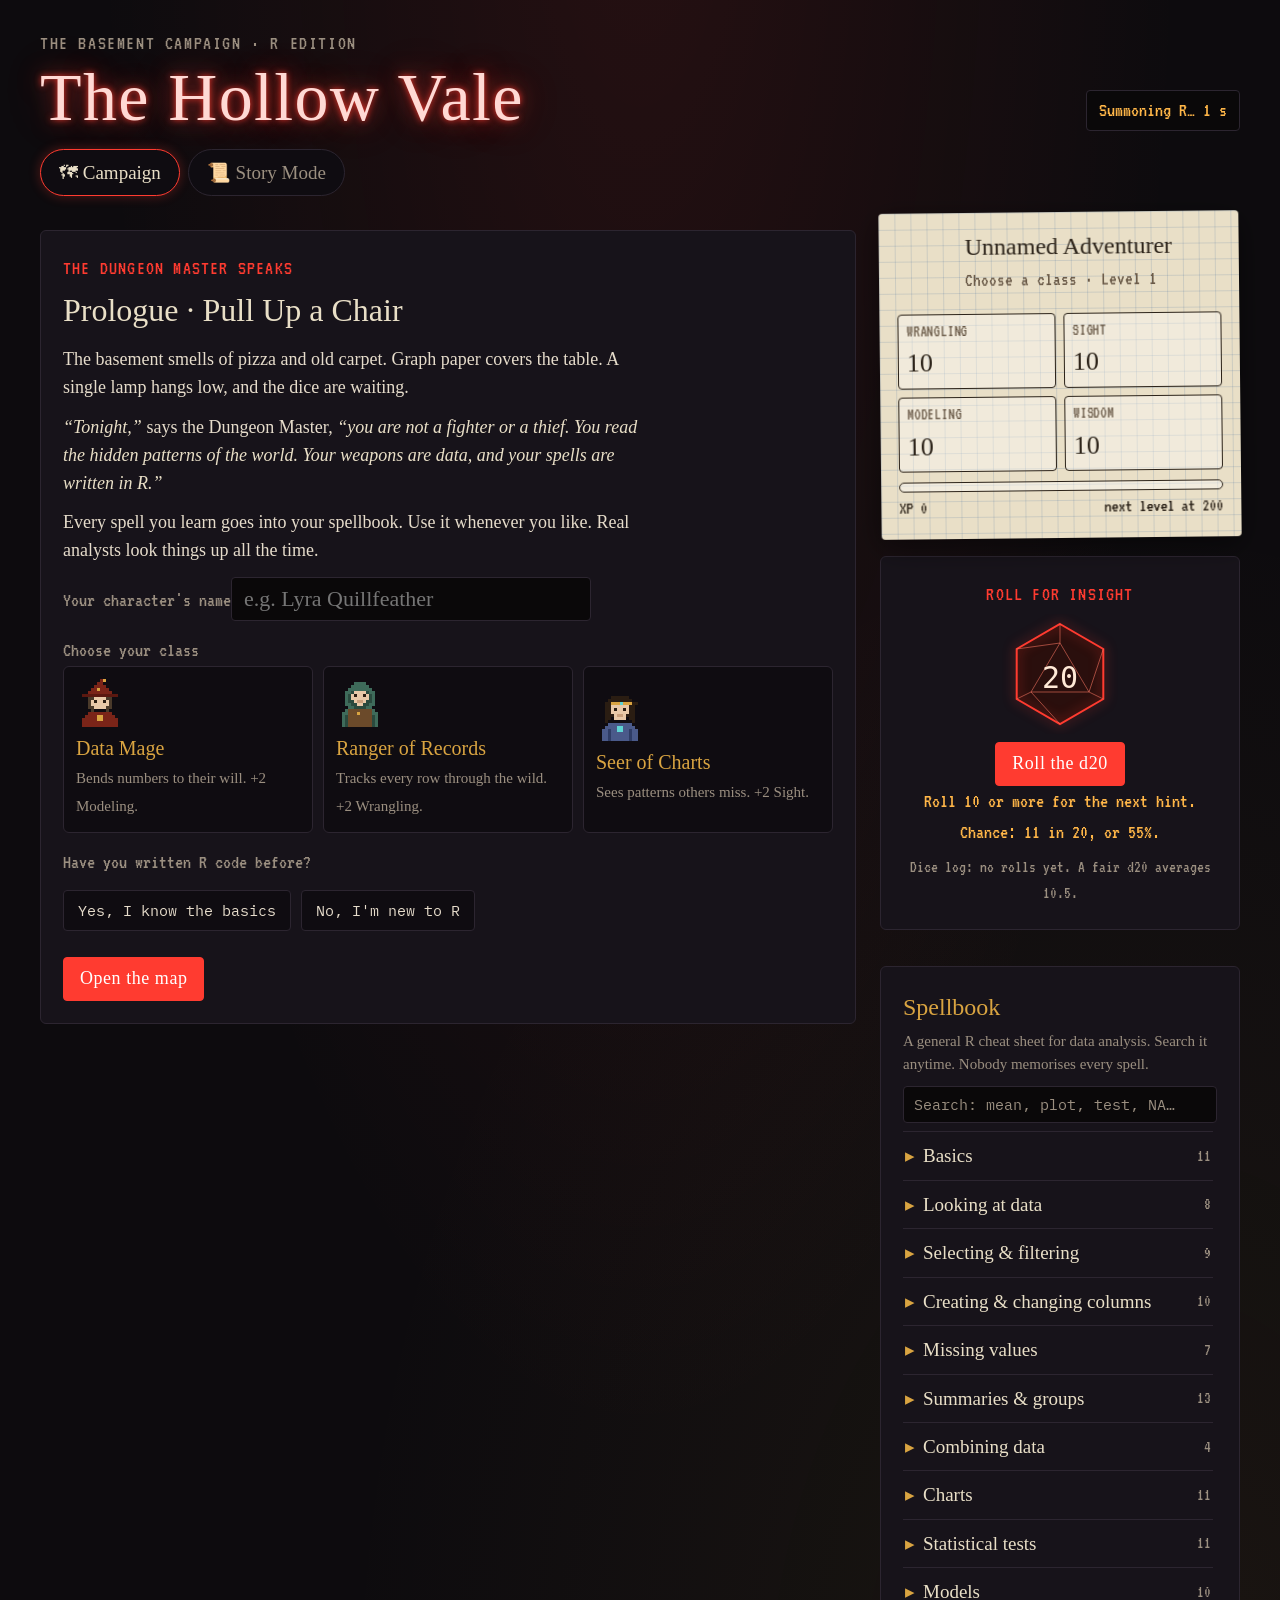
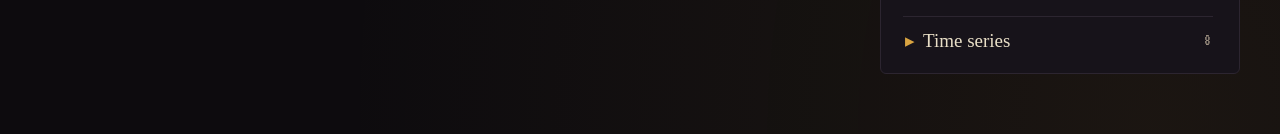
<file: index.html>
<!DOCTYPE html>
<html lang="en">
<head>
<meta charset="utf-8">
<meta name="viewport" content="width=device-width, initial-scale=1">
<title>The Hollow Vale</title>
<meta name="theme-color" content="#0d0b0e">
<meta name="description" content="Learn data analysis in R through a fantasy tabletop campaign.">
<link rel="manifest" href="manifest.webmanifest">
<link rel="icon" type="image/png" sizes="192x192" href="icons/icon-192.png">
<link rel="apple-touch-icon" href="icons/apple-touch-icon.png">
<meta name="apple-mobile-web-app-capable" content="yes">
<meta name="mobile-web-app-capable" content="yes">
<meta name="apple-mobile-web-app-status-bar-style" content="black-translucent">
<meta name="apple-mobile-web-app-title" content="Hollow Vale">
<link rel="preconnect" href="https://fonts.googleapis.com">
<link rel="preconnect" href="https://fonts.gstatic.com" crossorigin>
<link href="https://fonts.googleapis.com/css2?family=IM+Fell+English+SC&family=IM+Fell+English:ital@0;1&family=VT323&family=IBM+Plex+Mono:wght@400;600&display=swap" rel="stylesheet">
<style>
:root {
  /* One visual world: a 1983 basement table. Wood-dark, candle-gold, neon-red title, amber terminal. */
  --bg: #0d0b0e;
  --panel: #17131a;
  --paper: #e9dfc7;
  --ink: #e6dccb;
  --muted: #9b8f80;
  --neon: #ff3b30;
  --gold: #d9a441;
  --amber: #ffb648;
  --line: #2c2530;
  --good: #7fc97f;
  --bad: #ff6b5e;
  --display: "IM Fell English SC", "Iowan Old Style", Georgia, serif;
  --body: "IM Fell English", "Iowan Old Style", Georgia, serif;
  --term: "VT323", "Courier New", monospace;
  --code: "IBM Plex Mono", ui-monospace, Menlo, monospace;
  /* Layout: story column on the left, character sheet + spellbook pinned on the right. */
  color-scheme: dark;
}
* { box-sizing: border-box; }
html, body { margin: 0; background: var(--bg); color: var(--ink); }
body {
  font-family: var(--body);
  font-size: 18px;
  line-height: 1.55;
  background:
    radial-gradient(ellipse at 50% -10%, rgba(255,59,48,.10), transparent 60%),
    radial-gradient(ellipse at 90% 100%, rgba(217,164,65,.07), transparent 50%),
    var(--bg);
  min-height: 100vh;
}
button { font: inherit; cursor: pointer; }
:focus-visible { outline: 2px solid var(--gold); outline-offset: 2px; }

header {
  padding: 28px 20px 18px;
  text-align: left;
  max-width: 1240px; margin: 0 auto;
  display: flex; flex-wrap: wrap; align-items: flex-end; justify-content: space-between; gap: 12px;
}
.eyebrow { font-family: var(--term); color: var(--muted); font-size: 20px; letter-spacing: .08em; }
h1 {
  font-family: var(--display);
  font-weight: 400;
  font-size: clamp(38px, 6vw, 68px);
  line-height: 1;
  margin: 4px 0 0;
  color: #ffd9d4;
  letter-spacing: .02em;
  text-shadow: 0 0 6px rgba(255,59,48,.9), 0 0 22px rgba(255,59,48,.55), 0 0 48px rgba(255,59,48,.3);
  text-wrap: balance;
}
.status {
  font-family: var(--term); font-size: 20px; color: var(--amber);
  border: 1px solid var(--line); padding: 4px 12px; border-radius: 4px; background: #0a0809;
}
.status.ready { color: var(--good); }

main {
  max-width: 1240px; margin: 0 auto; padding: 0 20px 60px;
  display: grid; grid-template-columns: minmax(0, 1fr) 360px; gap: 24px; align-items: start;
}
@media (max-width: 900px) { main { grid-template-columns: 1fr; } }

/* Quest track */
.track { display: flex; gap: 6px; flex-wrap: wrap; margin-bottom: 18px; }
.track span {
  font-family: var(--term); font-size: 18px; padding: 2px 10px; border-radius: 3px;
  border: 1px solid var(--line); color: var(--muted);
}
.track span.done { color: var(--gold); border-color: #5a4520; }
.track span.now { color: #fff; border-color: var(--neon); box-shadow: 0 0 10px rgba(255,59,48,.35); }

.card { background: var(--panel); border: 1px solid var(--line); border-radius: 6px; padding: 22px; }
.card + .card { margin-top: 18px; }

.dm-label { font-family: var(--term); color: var(--neon); font-size: 20px; letter-spacing: .06em; }
.chapter { font-family: var(--display); font-size: 32px; margin: 2px 0 10px; color: var(--paper); font-weight: 400; text-wrap: balance; }
.narration p { margin: 0 0 12px; max-width: 66ch; }
.narration em { color: var(--paper); }
.task {
  border-left: 3px solid var(--gold); padding: 10px 14px; margin: 14px 0 4px;
  background: rgba(217,164,65,.06); max-width: 70ch;
}
.task b { font-family: var(--display); font-weight: 400; color: var(--gold); letter-spacing: .03em; }
code, .inline { font-family: var(--code); font-size: 15px; background: #0a0809; padding: 1px 5px; border-radius: 3px; color: var(--amber); }

/* Enemy */
.enemy { display: flex; gap: 16px; align-items: center; border: 1px dashed #5a2522; border-radius: 6px; padding: 12px 14px; margin: 14px 0; background: rgba(255,59,48,.04); }
.enemy canvas { flex: none; }
.enemy-name { font-family: var(--display); font-size: 22px; color: var(--bad); }
.hp { height: 10px; background: #2a1414; border-radius: 5px; overflow: hidden; margin-top: 6px; width: 220px; max-width: 100%; }
.hp > div { height: 100%; background: linear-gradient(90deg, #a51f17, var(--neon)); transition: width .8s ease; }
.enemy small { font-family: var(--term); color: var(--muted); font-size: 18px; }

/* Predict */
.choices { display: flex; flex-wrap: wrap; gap: 10px; margin: 12px 0; }
.choice {
  background: #0f0c11; color: var(--ink); border: 1px solid var(--line); border-radius: 4px;
  padding: 8px 14px; font-family: var(--code); font-size: 15px;
}
.choice:hover { border-color: var(--gold); }
.choice.picked { border-color: var(--gold); color: var(--gold); }

/* Editor */
.editor-wrap { margin-top: 14px; border: 1px solid var(--line); border-radius: 6px; overflow: hidden; background: #08070a; }
.editor-bar { display: flex; justify-content: space-between; align-items: center; padding: 6px 10px; border-bottom: 1px solid var(--line); font-family: var(--term); font-size: 18px; color: var(--muted); gap: 8px; flex-wrap: wrap; }
textarea#code {
  width: 100%; min-height: 170px; resize: vertical; border: 0; outline: none;
  background: #08070a; color: #f3e9d6; font-family: var(--code); font-size: 15px; line-height: 1.6;
  padding: 12px 14px; tab-size: 4;
}
.actions { display: flex; gap: 10px; flex-wrap: wrap; padding: 10px; border-top: 1px solid var(--line); }
.btn {
  border: 1px solid var(--gold); color: var(--bg); background: var(--gold);
  padding: 7px 16px; border-radius: 4px; font-family: var(--display); font-size: 18px; letter-spacing: .03em;
}
.btn:hover { filter: brightness(1.1); }
.btn:disabled { opacity: .45; cursor: not-allowed; }
.btn.ghost { background: transparent; color: var(--gold); }
.btn.red { background: var(--neon); border-color: var(--neon); color: #fff; }
pre.out {
  margin: 0; padding: 12px 14px; border-top: 1px solid var(--line); background: #050405;
  font-family: var(--term); font-size: 19px; line-height: 1.25; color: var(--amber);
  white-space: pre; overflow-x: auto; max-height: 320px; overflow-y: auto; min-height: 44px;
}
pre.out.err { white-space: pre-wrap; }
@media (max-width: 500px) { pre.out { font-size: 16px; } textarea#code { font-size: 14px; } }
pre.out.err { color: var(--bad); }
.verdict { margin-top: 12px; padding: 12px 14px; border-radius: 6px; font-size: 17px; display: none; }
.verdict.show { display: block; }
.verdict.ok { border: 1px solid #3b5f3b; background: rgba(127,201,127,.08); }
.verdict.no { border: 1px solid #6a2a25; background: rgba(255,107,94,.07); }
.lesson { margin-top: 10px; font-size: 16px; color: var(--muted); }
.lesson b { color: var(--paper); font-weight: 400; font-family: var(--display); }

/* Character creation */
.create { display: grid; gap: 14px; margin-top: 10px; }
.create label { font-family: var(--term); font-size: 20px; color: var(--muted); }
.create input {
  width: 100%; max-width: 360px; background: #0a0809; border: 1px solid var(--line); color: var(--paper);
  font-family: var(--display); font-size: 22px; padding: 8px 12px; border-radius: 4px;
}
.classes { display: grid; grid-template-columns: repeat(auto-fit, minmax(170px, 1fr)); gap: 10px; }
.cls { text-align: left; background: #0f0c11; color: var(--ink); border: 1px solid var(--line); border-radius: 6px; padding: 12px; }
.cls:hover { border-color: #6b5530; }
.cls.picked { border-color: var(--gold); box-shadow: 0 0 0 1px var(--gold) inset; }
.cls strong { display: block; font-family: var(--display); font-weight: 400; font-size: 20px; color: var(--gold); }
.cls span { font-size: 15px; color: var(--muted); }

/* Sidebar */
aside { position: sticky; top: 16px; display: grid; gap: 18px; }
@media (max-width: 900px) { aside { position: static; } }
.sheet {
  background-color: var(--paper); color: #2b2218;
  background-image:
    linear-gradient(rgba(70,110,160,.18) 1px, transparent 1px),
    linear-gradient(90deg, rgba(70,110,160,.18) 1px, transparent 1px);
  background-size: 16px 16px;
  border-radius: 4px; padding: 16px 18px; box-shadow: 0 8px 30px rgba(0,0,0,.5);
  transform: rotate(-.6deg);
}
.sheet h3 { margin: 0; font-family: var(--display); font-weight: 400; font-size: 24px; }
.sheet .sub { font-family: var(--term); font-size: 19px; color: #6a5a48; margin-bottom: 8px; }
.stats { display: grid; grid-template-columns: repeat(2, 1fr); gap: 8px; margin: 10px 0; }
.stat { border: 1.5px solid #2b2218; border-radius: 4px; padding: 4px 8px; background: rgba(255,255,255,.35); }
.stat small { display: block; font-family: var(--term); font-size: 16px; color: #6a5a48; text-transform: uppercase; letter-spacing: .05em; }
.stat b { font-family: var(--display); font-weight: 400; font-size: 26px; font-variant-numeric: tabular-nums; }
.xpbar { height: 10px; border: 1.5px solid #2b2218; border-radius: 5px; overflow: hidden; background: rgba(255,255,255,.4); }
.xpbar > div { height: 100%; background: #8a2a1e; transition: width .6s ease; }
.xptext { font-family: var(--term); font-size: 18px; display: flex; justify-content: space-between; margin-top: 3px; }

.dice { text-align: center; }
.dice canvas { display: block; margin: 4px auto 8px; }
.dice .roll-result { font-family: var(--term); font-size: 20px; color: var(--amber); min-height: 26px; }
.dice .log { font-family: var(--term); font-size: 17px; color: var(--muted); margin-top: 6px; }
.hintbox { text-align: left; margin-top: 10px; font-size: 16px; padding: 10px 12px; border: 1px solid #5a4520; border-radius: 4px; background: rgba(217,164,65,.07); display: none; }
.hintbox.show { display: block; }

.spellbook h3 { margin: 0 0 4px; font-family: var(--display); font-weight: 400; font-size: 24px; color: var(--gold); }
.spellbook .sub { font-size: 15px; color: var(--muted); margin-bottom: 10px; }
.spell { border-top: 1px solid var(--line); padding: 9px 0; }
.spell .sig { font-family: var(--code); font-size: 14px; color: var(--amber); word-break: break-word; }
.spell .what { font-size: 15px; color: var(--ink); }
.spell .ex { font-family: var(--code); font-size: 13px; color: var(--muted); }
.spell.locked { opacity: .38; }
.spell.locked .sig::after { content: "  · not yet learned"; font-family: var(--term); color: var(--muted); font-size: 16px; }
.spell.fresh .sig { text-shadow: 0 0 8px rgba(255,182,72,.6); }
.spellbook .scroll { max-height: 420px; overflow-y: auto; padding-right: 4px; }

.reveal { font-family: var(--term); font-size: 20px; color: var(--paper); margin-top: 8px; }
.levelup {
  position: fixed; left: 50%; top: 22%; transform: translate(-50%, -50%) scale(.9);
  font-family: var(--display); font-size: clamp(30px, 6vw, 56px); color: #ffe7a8; pointer-events: none;
  text-shadow: 0 0 12px rgba(217,164,65,.9), 0 0 40px rgba(217,164,65,.5);
  opacity: 0; transition: opacity .4s, transform .4s; z-index: 10; white-space: nowrap;
}
.levelup.show { opacity: 1; transform: translate(-50%, -50%) scale(1); }
.reset { background: none; border: 0; color: var(--muted); font-family: var(--term); font-size: 18px; text-decoration: underline; padding: 0; }

@media (prefers-reduced-motion: reduce) {
  * { transition: none !important; animation: none !important; }
}

/* ---------- Campaign map ---------- */
.mapcard { padding: 0; overflow: hidden; }
.maphead { padding: 18px 22px 6px; display: flex; flex-wrap: wrap; justify-content: space-between; align-items: baseline; gap: 8px; }
.maphead .chapter { margin: 0; }
.mapwrap {
  margin: 0 14px 14px; border-radius: 6px; overflow: hidden; position: relative;
  background: #d9c9a3;
  box-shadow: inset 0 0 60px rgba(80,50,20,.55), inset 0 0 8px rgba(80,50,20,.6);
}
.mapwrap svg { display: block; width: 100%; height: auto; }
.node { cursor: pointer; }
.node:focus { outline: none; }
.node:focus-visible .ring { stroke: #1f5fbf; stroke-width: 4; }
.node .ring { fill: #f3e6c4; stroke: #3b2a1a; stroke-width: 3; transition: transform .2s; }
.node.open .ring { fill: #ffe2dc; stroke: #b3241b; }
.node.done .ring { fill: #f6e2a6; stroke: #8a6418; }
.node.locked { cursor: default; }
.node.locked .ring { fill: #cbbd9c; stroke: #8b7a5c; stroke-dasharray: 4 3; }
.node .num { font-family: var(--display); font-size: 24px; fill: #3b2a1a; text-anchor: middle; dominant-baseline: central; pointer-events: none; }
.node.locked .num { fill: #8b7a5c; }
.node .lbl { font-family: var(--display); font-size: 21px; fill: #2b1d10; text-anchor: middle; pointer-events: none; paint-order: stroke; stroke: rgba(230,214,176,.9); stroke-width: 5px; }
.node.locked .lbl { fill: #7d6c50; }
.node .sublbl { font-family: var(--term); font-size: 17px; fill: #5c4630; text-anchor: middle; pointer-events: none; paint-order: stroke; stroke: rgba(230,214,176,.9); stroke-width: 4px; }
.node.open .pulse { fill: none; stroke: #e0372c; stroke-width: 2.5; transform-box: fill-box; transform-origin: center; animation: pulse 1.8s ease-out infinite; }
@keyframes pulse { from { transform: scale(1); opacity: .9; } to { transform: scale(1.7); opacity: 0; } }
.maptitle { font-family: var(--display); fill: #3b2a1a; font-size: 34px; letter-spacing: .06em; }
.mapnote { font-family: var(--body); font-style: italic; fill: #5c4630; font-size: 16px; }

.sessions { display: grid; gap: 10px; padding: 0 14px 16px; }
.sess {
  display: flex; gap: 14px; align-items: center; text-align: left; width: 100%;
  background: #0f0c11; color: var(--ink); border: 1px solid var(--line); border-radius: 6px; padding: 12px 14px;
}
.sess:not(:disabled):hover { border-color: var(--gold); }
.sess:disabled { opacity: .5; cursor: default; }
.sess .badge { flex: none; width: 38px; height: 38px; border-radius: 50%; display: grid; place-items: center; font-family: var(--display); font-size: 20px; border: 2px solid var(--line); }
.sess.done .badge { border-color: var(--gold); color: var(--gold); }
.sess.open .badge { border-color: var(--neon); color: #fff; box-shadow: 0 0 10px rgba(255,59,48,.4); }
.sess strong { display: block; font-family: var(--display); font-weight: 400; font-size: 20px; color: var(--paper); }
.sess span { font-size: 15px; color: var(--muted); }
.sess .state { margin-left: auto; font-family: var(--term); font-size: 18px; color: var(--muted); white-space: nowrap; }
.sess.done .state { color: var(--gold); }
.sess.open .state { color: var(--neon); }

.backlink { background: none; border: 1px solid var(--line); color: var(--gold); font-family: var(--term); font-size: 18px; padding: 2px 10px; border-radius: 3px; }
.backlink:hover { border-color: var(--gold); }

/* ---------- Visions (R plots) ---------- */
.visions { display: grid; gap: 10px; padding: 10px; border-top: 1px solid var(--line); background: #050405; }
.visions:empty { display: none; }
.vision { background: var(--paper); padding: 8px; border-radius: 4px; box-shadow: 0 4px 18px rgba(0,0,0,.5); }
.vision canvas { display: block; width: 100%; height: auto; }
.vision small { display: block; font-family: var(--term); font-size: 16px; color: #6a5a48; margin-top: 4px; }
.spellgroup { font-family: var(--term); font-size: 17px; color: var(--muted); letter-spacing: .06em; margin: 12px 0 2px; }
@media (max-width: 700px) {
  .mapwrap { overflow-x: auto; -webkit-overflow-scrolling: touch; }
  .mapwrap svg { width: 760px; max-width: none; }
  .maphint { display: block; }
}
.maphint { display: none; font-family: var(--term); font-size: 17px; color: var(--muted); padding: 0 16px 8px; }
@media (max-width: 900px) { main { grid-template-columns: minmax(0, 1fr); } }
/* ---------- General spellbook ---------- */
.spellsearch { width: 100%; background: #0a0809; border: 1px solid var(--line); color: var(--paper); font-family: var(--code); font-size: 15px; padding: 8px 10px; border-radius: 4px; margin-bottom: 8px; }
.spellsearch::placeholder { color: var(--muted); }
.spellcat { border-top: 1px solid var(--line); }
.spellcat summary { cursor: pointer; padding: 9px 2px; font-family: var(--display); font-size: 19px; color: var(--paper); list-style: none; display: flex; justify-content: space-between; align-items: center; }
.spellcat summary::-webkit-details-marker { display: none; }
.spellcat summary::before { content: "▸"; color: var(--gold); margin-right: 8px; transition: transform .15s; }
.spellcat[open] summary::before { transform: rotate(90deg); }
.spellcat summary span { margin-left: auto; font-family: var(--term); font-size: 17px; color: var(--muted); }
.spellcat .spell { border-top: 1px dashed #2a232e; padding: 8px 0 8px 16px; }
.spellbook .scroll { max-height: 520px; }
.sr-only { position: absolute; width: 1px; height: 1px; overflow: hidden; clip: rect(0 0 0 0); white-space: nowrap; }
.maptip { margin: 0 14px 12px; padding: 10px 14px; border-left: 3px solid var(--neon); background: rgba(255,59,48,.07); font-size: 16px; }
.maptip b { font-family: var(--display); font-weight: 400; color: var(--paper); }
/* ---------- Tiered hints ---------- */
.hints { margin-top: 12px; display: grid; gap: 8px; max-width: 70ch; }
.hints-head { display: flex; align-items: center; gap: 10px; }
.hints-head .dm-label { font-size: 18px; }
.hint-dots { display: inline-flex; gap: 5px; }
.hint-dots i { width: 10px; height: 10px; border-radius: 50%; border: 1.5px solid var(--gold); display: inline-block; }
.hint-dots i.on { background: var(--gold); }
.hint { font-size: 16px; padding: 8px 12px; border: 1px solid #5a4520; border-radius: 4px; background: rgba(217,164,65,.06); }
.hint b { font-family: var(--display); font-weight: 400; color: var(--gold); }
.reveal-box { border-color: #6a2a25; background: rgba(255,59,48,.06); display: grid; gap: 8px; }
.reveal-box b { color: var(--bad); }
.reveal-box pre { margin: 0; font-family: var(--code); font-size: 14px; color: var(--amber); background: #08070a; padding: 10px 12px; border-radius: 4px; overflow-x: auto; white-space: pre; }
.reveal-box .btn { justify-self: start; }
.hint-actions { display: flex; flex-wrap: wrap; gap: 8px; }
.btn.small { font-size: 16px; padding: 5px 12px; }
.btn.warn { color: var(--bad); border-color: #6a2a25; }
.hint-note { font-family: var(--term); font-size: 17px; color: var(--muted); min-height: 0; }
.hint-note:empty { display: none; }
/* ---------- Feedback form ---------- */
.fbcard { margin-top: 18px; border-color: #5a4520; }
.fbintro, .fbdone { margin: 0 0 12px; font-size: 16px; color: var(--muted); max-width: 66ch; }
.fbdone { color: var(--good); }
.fbform { display: grid; gap: 14px; }
.fbform fieldset { border: 0; padding: 0; margin: 0; }
.fbform legend, .fbform label { font-family: var(--term); font-size: 19px; color: var(--paper); margin-bottom: 4px; padding: 0; }
.fbform .choices { margin: 6px 0 0; }
.fbform textarea { width: 100%; background: #0a0809; border: 1px solid var(--line); color: var(--paper); font-family: var(--body); font-size: 16px; padding: 8px 10px; border-radius: 4px; resize: vertical; }
.fbstatus { align-self: center; font-size: 16px; color: var(--muted); }
/* ---------- Interpretation questions ---------- */
.interp { margin-top: 14px; border-color: #5a4520; }
.interp.done { border-color: #3b5f3b; }
.interp .iq { font-size: 18px; margin: 6px 0 12px; max-width: 66ch; color: var(--paper); }
.iopts { display: grid; gap: 8px; }
.iopt { text-align: left; background: #0f0c11; color: var(--ink); border: 1px solid var(--line); border-radius: 6px; padding: 10px 14px; font-size: 16px; display: grid; gap: 6px; }
.iopt:not(:disabled):hover { border-color: var(--gold); }
.iopt:disabled { cursor: default; }
.iopt.right { border-color: #3b5f3b; background: rgba(127,201,127,.08); }
.iopt.wrong { border-color: #6a2a25; background: rgba(255,107,94,.06); }
.iopt small { font-size: 15px; color: var(--muted); }
.iopt.right small { color: var(--good); }
.iresult { margin-top: 10px; font-family: var(--term); font-size: 18px; color: var(--good); }
.iresult.muted { color: var(--muted); }
/* ---------- Pixel art ---------- */
canvas.portrait, canvas.heroart, canvas.clsart, #enemyArt { image-rendering: pixelated; image-rendering: crisp-edges; }
.chead { display: flex; gap: 14px; align-items: center; margin-bottom: 6px; }
.chead .chapter { margin-bottom: 2px; }
.portrait { flex: none; width: 64px; height: 64px; background: #0f0c11; border: 2px solid #5a4520; border-radius: 6px; padding: 2px; box-shadow: 0 0 0 1px #000 inset; }
.npcname { font-family: var(--term); font-size: 18px; color: var(--muted); }
.sheethead { display: flex; gap: 12px; align-items: center; }
.heroart { flex: none; width: 56px; height: 56px; border: 1.5px solid #2b2218; border-radius: 4px; background: rgba(255,255,255,.4); }
.clsart { display: block; width: 48px; height: 48px; margin-bottom: 6px; }
.enemy { position: relative; }
#enemyArt { width: 96px; height: 96px; animation: bob 2.4s ease-in-out infinite; filter: drop-shadow(0 4px 6px rgba(0,0,0,.6)); }
@keyframes bob { 0%, 100% { transform: translateY(0); } 50% { transform: translateY(-4px); } }
.enemy.hit #enemyArt { animation: shake .5s linear; }
@keyframes shake { 0%,100% { transform: translateX(0); } 20% { transform: translateX(-6px); } 40% { transform: translateX(6px); } 60% { transform: translateX(-4px); } 80% { transform: translateX(4px); } }
.enemy.hit { box-shadow: 0 0 0 2px var(--neon) inset; }
.enemy.defeated #enemyArt { animation: none; opacity: .45; transform: translateY(6px) rotate(-8deg); transition: all .8s; }
.enemy.defeated .enemy-name { text-decoration: line-through; color: var(--muted); }
@media (max-width: 500px) { #enemyArt { width: 72px; height: 72px; } .portrait { width: 52px; height: 52px; } }
/* ---------- Map icons & fog ---------- */
.mapwrap .wheel { transform-box: fill-box; transform-origin: center; animation: spin 6s linear infinite; }
@keyframes spin { to { transform: rotate(360deg); } }
.mapwrap .glow { animation: glow 2.2s ease-in-out infinite; }
@keyframes glow { 0%, 100% { opacity: .35; } 50% { opacity: 1; } }
.mapwrap .bob { animation: shipbob 3s ease-in-out infinite; }
@keyframes shipbob { 0%, 100% { transform: translateY(0); } 50% { transform: translateY(-3px); } }
.mapwrap .fog circle { fill: #f1ebdd; opacity: .9; filter: url(#fogblur); }
.mapwrap .fog.clearing { animation: fogclear 2.6s ease-out forwards; transform-box: fill-box; transform-origin: center; }
@keyframes fogclear { 0% { opacity: 1; } 30% { opacity: 1; } 100% { opacity: 0; transform: scale(1.4); } }
/* ---------- Editor with syntax colours ---------- */
.codebox { position: relative; background: #08070a; }
.codebox textarea#code, .codebox pre.hl {
  font-family: var(--code); font-size: 15px; line-height: 1.6; padding: 12px 14px; margin: 0; border: 0; tab-size: 4;
  white-space: pre-wrap; overflow-wrap: anywhere; word-break: normal; letter-spacing: 0;
}
.codebox pre.hl { position: absolute; inset: 0; overflow: hidden; pointer-events: none; color: #f3e9d6; }
.codebox textarea#code { position: relative; background: transparent; color: transparent; caret-color: #ffe2a0; z-index: 1; }
.codebox textarea#code::selection { background: rgba(217,164,65,.35); color: transparent; }
@media (max-width: 500px) { .codebox textarea#code, .codebox pre.hl { font-size: 14px; } }
.t-c { color: #8a7d6e; font-style: italic; }
.t-s { color: #9fc77f; }
.t-n { color: #ff9f6b; }
.t-k { color: #ff6b5e; }
.t-f { color: #ffcf7a; }
.t-o { color: #e09dd0; }
.t-blank { color: #fff; background: rgba(255,59,48,.35); border-radius: 2px; box-shadow: 0 0 0 1px rgba(255,59,48,.7); }

/* ---------- CRT output ---------- */
pre.out {
  background-color: #050405;
  background-image: repeating-linear-gradient(to bottom, rgba(255,182,72,.045) 0 1px, transparent 1px 3px);
  text-shadow: 0 0 6px rgba(255,182,72,.45);
  box-shadow: inset 0 0 30px rgba(0,0,0,.8);
}
pre.out.err { text-shadow: 0 0 6px rgba(255,107,94,.4); }

/* ---------- Dice ---------- */
#d20.rolling { animation: dieroll .7s cubic-bezier(.3,.7,.4,1); }
@keyframes dieroll { 0% { transform: rotate(0) scale(1); } 40% { transform: rotate(320deg) scale(1.15) translateY(-10px); } 100% { transform: rotate(720deg) scale(1); } }
#d20.landed { animation: dieland .35s ease-out; }
@keyframes dieland { 0% { transform: scale(1.12); } 60% { transform: scale(.94); } 100% { transform: scale(1); } }
#d20.crit { filter: drop-shadow(0 0 14px rgba(255,211,77,.9)); }
.enemy > div { flex: 1; min-width: 0; }
.enemy .hp { width: 100%; max-width: 260px; }
/* ---------- Symbol bar ---------- */
.symbar { display: flex; gap: 6px; overflow-x: auto; padding: 8px 10px; border-bottom: 1px solid var(--line); background: #0d0b0e; -webkit-overflow-scrolling: touch; scrollbar-width: thin; }
.sym { flex: none; min-width: 40px; height: 36px; padding: 0 10px; font-family: var(--code); font-size: 15px; color: var(--amber); background: #17131a; border: 1px solid var(--line); border-radius: 5px; }
.sym:hover { border-color: var(--gold); }
.sym:active { background: #2a2230; }
/* ---------- Error line ---------- */
.codebox pre.hl .ln.err { background: rgba(255,59,48,.18); box-shadow: -14px 0 0 0 rgba(255,59,48,.18), 14px 0 0 0 rgba(255,59,48,.18), inset 3px 0 0 var(--neon); }
/* ---------- Continue card ---------- */
.contcard { display: flex; align-items: center; gap: 14px; width: calc(100% - 28px); margin: 0 14px 12px; padding: 12px 16px; text-align: left; background: linear-gradient(90deg, rgba(255,59,48,.14), rgba(255,59,48,.03)); border: 1px solid #6a2a25; border-radius: 8px; color: var(--ink); }
.contcard:hover { border-color: var(--neon); }
.contcard small { display: block; font-family: var(--term); font-size: 17px; color: var(--neon); letter-spacing: .04em; }
.contcard strong { display: block; font-family: var(--display); font-weight: 400; font-size: 22px; color: var(--paper); }
.contcard .contgo { margin-left: auto; font-size: 26px; color: var(--neon); }
/* ---------- Data viewer ---------- */
.viewer { position: fixed; inset: 0; background: rgba(5,4,6,.78); display: none; align-items: center; justify-content: center; z-index: 20; padding: 16px; }
.viewer.open { display: flex; }
.vpanel { background: var(--panel); border: 1px solid #5a4520; border-radius: 8px; width: min(1000px, 100%); max-height: 100%; display: flex; flex-direction: column; padding: 16px; gap: 10px; box-shadow: 0 20px 60px rgba(0,0,0,.6); }
.vhead { display: flex; justify-content: space-between; align-items: center; }
.vclose { background: none; border: 1px solid var(--line); color: var(--paper); font-size: 24px; width: 40px; height: 40px; border-radius: 6px; line-height: 1; }
.vtabs { display: flex; gap: 6px; flex-wrap: wrap; }
.vtab { font-family: var(--code); font-size: 14px; padding: 5px 12px; background: #0f0c11; color: var(--muted); border: 1px solid var(--line); border-radius: 4px; }
.vtab.on { color: var(--gold); border-color: var(--gold); }
.vmeta { font-family: var(--term); font-size: 18px; color: var(--muted); }
.vtable { overflow: auto; border: 1px solid var(--line); border-radius: 4px; background: var(--paper); flex: 1; min-height: 200px; max-height: 65vh; }
.vtable table { border-collapse: collapse; font-family: var(--code); font-size: 13px; color: #2b2218; white-space: nowrap; }
.vtable th { position: sticky; top: 0; background: #d9c9a3; text-align: left; padding: 6px 10px; border-bottom: 2px solid #8a6418; border-right: 1px solid rgba(70,110,160,.25); }
.vtable th span { display: block; font-weight: 600; }
.vtable th small { display: block; font-family: var(--term); font-size: 15px; color: #7a5a3a; font-weight: 400; }
.vtable td { padding: 4px 10px; border-bottom: 1px solid rgba(70,110,160,.18); border-right: 1px solid rgba(70,110,160,.12); }
.vtable td.num { text-align: right; font-variant-numeric: tabular-nums; }
.vtable td.na { color: #b3241b; font-weight: 600; background: rgba(179,36,27,.08); }
.vtable .rn { color: #8a7d6e; text-align: right; background: #e6d9bb; position: sticky; left: 0; }
.vtable th.rn { z-index: 1; }
.vtable tbody tr:hover td { background: rgba(217,164,65,.18); }
.vnote { font-size: 14px; color: var(--muted); }
/* ---------- Install button (app build only) ---------- */
.installbtn { position: fixed; right: 16px; bottom: 16px; z-index: 15; font-family: var(--display); font-size: 18px; padding: 10px 16px; border-radius: 999px; border: 1px solid var(--gold); background: #17131a; color: var(--gold); box-shadow: 0 6px 24px rgba(0,0,0,.6); }
.installbtn:hover { background: var(--gold); color: var(--bg); }
.installbtn[hidden] { display: none; }
/* ---------- Modes & Story Mode ---------- */
.modes { max-width: 1240px; margin: 0 auto 16px; padding: 0 20px; display: flex; gap: 8px; }
.modes[hidden] { display: none; }
.modes button { font-family: var(--display); font-size: 19px; padding: 8px 18px; border-radius: 999px; border: 1px solid var(--line); background: #0f0c11; color: var(--muted); }
.modes button.on { color: var(--paper); border-color: var(--neon); box-shadow: 0 0 12px rgba(255,59,48,.3); }
.storycode { width: 100%; background: #0a0809; border: 1px solid var(--line); color: var(--amber); font-family: var(--code); font-size: 13px; padding: 8px 10px; border-radius: 4px; resize: vertical; word-break: break-all; }
.filebtn { display: inline-flex; align-items: center; }
.storyrow { display: grid; gap: 4px; }
.storyactions { display: flex; gap: 14px; padding: 0 4px 6px 66px; }
.sharebox { margin-top: 14px; padding-top: 14px; border-top: 1px solid var(--line); display: grid; gap: 8px; }
.sharebox[hidden] { display: none; }
.editor .edgrid { display: grid; gap: 6px 0; }
.editor label { font-family: var(--term); font-size: 19px; color: var(--paper); margin-top: 10px; display: block; }
.editor label small { display: block; font-family: var(--body); font-size: 14px; color: var(--muted); }
.editor input:not([type=checkbox]), .editor textarea { width: 100%; background: #0a0809; border: 1px solid var(--line); color: var(--paper); font-family: var(--body); font-size: 16px; padding: 8px 10px; border-radius: 4px; resize: vertical; }
.editor textarea.codefield { font-family: var(--code); font-size: 14px; color: #f3e9d6; }
.editor .chk { display: flex; gap: 8px; align-items: center; }
.edhead { display: flex; justify-content: space-between; align-items: center; flex-wrap: wrap; gap: 8px; }
.edtools { display: flex; gap: 12px; flex-wrap: wrap; }
.edtools .reset:disabled { opacity: .35; text-decoration: none; cursor: default; }
.edmore { margin-top: 12px; border-top: 1px dashed var(--line); padding-top: 8px; }
.edmore summary { cursor: pointer; font-family: var(--term); font-size: 18px; color: var(--gold); }
.npcpick { display: flex; gap: 8px; flex-wrap: wrap; }
.npcopt { background: #0f0c11; border: 1px solid var(--line); border-radius: 6px; padding: 6px; display: grid; justify-items: center; gap: 2px; color: var(--muted); font-size: 12px; }
.npcopt canvas { width: 48px; height: 48px; image-rendering: pixelated; }
.npcopt.picked { border-color: var(--gold); color: var(--gold); }
</style>
</head>
<body>
<header>
  <div>
    <div class="eyebrow">THE BASEMENT CAMPAIGN · R EDITION</div>
    <h1>The Hollow Vale</h1>
  </div>
  <div id="status" class="status">Summoning R… (first load can take 20–60 s)</div>
</header>

<nav class="modes" id="modes" hidden aria-label="Game mode">
  <button data-mode="map">🗺 Campaign</button>
  <button data-mode="stories">📜 Story Mode</button>
</nav>
<main>
  <section>
    <div class="track" id="track"></div>
    <div id="stage"></div>
  </section>

  <aside>
    <div class="sheet" id="sheet"></div>

    <div class="card dice">
      <div class="dm-label">ROLL FOR INSIGHT</div>
      <canvas id="d20" width="120" height="120" aria-hidden="true"></canvas>
      <button class="btn red" id="rollBtn">Roll the d20</button>
      <div class="roll-result" id="rollResult">Roll 10 or more for the next hint.</div>
      <div class="log" id="diceLog"></div>
    </div>

    <div class="card spellbook">
      <h3>Spellbook</h3>
      <div class="sub">A general R cheat sheet for data analysis. Search it anytime. Nobody memorises every spell.</div>
      <label for="spellSearch" class="sr-only">Search the spellbook</label>
      <input id="spellSearch" class="spellsearch" type="search" placeholder="Search: mean, plot, test, NA…" autocomplete="off" autocapitalize="off">
      <div class="scroll" id="spells"></div>
    </div>
  </aside>
</main>
<div class="levelup" id="levelup">Level Up!</div>

<script>
const R_SETUP = String.raw`## ---------- Shared helpers (run once at boot) ----------
options(width = 70)
G <- new.env(parent = globalenv())

.friendly <- function(msg) {
  tip <- "Something went wrong. Read the message above."
  if (grepl("not found", msg) && grepl("object", msg)) tip <- "The DM doesn't know that name. Check spelling, or run the earlier step first."
  else if (grepl("could not find function", msg)) tip <- "That spell doesn't exist. Check the spellbook for the exact name."
  else if (grepl("undefined columns|subscript out of bounds", msg)) tip <- "That column doesn't exist. Column names are case-sensitive."
  else if (grepl("unexpected|parse", msg)) tip <- "The incantation is malformed. R points at where it got confused, but the mistake is often on the line just above. Check brackets, quotes and commas."
  else if (grepl("non-numeric|invalid 'type'", msg)) tip <- "A spell got the wrong kind of ingredient."
  paste0("Error: ", msg, "\n-> ", tip)
}

.theme <- function() {
  par(bg = "#efe6cf", fg = "#3b2a1a", col = "#3b2a1a", col.axis = "#5c4630", col.lab = "#3b2a1a",
      col.main = "#7a2418", col.sub = "#5c4630", family = "serif", font.main = 1, cex.main = 1.35,
      cex.lab = 1.1, cex.axis = 0.95, las = 1, bty = "l", tcl = -0.3, mgp = c(2.6, 0.6, 0),
      mar = c(4.2, 4.4, 3.2, 1.2))
  palette(c("#7a2418", "#d9a441", "#3e6b5a", "#4a5a8a", "#8a5a2a", "#6b4a7a", "#3b2a1a", "#a8743a"))
  invisible(NULL)
}
.run <- function(src) {
  out <- character(0); ok <- TRUE
  if (dev.cur() > 1) try(.theme(), silent = TRUE)
  exprs <- tryCatch(parse(text = src, keep.source = TRUE), error = function(e) e)
  if (inherits(exprs, "error")) {
    m <- conditionMessage(exprs)
    ln <- suppressWarnings(as.integer(sub("^<text>:(\\d+):.*", "\\1", strsplit(m, "\n")[[1]][1])))
    return(paste0("0\x01", .friendly(m), if (!is.na(ln)) paste0("\x02", ln) else ""))
  }
  refs <- attr(exprs, "srcref")
  for (k in seq_along(exprs)) {
    e <- exprs[[k]]
    res <- tryCatch({
      o <- capture.output(withCallingHandlers({
        v <- withVisible(eval(e, G))
        if (v$visible) print(v$value)
      }, warning = function(w) { cat("Warning:", conditionMessage(w), "\n"); invokeRestart("muffleWarning") }))
      list(ok = TRUE, o = o)
    }, error = function(err) list(ok = FALSE, o = .friendly(conditionMessage(err))))
    out <- c(out, res$o)
    if (!res$ok) {
      ok <- FALSE
      ln <- if (!is.null(refs) && length(refs) >= k) refs[[k]][1] else NA
      if (!is.na(ln)) return(paste0("0\x01", paste(out, collapse = "\n"), "\x02", ln))
      break
    }
  }
  paste0(if (ok) "1" else "0", "\x01", paste(out, collapse = "\n"))
}

.frames <- function() {
  n <- ls(G)
  n <- n[vapply(n, function(x) is.data.frame(get(x, envir = G)), logical(1))]
  paste(n, collapse = ",")
}
.peek <- function(name, max_rows = 500) {
  d <- get(name, envir = G)
  types <- vapply(d, function(col) if (is.factor(col)) "factor" else if (is.numeric(col)) "num" else if (is.logical(col)) "lgl" else "chr", character(1))
  h <- utils::head(d, max_rows)
  cells <- vapply(h, function(col) { v <- if (is.numeric(col)) format(col, digits = 4, trim = TRUE) else as.character(col); v[is.na(col)] <- "NA"; v }, character(nrow(h)))
  if (is.null(dim(cells))) cells <- matrix(cells, nrow = nrow(h))
  rows <- apply(cells, 1, function(r) paste(gsub("[\t\n]", " ", r), collapse = "\t"))
  paste(c(nrow(d), paste(names(d), collapse = "\t"), paste(types, collapse = "\t"), rows), collapse = "\n")
}

.say <- function(ok, msg) paste0(if (ok) "1" else "0", "\x01", msg)
.has <- function(name) exists(name, envir = G, inherits = FALSE)
.fields <- c("Ashgrove" = 0.4, "Briar Hollow" = 3.1, "Cinderfen" = 0.8, "Dunmere" = 5.2,
             "Elderbrook" = 2.3, "Foxmeadow" = 6.1, "Gallows End" = 1.5, "Hearthstone" = 4.4)

## ---------- Session 1: The Blighted Harvest ----------
.setup_s1 <- function() {
  G <<- new.env(parent = globalenv())
  set.seed(1983)
  n <- 6 * length(.fields)
  df <- data.frame(year = rep(1978:1983, each = length(.fields)),
                   field = rep(names(.fields), 6), stringsAsFactors = FALSE)
  df$rainfall_mm <- round(rnorm(n, 700, 90), 1)
  df$soil_ph <- round(rnorm(n, 6.5, 0.35), 2)
  df$mill_distance_km <- unname(.fields[df$field])
  df$yield_bushels <- round(38 + 7.5 * df$mill_distance_km + 0.012 * (df$rainfall_mm - 700) + rnorm(n, 0, 4), 1)
  .MISS <<- sort(sample(n, 6))
  df$rainfall_mm[.MISS] <- NA
  .ORIG <<- df
  assign("df", df, envir = G)
  invisible(TRUE)
}

.s1c1 <- function() {
  if (!.has("n_records")) return(.say(FALSE, "I don't see a variable called n_records yet."))
  n <- G$n_records
  if (!is.numeric(n) || length(n) != 1 || n != nrow(.ORIG))
    return(.say(FALSE, paste0("n_records is ", paste(format(n), collapse = " "), ". The ledger has more entries than that. Count every row of df.")))
  .say(TRUE, sprintf("The ledger holds %d entries: 8 fields over 6 years (1978-1983).", nrow(.ORIG)))
}
.s1c2 <- function() {
  if (!.has("clean")) return(.say(FALSE, "Store your repaired ledger in a variable called clean."))
  cl <- G$clean
  if (!is.data.frame(cl)) return(.say(FALSE, "clean should be a data frame."))
  if (nrow(cl) < nrow(.ORIG)) return(.say(FALSE, sprintf("The goblin laughs. You dropped rows and now clean has only %d of %d entries. Fill the gaps instead of throwing records away.", nrow(cl), nrow(.ORIG))))
  if (any(is.na(cl$rainfall_mm))) return(.say(FALSE, sprintf("%d gaps remain in rainfall_mm.", sum(is.na(cl$rainfall_mm)))))
  med <- median(.ORIG$rainfall_mm, na.rm = TRUE)
  if (!isTRUE(all.equal(cl$rainfall_mm[.MISS], rep(med, length(.MISS)))))
    return(.say(FALSE, sprintf("The gaps are filled, but not with the median (%.1f). Use median() with na.rm = TRUE.", med)))
  .say(TRUE, sprintf("All 6 gaps filled with the median rainfall, %.1f mm. The goblin is vanquished.", med))
}
.s1c3 <- function() {
  if (!.has("worst_field")) return(.say(FALSE, "Store the name of the weakest field in worst_field."))
  w <- G$worst_field
  avg <- tapply(G$clean$yield_bushels, G$clean$field, mean)
  exp <- names(which.min(avg))
  if (is.numeric(w)) return(.say(FALSE, "worst_field is a number, not a name. Wrap which.min() in names()."))
  if (length(w) != 1) return(.say(FALSE, "worst_field should be a single name, not a whole table."))
  if (!identical(unname(as.character(w)), exp)) return(.say(FALSE, paste0("'", w, "' is not the weakest field. Look again at the averages.")))
  .say(TRUE, sprintf("%s averages only %.1f bushels. The best field, %s, averages %.1f.", exp, min(avg), names(which.max(avg)), max(avg)))
}
.s1c4 <- function() {
  if (!.has("corrs")) return(.say(FALSE, "Store the correlations in a variable called corrs."))
  s <- G$corrs
  nums <- G$clean[sapply(G$clean, is.numeric)]
  exp <- cor(nums)[, "yield_bushels"]
  if (!is.numeric(s) || is.null(names(s))) return(.say(FALSE, "corrs should be one named column of the correlation matrix. Pick [, \"yield_bushels\"]."))
  if (!setequal(names(s), names(exp)) || !isTRUE(all.equal(unname(s[names(exp)]), unname(exp))))
    return(.say(FALSE, "Those numbers don't match the correlations of yield_bushels with the other columns."))
  .say(TRUE, "The Oracle's stone glows. Each number shows how strongly a column moves with the harvest.")
}
.s1c5 <- function() {
  if (!.has("culprit")) return(.say(FALSE, "Name the culprit column in a variable called culprit."))
  cc <- G$culprit
  nums <- G$clean[sapply(G$clean, is.numeric)]
  corr <- cor(nums)[, "yield_bushels"]
  corr <- corr[!names(corr) %in% c("yield_bushels", "year")]
  exp <- names(which.max(abs(corr)))
  if (identical(cc, "rainfall_mm")) return(.say(FALSE, "Rainfall is a red herring. Its correlation is weak. Look for the strongest link, positive or negative."))
  if (!identical(unname(as.character(cc)), exp)) return(.say(FALSE, paste0("'", paste(cc, collapse = " "), "' is not the strongest link. Compare the absolute values.")))
  .say(TRUE, sprintf("%s has a correlation of %.2f with the harvest. The fields closest to the Old Mill fail the most.", exp, corr[[exp]]))
}

## ---------- Session 2: Trial at the Old Mill ----------
.setup_s2 <- function() {
  G <<- new.env(parent = globalenv())
  set.seed(1972)
  years <- 1972:1983
  ledger <- data.frame(year = rep(years, each = length(.fields)),
                       field = rep(names(.fields), length(years)), stringsAsFactors = FALSE)
  n <- nrow(ledger)
  ledger$mill_distance_km <- unname(.fields[ledger$field])
  ledger$rainfall_mm <- round(rnorm(n, 700, 90), 1)
  after <- ledger$year >= 1978
  shadow <- 45 * exp(-ledger$mill_distance_km / 1.2)
  base <- 78 + 1 * ledger$mill_distance_km - ifelse(after, shadow, 0)
  ledger$yield_bushels <- round(base + 0.012 * (ledger$rainfall_mm - 700) + rnorm(n, 0, 4), 1)
  .LEDGER <<- ledger
  dist <- round(runif(24, 0.3, 1.5), 1)
  grp <- sample(rep(c("diverted", "control"), 12))
  trial <- data.frame(plot = sprintf("P%02d", 1:24), mill_distance_km = dist, group = grp, stringsAsFactors = FALSE)
  trial$yield_bushels <- round(78 + dist - ifelse(grp == "diverted", 0.2, 1) * 45 * exp(-dist / 1.2) + rnorm(24, 0, 6), 1)
  .TRIAL <<- trial
  assign("ledger", ledger, envir = G)
  assign("trial", trial, envir = G)
  invisible(TRUE)
}

.s2c1 <- function(nimg) {
  src <- if (exists(".src")) .src else ""
  if (nimg < 1) return(.say(FALSE, "No vision appeared. Use plot() to draw the ledger."))
  if (!grepl("mill_distance_km", src) || !grepl("yield_bushels", src))
    return(.say(FALSE, "You drew something, but the Seer asked for yield_bushels against mill_distance_km."))
  .say(TRUE, "The vision shows a rising cloud. Further from the mill, bigger harvests. But look closer. Some near fields once did well.")
}
.s2c2 <- function() {
  L <- G$ledger
  if (is.null(L$period)) return(.say(FALSE, "Add a column called period to ledger."))
  if (is.null(L$zone)) return(.say(FALSE, "Add a column called zone to ledger."))
  ep <- ifelse(.LEDGER$year < 1978, "before", "after")
  ez <- ifelse(.LEDGER$mill_distance_km < 2, "near", "far")
  if (!identical(as.character(L$period), ep)) return(.say(FALSE, "period is not right. Years before 1978 are \"before\", the rest are \"after\"."))
  if (!identical(as.character(L$zone), ez)) return(.say(FALSE, "zone is not right. Fields under 2 km from the mill are \"near\", the rest are \"far\"."))
  .say(TRUE, sprintf("Every entry is tagged. %d near and %d far entries, split around 1978, the year the mill woke.", sum(ez == "near"), sum(ez == "far")))
}
.s2c3 <- function() {
  if (!.has("means")) return(.say(FALSE, "Store the table of averages in a variable called means."))
  m <- G$means
  L <- G$ledger
  exp <- tapply(L$yield_bushels, list(L$zone, L$period), mean)
  if (!is.matrix(m) || !all(dim(m) == c(2, 2))) return(.say(FALSE, "means should be a 2 x 2 table: zone by period. Pass both columns to tapply() inside list()."))
  if (!isTRUE(all.equal(m[rownames(exp), colnames(exp)], exp, check.attributes = FALSE)))
    return(.say(FALSE, "Those averages don't match. Use list(ledger$zone, ledger$period) as the groups."))
  dn <- exp["near", "after"] - exp["near", "before"]
  df <- exp["far", "after"] - exp["far", "before"]
  .say(TRUE, sprintf("Near fields changed by %+.1f bushels after 1978. Far fields changed by %+.1f. The gap between those, %.1f, is the mill's shadow.", dn, df, dn - df))
}
.s2c4 <- function() {
  if (!.has("p_value")) return(.say(FALSE, "Store the p-value in a variable called p_value."))
  p <- G$p_value
  exp <- t.test(yield_bushels ~ group, data = .TRIAL)$p.value
  if (!is.numeric(p) || length(p) != 1) return(.say(FALSE, "p_value should be one number. Take it from result$p.value."))
  if (!isTRUE(all.equal(p, exp))) return(.say(FALSE, "That number isn't the p-value of the t-test on trial. Compare yield_bushels by group."))
  .say(TRUE, sprintf("p = %s. If the stream made no difference, a gap this large would almost never happen by luck.", format.pval(exp, digits = 2)))
}
.s2c5 <- function() {
  if (!.has("effect")) return(.say(FALSE, "Store the difference in a variable called effect."))
  if (!.has("verdict")) return(.say(FALSE, "Store your ruling in a variable called verdict."))
  e <- G$effect; v <- G$verdict
  exp <- mean(.TRIAL$yield_bushels[.TRIAL$group == "diverted"]) - mean(.TRIAL$yield_bushels[.TRIAL$group == "control"])
  if (!is.numeric(e) || !isTRUE(all.equal(e, exp))) {
    if (is.numeric(e) && isTRUE(all.equal(e, -exp))) return(.say(FALSE, "Right size, wrong sign. Subtract control from diverted."))
    return(.say(FALSE, "effect should be the mean of diverted plots minus the mean of control plots."))
  }
  if (identical(v, "luck")) return(.say(FALSE, "The Rotwarden grins. But your p-value is far below 0.05. Luck is not a good explanation here."))
  if (!identical(v, "mill")) return(.say(FALSE, "verdict should be \"mill\" or \"luck\"."))
  .say(TRUE, sprintf("Diverted plots grew %.1f more bushels on average. The trial was random, so the mill is the cause.", exp))
}

.check <- function(session, step, nimg = 0) {
  f <- get0(sprintf(".%sc%d", session, step))
  if (is.null(f)) return(.say(FALSE, "No check for this step."))
  tryCatch(if ("nimg" %in% names(formals(f))) f(nimg) else f(),
           error = function(e) .say(FALSE, paste("The check itself stumbled:", conditionMessage(e))))
}

## ---------- Session 0: The Apprentice's Tower (optional R intro) ----------
.setup_s0 <- function() {
  G <<- new.env(parent = globalenv())
  roster <- data.frame(
    name = c("Ada", "Bram", "Cleo", "Dov", "Esme", "Finn"),
    house = c("Owl", "Raven", "Owl", "Stag", "Raven", "Stag"),
    age = c(17, 19, 18, 22, 20, 18),
    score = c(71, 64, 88, 59, 93, 77),
    stringsAsFactors = FALSE)
  .ROSTER <<- roster
  assign("roster", roster, envir = G)
  invisible(TRUE)
}
.num1 <- function(name, target, label) {
  if (!.has(name)) return(.say(FALSE, sprintf("I don't see a variable called %s yet.", name)))
  v <- G[[name]]
  if (!is.numeric(v) || length(v) != 1) return(.say(FALSE, sprintf("%s should be one number.", name)))
  if (!isTRUE(all.equal(v, target))) return(.say(FALSE, sprintf("%s is %s. %s", name, format(v), label)))
  NULL
}
.s0c1 <- function() {
  r <- .num1("root", 12, "The square root of 144 is a smaller number. Put 144 inside sqrt().")
  if (!is.null(r)) return(r)
  .say(TRUE, "root is 12. R answers instantly. Every line you type is a question, and R replies.")
}
.s0c2 <- function() {
  r <- .num1("left", 26, "You start with 50 gold and buy 3 potions at 8 gold each.")
  if (!is.null(r)) return(r)
  .say(TRUE, "26 gold left. You named your numbers, so the calculation reads like a sentence.")
}
.s0c3 <- function() {
  r <- .num1("avg_hit", 5.4, "Use mean() on hits.")
  if (!is.null(r)) return(r)
  r <- .num1("n_hits", 5, "Use length() on hits to count the strikes.")
  if (!is.null(r)) return(r)
  .say(TRUE, "Five strikes with an average of 5.4. One name, many values. That is a vector.")
}
.s0c4 <- function() {
  r <- .num1("top_score", max(.ROSTER$score), "Take the largest value of the score column.")
  if (!is.null(r)) return(r)
  .say(TRUE, sprintf("The top score is %d, by %s. A data frame is a table, and $ opens one of its columns.", max(.ROSTER$score), .ROSTER$name[which.max(.ROSTER$score)]))
}
.s0c5 <- function() {
  r <- .num1("total", 16, "total should be the sum of potion.")
  if (!is.null(r)) return(r)
  r <- .num1("average", 16 / 3, "average should be the mean of potion.")
  if (!is.null(r)) return(r)
  .say(TRUE, "The scroll is mended. You read each error, found the line, and fixed it. That is most of programming.")
}

## ---------- Session 3: The Vanishing Customers (Merchant's Port) ----------
.setup_s3 <- function() {
  G <<- new.env(parent = globalenv())
  set.seed(1984)
  n <- 400
  guild <- data.frame(customer_id = sprintf("C%03d", 1:n), stringsAsFactors = FALSE)
  guild$district <- sample(c("Docks", "Market", "Hill"), n, replace = TRUE, prob = c(0.4, 0.35, 0.25))
  guild$tenure_months <- round(rgamma(n, shape = 2, scale = 10))
  guild$visits <- rpois(n, 6)
  guild$avg_spend <- round(rlnorm(n, log(40), 0.4), 1)
  guild$complaints <- rpois(n, 0.7)
  guild$loyalty <- sample(c("yes", "no"), n, replace = TRUE, prob = c(0.45, 0.55))
  lp <- 0.9 - 0.04 * guild$tenure_months - 0.28 * guild$visits + 0.75 * guild$complaints -
        1.0 * (guild$loyalty == "yes") + 0.3 * (guild$district == "Docks")
  guild$left <- rbinom(n, 1, plogis(lp))
  .GUILD <<- guild
  assign("guild", guild, envir = G)
  invisible(TRUE)
}
.s3model <- function() glm(left ~ visits + complaints + loyalty + tenure_months, family = binomial, data = .GUILD)

.s3c1 <- function() {
  r <- .num1("churn_rate", mean(.GUILD$left), "The mean of a 0/1 column is the share of 1s. Use mean() on guild$left.")
  if (!is.null(r)) return(r)
  if (!.has("rate_by_seal")) return(.say(FALSE, "Store the churn rate per loyalty group in rate_by_seal."))
  exp <- tapply(.GUILD$left, .GUILD$loyalty, mean)
  v <- G$rate_by_seal
  if (is.null(names(v)) || !setequal(names(v), names(exp)) || !isTRUE(all.equal(as.numeric(v[names(exp)]), as.numeric(exp))))
    return(.say(FALSE, "rate_by_seal should hold the mean of left for each loyalty group. Group by guild$loyalty."))
  .say(TRUE, sprintf("%.0f%% of customers left last season. Without a loyalty seal: %.0f%%. With one: %.0f%%.", 100 * mean(.GUILD$left), 100 * exp[["no"]], 100 * exp[["yes"]]))
}
.s3c2 <- function(nimg) {
  if (nimg < 1) return(.say(FALSE, "No vision appeared. Draw a boxplot of visits by left."))
  if (!.has("mean_visits")) return(.say(FALSE, "Store the average visits for stayers and leavers in mean_visits."))
  exp <- tapply(.GUILD$visits, .GUILD$left, mean)
  v <- G$mean_visits
  if (length(v) != 2 || !isTRUE(all.equal(as.numeric(v), as.numeric(exp))))
    return(.say(FALSE, "mean_visits should be the mean of visits for each value of left."))
  .say(TRUE, sprintf("Stayers visited %.1f times on average. Leavers only %.1f. People drift away before they leave.", exp[["0"]], exp[["1"]]))
}
.s3c3 <- function() {
  if (!.has("model")) return(.say(FALSE, "Store your model in a variable called model."))
  m <- G$model
  if (!inherits(m, "glm")) return(.say(FALSE, "model should come from glm()."))
  if (m$family$family != "binomial") return(.say(FALSE, "For a yes/no outcome, use family = binomial."))
  need <- c("visits", "complaints", "loyalty", "tenure_months")
  have <- attr(terms(m), "term.labels")
  miss <- setdiff(need, have)
  if (length(miss)) return(.say(FALSE, paste0("The model is missing: ", paste(miss, collapse = ", "), ".")))
  if (as.character(formula(m))[2] != "left") return(.say(FALSE, "The outcome on the left of ~ should be left."))
  .say(TRUE, "The Augur's model is ready. Each coefficient shows how a trait shifts the log-odds of leaving.")
}
.s3c4 <- function() {
  if (!.has("odds")) return(.say(FALSE, "Store the odds ratios in a variable called odds."))
  m <- .s3model()
  exp_odds <- exp(coef(m))
  o <- G$odds
  if (is.null(names(o)) || !all(names(exp_odds) %in% names(o)) || !isTRUE(all.equal(as.numeric(o[names(exp_odds)]), as.numeric(exp_odds), tolerance = 1e-6)))
    return(.say(FALSE, "odds should be exp() of the model's coefficients."))
  if (!.has("worst")) return(.say(FALSE, "Store the name of the trait that raises the odds most in worst."))
  w <- G$worst
  top <- names(which.max(exp_odds[-1]))
  if (!identical(unname(as.character(w)), top)) return(.say(FALSE, paste0("'", paste(w, collapse = " "), "' is not the trait with the largest odds ratio. Ignore the intercept.")))
  .say(TRUE, sprintf("Each extra complaint multiplies the odds of leaving by %.2f. A loyalty seal multiplies them by %.2f.", exp_odds[["complaints"]], exp_odds[["loyaltyyes"]]))
}
.s3c5 <- function() {
  L <- G$guild
  if (is.null(L$risk)) return(.say(FALSE, "Add a column called risk to guild with the predicted probabilities."))
  exp_risk <- predict(.s3model(), type = "response")
  if (!isTRUE(all.equal(as.numeric(L$risk), as.numeric(exp_risk), tolerance = 1e-6)))
    return(.say(FALSE, "risk should be probabilities between 0 and 1. Use type = \"response\" in predict()."))
  if (!.has("save_list")) return(.say(FALSE, "Store the 20 customers with the highest risk in save_list."))
  top20 <- .GUILD$customer_id[order(exp_risk, decreasing = TRUE)][1:20]
  s <- G$save_list
  if (length(s) != 20) return(.say(FALSE, sprintf("save_list has %d names. The guild can only visit 20.", length(s))))
  if (!setequal(as.character(s), top20)) return(.say(FALSE, "Those are not the 20 riskiest customers. Sort by risk, from high to low."))
  .say(TRUE, sprintf("Twenty names on the scroll. Their average risk of leaving is %.0f%%. The guild's average is %.0f%%.", 100 * mean(sort(exp_risk, decreasing = TRUE)[1:20]), 100 * mean(exp_risk)))
}

## ---------- Session 4: The Tower of Seasons (time series) ----------
.setup_s4 <- function() {
  G <<- new.env(parent = globalenv())
  set.seed(1977)
  n <- 72
  t <- 1:n
  m <- ((t - 1) %% 12) + 1
  season <- c(38, 30, 18, 4, -10, -22, -28, -24, -10, 6, 22, 36)
  almanac <- data.frame(t = t, year = 1977 + (t - 1) %/% 12,
                        month = factor(month.abb[m], levels = month.abb))
  almanac$oil_barrels <- round(200 + 1.6 * t + season[m] + rnorm(n, 0, 8))
  .ALM <<- almanac
  assign("almanac", almanac, envir = G)
  invisible(TRUE)
}
.s4fit <- function() lm(oil_barrels ~ t + month, data = .ALM)
.s4c1 <- function(nimg) {
  src <- if (exists(".src")) .src else ""
  if (nimg < 1) return(.say(FALSE, "No vision appeared. Use plot() to draw the almanac."))
  if (!grepl("oil_barrels", src)) return(.say(FALSE, "Plot oil_barrels over time."))
  if (!grepl("type\\s*=\\s*[\"']l[\"']", src)) return(.say(FALSE, "Dots hide the rhythm. Use type = \"l\" to draw a line."))
  .say(TRUE, "A rising line with a wave every year. Two patterns at once: a trend and a season.")
}
.s4c2 <- function() {
  if (!.has("by_month")) return(.say(FALSE, "Store the average per month in by_month."))
  exp <- tapply(.ALM$oil_barrels, .ALM$month, mean)
  v <- G$by_month
  if (length(v) != 12 || !isTRUE(all.equal(as.numeric(v), as.numeric(exp)))) return(.say(FALSE, "by_month should hold the mean of oil_barrels for each month."))
  if (!.has("peak_month")) return(.say(FALSE, "Store the name of the busiest month in peak_month."))
  pk <- names(which.max(exp))
  if (!identical(unname(as.character(G$peak_month)), pk)) return(.say(FALSE, "That is not the month with the highest average. Use names(which.max(...))."))
  .say(TRUE, sprintf("%s is the peak, with %.0f barrels on average. %s is the quietest, with %.0f.", pk, max(exp), names(which.min(exp)), min(exp)))
}
.s4c3 <- function(nimg) {
  A <- G$almanac
  if (is.null(A$ma12)) return(.say(FALSE, "Add a column ma12 to almanac with the 12-month moving average."))
  exp <- as.numeric(stats::filter(.ALM$oil_barrels, rep(1 / 12, 12), sides = 2))
  if (!isTRUE(all.equal(as.numeric(A$ma12), exp))) return(.say(FALSE, "ma12 is not a 12-month moving average. Average 12 neighbours, each with weight 1/12."))
  if (nimg < 1) return(.say(FALSE, "The average is right. Now draw it: plot the oil, then add the average with lines()."))
  .say(TRUE, "The season melts away and the trend remains. Twelve months always contain every season exactly once.")
}
.s4c4 <- function() {
  if (!.has("fit")) return(.say(FALSE, "Store your model in fit."))
  f <- G$fit
  if (!inherits(f, "lm")) return(.say(FALSE, "fit should come from lm()."))
  have <- attr(terms(f), "term.labels")
  if (!all(c("t", "month") %in% have)) return(.say(FALSE, "The model needs both t (the trend) and month (the season)."))
  if (!.has("growth")) return(.say(FALSE, "Store the coefficient of t in growth."))
  g <- as.numeric(G$growth)
  exp <- coef(.s4fit())[["t"]]
  if (length(g) != 1 || !isTRUE(all.equal(g, exp))) return(.say(FALSE, "growth should be the coefficient of t: coef(fit)[\"t\"]."))
  .say(TRUE, sprintf("The tower burns %.2f more barrels each month than the month before, on top of the seasons. That's about %.0f more per year.", exp, 12 * exp))
}
.s4c5 <- function() {
  if (!.has("forecast")) return(.say(FALSE, "Store the 12 predictions in forecast."))
  fut <- data.frame(t = 73:84, month = factor(month.abb, levels = month.abb))
  exp <- predict(.s4fit(), newdata = fut)
  fc <- G$forecast
  if (length(fc) != 12 || !isTRUE(all.equal(as.numeric(fc), as.numeric(exp)))) return(.say(FALSE, "forecast should be predict(fit, newdata = future) for months 73 to 84."))
  if (!.has("order_total")) return(.say(FALSE, "Store the total of the forecast in order_total."))
  if (!isTRUE(all.equal(as.numeric(G$order_total), sum(exp)))) return(.say(FALSE, "order_total should be the sum of the 12 forecasts."))
  .say(TRUE, sprintf("Order %.0f barrels for 1983. The busiest month will be %s, with about %.0f.", sum(exp), month.abb[which.max(exp)], max(exp)))
}

## ---------- Session 5: The Overfitting Hydra (validation) ----------
.setup_s5 <- function() {
  G <<- new.env(parent = globalenv())
  set.seed(1985)
  n <- 60
  brews <- data.frame(moonleaf = round(runif(n, 0, 10), 1))
  noise <- c("troll_sweat", "newt_eyes", "mandrake", "frost_salt", "ember_dust", "bog_water",
             "raven_quill", "wolfsbane", "glowcap", "ashroot", "dragonmoss", "toadstool",
             "fairy_ink", "nightshade", "pixie_dust", "kraken_ink", "sunpetal", "saltpeter",
             "goblin_ash", "owl_feather", "moss_water", "bone_meal", "starlight", "thistle")
  for (v in noise) brews[[v]] <- round(runif(n, 0, 10), 1)
  brews$potency <- round(10 + 3 * brews$moonleaf + rnorm(n, 0, 3), 1)
  .BREWS <<- brews
  assign("brews", brews, envir = G)
  invisible(TRUE)
}
.s5c1 <- function() {
  if (!.has("m_simple")) return(.say(FALSE, "Store the one-ingredient model in m_simple."))
  m <- G$m_simple
  if (!inherits(m, "lm") || !identical(attr(terms(m), "term.labels"), "moonleaf")) return(.say(FALSE, "m_simple should be lm(potency ~ moonleaf, data = brews)."))
  r <- .num1("r2_simple", summary(lm(potency ~ moonleaf, data = .BREWS))$r.squared, "Take r.squared from summary(m_simple).")
  if (!is.null(r)) return(r)
  .say(TRUE, sprintf("Moonleaf alone explains %.0f%% of the variation in potency.", 100 * G$r2_simple))
}
.s5c2 <- function() {
  if (!.has("m_all")) return(.say(FALSE, "Store the everything model in m_all."))
  m <- G$m_all
  if (!inherits(m, "lm") || length(attr(terms(m), "term.labels")) != ncol(.BREWS) - 1) return(.say(FALSE, "m_all should use every ingredient. The dot in potency ~ . means “all other columns”."))
  exp <- summary(lm(potency ~ ., data = .BREWS))$r.squared
  r <- .num1("r2_all", exp, "Take r.squared from summary(m_all).")
  if (!is.null(r)) return(r)
  .say(TRUE, sprintf("R² rose from %.2f to %.2f. %d ingredients that do nothing still made the model look better.", summary(lm(potency ~ moonleaf, data = .BREWS))$r.squared, exp, ncol(.BREWS) - 2))
}
.s5c3 <- function() {
  if (!.has("train") || !.has("test")) return(.say(FALSE, "Create both train and test."))
  tr <- G$train; te <- G$test
  if (!is.data.frame(tr) || !is.data.frame(te)) return(.say(FALSE, "train and test should be data frames."))
  if (nrow(tr) != 40 || nrow(te) != 20) return(.say(FALSE, sprintf("train has %d rows and test has %d. Aim for 40 and 20.", nrow(tr), nrow(te))))
  ids <- c(rownames(tr), rownames(te))
  if (any(duplicated(ids)) || !setequal(ids, rownames(.BREWS))) return(.say(FALSE, "Every brew must be in exactly one of train or test. Use idx for one and -idx for the other."))
  .say(TRUE, "40 brews to learn from. 20 brews locked away, which the models will never see while learning.")
}
.rmse_ <- function(a, b) sqrt(mean((a - b)^2))
.s5c4 <- function() {
  tr <- G$train; te <- G$test
  s <- lm(potency ~ moonleaf, data = tr); a <- lm(potency ~ ., data = tr)
  es <- .rmse_(te$potency, predict(s, te)); ea <- .rmse_(te$potency, predict(a, te))
  r <- .num1("rmse_simple", es, "Fit potency ~ moonleaf on train, predict on test, and compare with test$potency.")
  if (!is.null(r)) return(r)
  r <- .num1("rmse_all", ea, "Fit potency ~ . on train, predict on test, and compare with test$potency.")
  if (!is.null(r)) return(r)
  .say(TRUE, sprintf("On unseen brews, the simple model misses by %.1f on average. The everything model misses by %.1f.", es, ea))
}
.s5c5 <- function() {
  tr <- G$train; te <- G$test
  a <- lm(potency ~ ., data = tr); s <- lm(potency ~ moonleaf, data = tr)
  etr <- .rmse_(tr$potency, fitted(a))
  r <- .num1("train_all", etr, "Compute the RMSE of m_all on the training brews: compare train$potency with fitted values.")
  if (!is.null(r)) return(r)
  es <- .rmse_(te$potency, predict(s, te)); ea <- .rmse_(te$potency, predict(a, te))
  best <- if (es < ea) "simple" else "all"
  if (!.has("champion")) return(.say(FALSE, "Store your choice, \"simple\" or \"all\", in champion."))
  if (!identical(G$champion, best)) return(.say(FALSE, "The Hydra laughs. Judge the models by their test error, not their training error."))
  .say(TRUE, sprintf("The everything model misses by only %.1f on brews it has seen, but by %.1f on new ones. The simple model wins where it counts.", etr, ea))
}

## ---------- Session 6: The Guild Census (hierarchical clustering) ----------
.setup_s6 <- function() {
  G <<- new.env(parent = globalenv())
  set.seed(1986)
  mk <- function(n, v, b, l, m) data.frame(
    visits_per_month = pmax(0, round(rnorm(n, v[1], v[2]), 1)),
    basket_gold = pmax(1, round(rnorm(n, b[1], b[2]))),
    luxury_share = pmin(1, pmax(0, round(rnorm(n, l[1], l[2]), 2))),
    months_member = pmax(1, round(rnorm(n, m[1], m[2]))))
  members <- rbind(
    mk(26, c(9, 1.6), c(18, 6), c(0.08, 0.05), c(40, 12)),
    mk(16, c(2.5, 0.9), c(140, 28), c(0.7, 0.1), c(55, 14)),
    mk(18, c(3.5, 1.1), c(45, 12), c(0.25, 0.08), c(5, 3)))
  members <- members[sample(nrow(members)), ]
  rownames(members) <- NULL
  members <- cbind(member = sprintf("M%02d", seq_len(nrow(members))), members, stringsAsFactors = FALSE)
  .MEM <<- members
  assign("members", members, envir = G)
  invisible(TRUE)
}
.s6vars <- c("visits_per_month", "basket_gold", "luxury_share", "months_member")
.s6tree <- function() hclust(dist(scale(.MEM[, .s6vars])), method = "ward.D2")
.s6c1 <- function(nimg) {
  src <- if (exists(".src")) .src else ""
  if (nimg < 1) return(.say(FALSE, "No vision appeared. Plot basket_gold against visits_per_month."))
  if (!grepl("visits_per_month", src) || !grepl("basket_gold", src)) return(.say(FALSE, "Plot basket_gold against visits_per_month."))
  .say(TRUE, "Three clouds of members. Frequent small spenders, rare big spenders, and a group in between.")
}
.s6c2 <- function() {
  if (!.has("X")) return(.say(FALSE, "Store the scaled numbers in X."))
  X <- G$X
  if (!is.matrix(X) || ncol(X) != 4) return(.say(FALSE, "X should hold the 4 numeric columns, passed through scale()."))
  if (!isTRUE(all.equal(unname(colMeans(X)), rep(0, 4), tolerance = 1e-6)) || !isTRUE(all.equal(unname(apply(X, 2, sd)), rep(1, 4), tolerance = 1e-6)))
    return(.say(FALSE, "The columns aren't standardised yet. Wrap them in scale()."))
  exp <- scale(.MEM[, .s6vars])
  if (!isTRUE(all.equal(unname(X), unname(exp)))) return(.say(FALSE, "Use exactly these columns: visits_per_month, basket_gold, luxury_share, months_member."))
  .say(TRUE, "Every column now has mean 0 and standard deviation 1. A gold coin and a visit finally weigh the same.")
}
.s6c3 <- function(nimg) {
  if (!.has("tree")) return(.say(FALSE, "Store the result of hclust() in tree."))
  t <- G$tree
  if (!inherits(t, "hclust")) return(.say(FALSE, "tree should come from hclust()."))
  if (!identical(t$method, "ward.D2")) return(.say(FALSE, "Use method = \"ward.D2\"."))
  if (!isTRUE(all.equal(t$height, .s6tree()$height))) return(.say(FALSE, "The tree doesn't match. Build it from dist(X), with X the scaled data."))
  if (nimg < 1) return(.say(FALSE, "The tree is grown. Now draw it with plot(tree)."))
  .say(TRUE, "The family tree of the guild. Members who shop alike join low down. Very different groups only join at the top.")
}
.s6c4 <- function() {
  M <- G$members
  if (is.null(M$segment)) return(.say(FALSE, "Add a column called segment to members."))
  exp <- cutree(.s6tree(), k = 3)
  if (length(unique(M$segment)) != 3) return(.say(FALSE, sprintf("You made %d segments. Cut the tree into 3.", length(unique(M$segment)))))
  if (!isTRUE(all.equal(as.integer(M$segment), as.integer(exp)))) return(.say(FALSE, "Those segments don't match the tree. Use cutree(tree, k = 3)."))
  tb <- table(exp)
  .say(TRUE, sprintf("Three segments of %s members. The DM nods: the cut sits where the branches are longest.", paste(as.integer(tb), collapse = ", ")))
}
.s6c5 <- function() {
  if (!.has("profile")) return(.say(FALSE, "Store the averages per segment in profile."))
  pr <- G$profile
  if (!is.data.frame(pr) || is.null(pr$segment) || nrow(pr) != 3) return(.say(FALSE, "profile should be a data frame with one row per segment, from aggregate()."))
  M <- .MEM; M$segment <- cutree(.s6tree(), k = 3)
  exp <- aggregate(cbind(visits_per_month, basket_gold, luxury_share, months_member) ~ segment, data = M, FUN = mean)
  for (v in .s6vars) if (is.null(pr[[v]]) || !isTRUE(all.equal(pr[[v]][order(pr$segment)], exp[[v]]))) return(.say(FALSE, paste0("The average of ", v, " per segment is missing or wrong.")))
  if (!.has("nobles")) return(.say(FALSE, "Store the number of the segment with the highest luxury_share in nobles."))
  top <- exp$segment[which.max(exp$luxury_share)]
  if (!isTRUE(as.numeric(G$nobles) == top)) return(.say(FALSE, "That is not the segment with the highest luxury_share."))
  .say(TRUE, sprintf("Segment %d are the Nobles: about %.0f gold per basket, %.0f%% luxury goods, but only %.1f visits a month.", top, exp$basket_gold[top], 100 * exp$luxury_share[top], exp$visits_per_month[top]))
}

## ---------- Story Mode (stories written by a human DM) ----------
.setup_story <- function(csv, name) {
  G <<- new.env(parent = globalenv())
  if (nzchar(csv)) {
    d <- utils::read.csv(text = csv, stringsAsFactors = FALSE, check.names = TRUE)
    assign(if (nzchar(name)) make.names(name) else "data", d, envir = G)
  }
  invisible(TRUE)
}
.check_story <- function(expr, fail_msg, nimg) {
  if (!nzchar(trimws(expr))) return(.say(TRUE, "The DM set no check for this step. Well cast."))
  env <- new.env(parent = G)
  env$n_plots <- nimg
  v <- tryCatch(eval(parse(text = expr), env), error = function(e) structure(conditionMessage(e), class = "check_error"))
  if (inherits(v, "check_error")) return(.say(FALSE, paste0("Not yet. (The check needs something that isn't there yet: ", v, ")")))
  if (isTRUE(v)) return(.say(TRUE, "The DM nods. That's exactly it."))
  if (is.character(v) && length(v) == 1) return(.say(FALSE, v))
  .say(FALSE, if (nzchar(fail_msg)) fail_msg else "Not quite. Read the task again, or roll for a hint.")
}
`;
/* ---------- Pixel art: bosses, NPCs and heroes (16 x 16, drawn on canvas) ---------- */
const SPRITES = {
  goblin: { pal: { g: "#6f8f3a", d: "#4a6326", Y: "#ffd34d", R: "#b3241b", W: "#f3e9d6", b: "#6b4a2a", k: "#2a1d12" }, px: [
    "................",
    "..d..........d..",
    "..dg.gggggg.gd..",
    "...gggggggggg...",
    "...gYYggggYYg...",
    "...gkYggggYkg...",
    "...gggggggggg...",
    "....gRWRRWRg....",
    ".....gRRRRg.....",
    "......gggg......",
    "....bbbbbbbb....",
    "...gbbbbbbbbg...",
    "..gg.bbbbbb.gg..",
    ".....bb..bb.....",
    ".....gg..gg.....",
    "....ggg..ggg....",
  ] },
  gremlin: { pal: { p: "#4a3a6a", P: "#6b5a8a", Y: "#ffd34d", k: "#120c18", W: "#f3e9d6", i: "#1f1a3a", q: "#d9a441" }, px: [
    "............qq..",
    "..p.......p.q...",
    "..pp.pppp.pp.q..",
    "...pPPPPPPp..q..",
    "...pYkPPYkp..q..",
    "...pPPPPPPp.q...",
    "....pWkWkp..q...",
    ".....pppp..pq...",
    "...ipppppppp....",
    "..ii.pppppp.....",
    "..i..pppppp.....",
    "......p..p......",
    ".....pp..pp.....",
    "..iii...........",
    ".iiiii..........",
    "..iii...........",
  ] },
  ward: { pal: { k: "#3a2d48", K: "#5a4870", R: "#ff3b30", r: "#8a1a14", m: "#5c7a3a", M: "#3e5a26" }, px: [
    "......kkkk......",
    ".....kkkkkk.....",
    "....kkKKKKkk....",
    "...kkKkkkkKkk...",
    "...kKkRkkRkKk...",
    "...kKkkkkkkKk...",
    "...kKkrrrrkKk...",
    "..kkKKkkkkKKkk..",
    ".kkKKKKKKKKKKkk.",
    ".kKKKKKKKKKKKKk.",
    "kkKKmKKKKKKmKKkk",
    "kKKKmKKKKKKmKKKk",
    "kKKKMKKKKKKMKKKk",
    ".kKK.KKKKKK.KKk.",
    "..m...kk.kk..m..",
    "..M..........M..",
  ] },
  siren: { pal: { s: "#d9dde6", S: "#a7b0c4", f: "#e8c9a8", F: "#c9a07c", k: "#2a1d12", b: "#3e6b8a", B: "#2a4a66", w: "#9fb3b0" }, px: [
    ".....ssssss.....",
    "....ssssssss....",
    "...sssffffsss...",
    "...ssfkffkfss...",
    "...ssffffffss...",
    "..sSsffFFffsSs..",
    "..sS..ffff..Ss..",
    "..S.FFffffFF.S..",
    ".....ffffff.....",
    "......bbbb......",
    "......bbbbb.....",
    ".......bbbbb....",
    "........bBbbb...",
    ".........BBbbb..",
    "..w..w...BB..bb.",
    ".wwwwwwwwwwwwwww",
  ] },
  wraith: { pal: { b: "#a8743a", B: "#7a5226", k: "#2a1d12", c: "#5fd4d4", C: "#2aa0a0", g: "#d9a441", s: "#5c4630" }, px: [
    "...g..bbbb..g...",
    "..ggg.bbbb.ggg..",
    "...g.bBBBBb.g...",
    ".....bkkkkb.....",
    ".....bkcCkb.....",
    ".....bkkkkb.....",
    "..g...bbbb...g..",
    ".ggg.bBggBb.ggg.",
    "..g.bBBggBBb.g..",
    "....bB.bb.Bb....",
    "...sb..bb..bs...",
    "...s...bb...s...",
    ".......bb.......",
    "......bBBb......",
    ".....bB..Bb.....",
    "....bb....bb....",
  ] },
  hydra: { pal: { t: "#3e6b5a", T: "#2a4a3e", Y: "#ffd34d", R: "#b3241b", w: "#7fa0a8", W: "#b9d0d2" }, px: [
    ".tt.....tt....tt",
    "tYtt...tYtt..tYt",
    "tttR...tttR..ttt",
    ".tt....tt....tt.",
    ".tt...tt....tt..",
    "..tt..tt...tt...",
    "..tt.tt...tt....",
    "...tttt..tt.....",
    "...tTTttttt.....",
    "..tTTTTTTtt.....",
    ".tTTTTTTTTTt....",
    ".tTTTTTTTTTTt...",
    "wwwTTTTTTTTTwwww",
    "WwwwwwwwwwwwwwwW",
    "wwWWwwwwwwWWwwww",
    "wwwwwwwwwwwwwwww",
  ] },
  crowd: { pal: { g: "#8a8f99", G: "#5c6270", k: "#2a2a33", w: "#d9dde6" }, px: [
    "................",
    "..gg....gg......",
    ".gggg..gggg..gg.",
    ".gkgk..gkgk.gggg",
    ".gggg..gggg.gkgk",
    "..gg....gg..gggg",
    ".GGGG..GGGG..gg.",
    "GGGGGGGGGGGGGGG.",
    "GGgGGGGgGGGGGGGG",
    "GG..GG.gg.GG.GgG",
    ".gg..gGGGGg..gGG",
    ".gg..GgkgkG..GG.",
    ".gg..GGGGGG..GG.",
    "......GGGG......",
    ".....GGGGGG.....",
    "....GGGGGGGG....",
  ] },
  /* NPCs */
  thessaly: { pal: { h: "#4a5a8a", H: "#2f3d66", y: "#d9a441", s: "#e8c9a8", S: "#c9a07c", g: "#d9dde6", k: "#2a1d12", o: "#8a8f99" }, px: [
    ".......hh.......",
    "......hhhy......",
    ".....hhhhhh.....",
    "....hhhyhhhh....",
    "..HHHHHHHHHHHH..",
    "....ggsssssgg...",
    "....gskoskosg...",
    "....gsssssssg...",
    "....ggsSSSsgg...",
    ".....gggggggg...",
    "......gggggg....",
    "....hhhgggghhh..",
    "...hhhhhgghhhhh.",
    "...hhhhhhhhhhhh.",
    "...hhhhhhhhhhhh.",
    "...hhhhhhhhhhhh.",
  ] },
  maren: { pal: { g: "#c4c4c4", G: "#9a9a9a", s: "#e8c9a8", S: "#c9a07c", k: "#2a1d12", r: "#8a2a1e", R: "#6a1e14", w: "#f3e9d6" }, px: [
    "................",
    ".....gggggg.....",
    "....gggggggg....",
    "...gggssssggg...",
    "...ggskssksgg...",
    "...ggssssssgg...",
    "...gGsSSSSsGg...",
    "...gG.ssss.Gg...",
    "....G......G....",
    "....rrrwwrrr....",
    "...rrrrwwrrrr...",
    "..rrrrrrrrrrrr..",
    "..rrRrrrrrrRrr..",
    "..rrRrrrrrrRrr..",
    "..rrRrrrrrrRrr..",
    "..rrRrrrrrrRrr..",
  ] },
  seer: { pal: { b: "#2a1d12", s: "#d8b08c", S: "#b48a66", w: "#f3e9d6", v: "#6b4a7a", V: "#4a3358", y: "#d9a441" }, px: [
    "................",
    ".....bbbbbb.....",
    "....bbbbbbbb....",
    "...bbbssssbbb...",
    "...bbwwwwwwbb...",
    "...bbwwwwwwbb...",
    "...bbssssssbb...",
    "...bbsSSSSsbb...",
    "...bb.ssss.bb...",
    "...b...yy...b...",
    "....vvvyyvvv....",
    "...vvvvvvvvvv...",
    "..vvVvvvvvvVvv..",
    "..vvVvvvvvvVvv..",
    "..vvVvvvvvvVvv..",
    "..vvVvvvvvvVvv..",
  ] },
  ilsa: { pal: { h: "#6b3a1a", H: "#4a2810", s: "#e8c9a8", S: "#c9a07c", k: "#2a1d12", y: "#ffd34d", t: "#3e6b5a", T: "#2a4a3e", w: "#f3e9d6" }, px: [
    "................",
    ".....hhhhhh.....",
    "....hhhhhhhh....",
    "...hhssssssh....",
    "...hskssksshh...",
    "...hssssssshh...",
    "..yhsSSSSsshhy..",
    "...h.ssss..hh...",
    "....h......hh...",
    "....ttwwwwtt....",
    "...tttwwwwttt...",
    "..ttttyttyyttt..",
    "..ttTttttttTtt..",
    "..ttTttyytttTt..",
    "..ttTttttttTtt..",
    "..ttTttttttTtt..",
  ] },
  odo: { pal: { c: "#2f3d66", C: "#4a5a8a", s: "#e8c9a8", S: "#c9a07c", k: "#2a1d12", b: "#8a5a2a", B: "#6b4a2a", y: "#d9a441" }, px: [
    "................",
    ".....cccccc.....",
    "....cccccccc....",
    "...CCCCCCCCCC...",
    "....ssssssss....",
    "....skssssks....",
    "....ssssssss....",
    "....bbsSSsbb....",
    "....bbbbbbbb....",
    ".....bbbbbb.....",
    "......bBBb......",
    "...cccyyyyccc...",
    "..ccccyyyycccc..",
    "..cCccccccccCc..",
    "..cCccccccccCc..",
    "..cCccccccccCc..",
  ] },
  agathe: { pal: { h: "#2a3a26", H: "#1a2618", g: "#8d9a5e", s: "#b8c48a", S: "#98a46a", k: "#2a1d12", r: "#b3241b", p: "#6b4a7a" }, px: [
    "........h.......",
    ".......hh.......",
    "......hhhh......",
    ".....hhhhhh.....",
    "....hhhhrhhh....",
    "..HHHHHHHHHHHH..",
    "....ggssssgg....",
    "....gskssksg....",
    "....gsssssSsg...",
    "....ggsSSssg....",
    ".....g.ss.g.....",
    "....pppppppp....",
    "...pppppppppp...",
    "..pppppppppppp..",
    "..pphpppppphpp..",
    "..pphpppppphpp..",
  ] },
  /* Hero classes */
  mage: { pal: { h: "#7a2418", H: "#5a1810", y: "#d9a441", s: "#e8c9a8", k: "#2a1d12", b: "#4a3a2a", r: "#7a2418" }, px: [
    "........hy......",
    ".......hh.......",
    "......hhhh......",
    ".....hhyhhh.....",
    "....hhhhhhhh....",
    "..HHHHHHHHHHHH..",
    "....bbssssbb....",
    "....bskssksb....",
    "....bssssssb....",
    "....bbssssbb....",
    ".....b....b.....",
    "....rrrrrrrr....",
    "...rrrryyrrrr...",
    "..rrrrryyrrrrr..",
    "..rrrrrrrrrrrr..",
    "..rrrrrrrrrrrr..",
  ] },
  ranger: { pal: { g: "#3e6b5a", G: "#2a4a3e", s: "#e8c9a8", S: "#c9a07c", k: "#2a1d12", b: "#6b4a2a", y: "#d9a441" }, px: [
    "................",
    "......gggg......",
    ".....gggggg.....",
    "....gggggggg....",
    "...ggGssssGgg...",
    "...gGskssksGg...",
    "...gGssssssGg...",
    "...gGGsSSsGGg...",
    "...ggGGssGGgg...",
    "....ggGGGGgg....",
    "...gbbbbbbbbg...",
    "..ggbbbybbbbgg..",
    "..gGbbbbbbbbGg..",
    "..gGbbbbbbbbGg..",
    "..gGbbbbbbbbGg..",
    "..gGbbbbbbbbGg..",
  ] },
  seerhero: { pal: { b: "#2a1d12", s: "#e8c9a8", S: "#c9a07c", k: "#2a1d12", y: "#d9a441", c: "#5fd4d4", v: "#4a5a8a", V: "#2f3d66" }, px: [
    "................",
    ".....bbbbbb.....",
    "....bbbbbbbb....",
    "...bbyyycyyybb..",
    "...bbssssssbb...",
    "...bbskssksbb...",
    "...bbssssssbb...",
    "...bbbsSSsbbb...",
    "...bb.ssss.bb...",
    "...b........b...",
    "....vvvvvvvv....",
    "...vvvvccvvvv...",
    "..vvVvvccvvVvv..",
    "..vvVvvvvvvVvv..",
    "..vvVvvvvvvVvv..",
    "..vvVvvvvvvVvv..",
  ] },
};

function drawSprite(canvas, name, opts = {}) {
  const sp = SPRITES[name]; if (!canvas || !sp) return;
  const n = 16, scale = Math.floor(canvas.width / n);
  const ctx = canvas.getContext("2d");
  ctx.clearRect(0, 0, canvas.width, canvas.height);
  sp.px.forEach((row, j) => [...row.padEnd(n, ".")].slice(0, n).forEach((ch, i) => {
    if (ch === ".") return;
    ctx.fillStyle = opts.grey ? "#4a4048" : (sp.pal[ch] || "#000");
    ctx.fillRect(i * scale, j * scale, scale, scale);
  }));
}
const NPC_NAMES = { thessaly: "Master Thessaly", maren: "Elder Maren", seer: "The blind Seer", ilsa: "Ilsa Vane, Master of Coin", odo: "Keeper Odo", agathe: "Mother Agathe" };
const HERO_SPRITE = { mage: "mage", ranger: "ranger", seer: "seerhero" };

/* ---------- General R spellbook (a real cheat sheet, not the quest answers) ---------- */
const SPELLBOOK = [
  { cat: "Basics", spells: [
    ["x <- value", "Store a value in a variable.", "age <- 34"],
    ["c(...)", "Combine values into a vector.", "prices <- c(4.5, 3, 7)"],
    ["seq(from, to, by)", "Regular sequence of numbers.", "seq(0, 100, by = 10)"],
    ["rep(x, times)", "Repeat values.", "rep(c(\"A\", \"B\"), times = 3)"],
    ["length(x)", "Number of elements in a vector.", "length(prices)"],
    ["class(x)", "What type of object x is.", "class(df$city)"],
    ["as.numeric() / as.character() / as.factor()", "Convert between types.", "as.numeric(\"42\")"],
    ["x %in% y", "TRUE where elements of x appear in y.", "df$city %in% c(\"Rome\", \"Oslo\")"],
    ["== != > < >= <=", "Comparisons. They return TRUE or FALSE.", "df$age >= 18"],
    ["& | !", "And, or, not. Combine conditions.", "df$age > 18 & df$member == \"yes\""],
    ["?function", "Open the help page of a function.", "?mean"],
  ]},
  { cat: "Looking at data", spells: [
    ["head(df, n) / tail(df, n)", "First or last n rows.", "head(df, 10)"],
    ["dim(df) / nrow(df) / ncol(df)", "Size of a data frame.", "dim(df)"],
    ["names(df)", "Column names.", "names(df)"],
    ["str(df)", "Structure: every column with its type and first values.", "str(df)"],
    ["summary(df)", "Min, quartiles, mean and max of every column.", "summary(df$income)"],
    ["table(x)", "Count how often each value appears.", "table(df$segment)"],
    ["unique(x)", "The distinct values.", "unique(df$country)"],
    ["range(x)", "Smallest and largest value.", "range(df$price)"],
  ]},
  { cat: "Selecting & filtering", spells: [
    ["df$col", "One column as a vector.", "df$price"],
    ["df[rows, cols]", "Pick rows and columns by position, name or condition.", "df[1:5, c(\"name\", \"price\")]"],
    ["df[condition, ]", "Keep rows where the condition is TRUE.", "df[df$price > 100, ]"],
    ["subset(df, cond, select)", "Filter rows and pick columns in one go.", "subset(df, age > 30, select = c(name, age))"],
    ["df[order(df$col), ]", "Sort rows. Add decreasing = TRUE to reverse.", "df[order(df$sales, decreasing = TRUE), ]"],
    ["which(cond)", "Positions where a condition is TRUE.", "which(df$score == max(df$score))"],
    ["which.min(x) / which.max(x)", "Position of the smallest or largest value.", "df$name[which.max(df$sales)]"],
    ["sort(x)", "Sort a vector.", "sort(prices, decreasing = TRUE)"],
    ["x[-i]", "Everything except element i.", "prices[-1]"],
  ]},
  { cat: "Creating & changing columns", spells: [
    ["df$new <- expression", "Add or overwrite a column.", "df$revenue <- df$price * df$units"],
    ["ifelse(test, yes, no)", "Value depends on a condition, row by row.", "ifelse(df$age < 30, \"young\", \"older\")"],
    ["cut(x, breaks, labels)", "Turn numbers into ranges.", "cut(df$age, breaks = c(0, 25, 50, Inf))"],
    ["round(x, digits)", "Round numbers.", "round(3.14159, 2)"],
    ["log(x) / sqrt(x) / exp(x)", "Common transformations.", "df$log_income <- log(df$income)"],
    ["scale(x)", "Standardise: mean 0, standard deviation 1.", "df$z <- as.numeric(scale(df$score))"],
    ["factor(x, levels)", "Categorical variable with a chosen order.", "factor(df$size, levels = c(\"S\", \"M\", \"L\"))"],
    ["relevel(f, ref)", "Choose the reference level of a factor.", "relevel(df$group, ref = \"control\")"],
    ["names(df)[i] <- \"new\"", "Rename a column.", "names(df)[names(df) == \"amt\"] <- \"amount\""],
    ["df$col <- NULL", "Delete a column.", "df$temp <- NULL"],
  ]},
  { cat: "Missing values", spells: [
    ["is.na(x)", "TRUE where a value is missing.", "is.na(df$income)"],
    ["sum(is.na(x))", "How many values are missing.", "sum(is.na(df$income))"],
    ["colSums(is.na(df))", "Missing values per column.", "colSums(is.na(df))"],
    ["na.omit(df)", "Drop every row with a missing value.", "complete_df <- na.omit(df)"],
    ["complete.cases(df)", "TRUE for rows with no missing values.", "df[complete.cases(df), ]"],
    ["fun(x, na.rm = TRUE)", "Make mean, median, sum, sd and others skip gaps.", "mean(df$income, na.rm = TRUE)"],
    ["x[is.na(x)] <- value", "Fill gaps with a value (imputation).", "df$age[is.na(df$age)] <- 40"],
  ]},
  { cat: "Summaries & groups", spells: [
    ["mean() / median()", "Centre of the data.", "median(df$price)"],
    ["sd() / var()", "Spread of the data.", "sd(df$price)"],
    ["min() / max() / sum()", "Extremes and totals.", "sum(df$units)"],
    ["quantile(x, probs)", "Percentiles.", "quantile(df$price, c(0.1, 0.9))"],
    ["IQR(x)", "Interquartile range: middle 50% of the data.", "IQR(df$price)"],
    ["cor(x, y)", "Pearson correlation, from −1 to 1. Give it a data frame for a matrix.", "cor(df$ads, df$sales)"],
    ["tapply(y, g, FUN)", "Apply FUN to y within each group g.", "tapply(df$sales, df$region, mean)"],
    ["tapply(y, list(a, b), FUN)", "A two-way table of summaries.", "tapply(df$sales, list(df$region, df$year), sum)"],
    ["aggregate(y ~ g, data, FUN)", "Group summaries as a data frame.", "aggregate(sales ~ region, data = df, FUN = mean)"],
    ["table(a, b)", "Cross-tabulation of two categories.", "table(df$gender, df$bought)"],
    ["prop.table(table)", "Turn counts into proportions.", "prop.table(table(df$segment))"],
    ["sapply(df, FUN)", "Apply a function to every column.", "sapply(df, is.numeric)"],
    ["cumsum(x)", "Running total.", "cumsum(df$units)"],
  ]},
  { cat: "Combining data", spells: [
    ["merge(x, y, by)", "Join two tables on a shared key.", "merge(orders, customers, by = \"customer_id\")"],
    ["rbind(a, b)", "Stack rows of tables with the same columns.", "rbind(jan, feb)"],
    ["cbind(a, b)", "Put columns side by side.", "cbind(df, score = s)"],
    ["split(df, g)", "One data frame per group.", "split(df, df$region)"],
  ]},
  { cat: "Charts", spells: [
    ["plot(x, y)", "Scatterplot.", "plot(df$ads, df$sales)"],
    ["hist(x, breaks)", "Distribution of one numeric variable.", "hist(df$age, breaks = 20)"],
    ["boxplot(y ~ g, data)", "Compare distributions across groups.", "boxplot(sales ~ region, data = df)"],
    ["barplot(table(x))", "Bar chart of counts.", "barplot(table(df$segment))"],
    ["plot(x, type = \"l\")", "Line chart, for example over time.", "plot(df$month, df$sales, type = \"l\")"],
    ["abline(model) / abline(h = , v = )", "Add a fitted line or a reference line.", "abline(lm(sales ~ ads, data = df), col = \"red\")"],
    ["points() / lines()", "Add points or lines to an existing chart.", "lines(df$month, df$target, lty = 2)"],
    ["legend(pos, legend, col)", "Add a legend.", "legend(\"topleft\", legend = c(\"A\", \"B\"), col = 1:2, pch = 19)"],
    ["pairs(df)", "Scatterplot of every pair of columns.", "pairs(df[, c(\"a\", \"b\", \"c\")])"],
    ["par(mfrow = c(r, c))", "Several charts in one grid.", "par(mfrow = c(1, 2))"],
    ["main, xlab, ylab, col, pch", "Title, axis labels, color and point shape.", "plot(x, y, main = \"Title\", col = \"darkred\", pch = 19)"],
  ]},
  { cat: "Statistical tests", spells: [
    ["t.test(y ~ g, data)", "Do two group means differ?", "t.test(spend ~ variant, data = df)"],
    ["t.test(x, y, paired = TRUE)", "Before vs after on the same units.", "t.test(df$after, df$before, paired = TRUE)"],
    ["t.test(x, mu = value)", "Does the mean differ from a fixed value?", "t.test(df$rating, mu = 3)"],
    ["chisq.test(table(a, b))", "Are two categorical variables related?", "chisq.test(table(df$gender, df$bought))"],
    ["prop.test(successes, n)", "Compare proportions, e.g. conversion rates.", "prop.test(c(120, 150), c(1000, 1000))"],
    ["cor.test(x, y)", "Is a correlation different from zero?", "cor.test(df$ads, df$sales)"],
    ["wilcox.test(y ~ g, data)", "Non-parametric alternative to the t-test.", "wilcox.test(time ~ group, data = df)"],
    ["shapiro.test(x)", "Check whether data look normal.", "shapiro.test(df$residual)"],
    ["aov(y ~ g, data) + summary()", "ANOVA: compare more than two group means.", "summary(aov(sales ~ region, data = df))"],
    ["TukeyHSD(aov_model)", "Which pairs of groups differ after ANOVA.", "TukeyHSD(aov(sales ~ region, data = df))"],
    ["result$p.value", "Pull the p-value out of any test.", "t.test(x, y)$p.value"],
  ]},
  { cat: "Models", spells: [
    ["lm(y ~ x1 + x2, data)", "Linear regression.", "m <- lm(sales ~ price + ads, data = df)"],
    ["summary(model)", "Coefficients, standard errors, p-values, R².", "summary(m)"],
    ["coef(model) / confint(model)", "Estimates and their confidence intervals.", "confint(m)"],
    ["predict(model, newdata)", "Predictions for new rows.", "predict(m, newdata = data.frame(price = 9, ads = 200))"],
    ["residuals(model) / fitted(model)", "Errors and fitted values.", "hist(residuals(m))"],
    ["y ~ a * b", "Main effects plus their interaction.", "lm(sales ~ price * promo, data = df)"],
    ["glm(y ~ x, family = binomial, data)", "Logistic regression for yes/no outcomes.", "g <- glm(churn ~ tenure + plan, family = binomial, data = df)"],
    ["predict(glm, type = \"response\")", "Predicted probabilities from a logistic model.", "df$p_churn <- predict(g, type = \"response\")"],
    ["exp(coef(glm))", "Odds ratios from a logistic model.", "exp(coef(g))"],
    ["anova(m1, m2) / AIC(m)", "Compare nested models, or any models by AIC.", "anova(m_small, m_big)"],
  ]},
  { cat: "Time series", spells: [
    ["plot(t, y, type = \"l\")", "Draw a series over time as a line.", "plot(df$month, df$sales, type = \"l\")"],
    ["ts(x, start, frequency)", "Turn a vector into a time series object.", "ts(df$sales, start = c(2020, 1), frequency = 12)"],
    ["decompose(ts_obj)", "Split a series into trend, season and noise.", "plot(decompose(sales_ts))"],
    ["stats::filter(x, rep(1/k, k), sides = 2)", "Centred moving average over k periods.", "stats::filter(df$sales, rep(1/7, 7), sides = 2)"],
    ["diff(x, lag)", "Change from one period to the next.", "diff(df$sales, lag = 12)"],
    ["month.abb / month.name", "Built-in month labels.", "factor(month.abb, levels = month.abb)"],
    ["lm(y ~ t + season)", "Trend plus seasonal dummies in one model.", "lm(sales ~ t + month, data = df)"],
    ["predict(model, newdata = future)", "Forecast by predicting on future rows.", "predict(fit, newdata = data.frame(t = 13:24, month = month.abb))"],
  ]},
  { cat: "Validation", spells: [
    ["summary(model)$r.squared", "Share of variation explained on the training data.", "summary(m)$r.squared"],
    ["y ~ .", "Use every other column as a predictor.", "lm(price ~ ., data = df)"],
    ["sample(nrow(df), k)", "Random row numbers for a split.", "idx <- sample(nrow(df), 0.7 * nrow(df))"],
    ["df[idx, ] / df[-idx, ]", "Training rows and the rest.", "train <- df[idx, ]; test <- df[-idx, ]"],
    ["sqrt(mean((a - p)^2))", "RMSE: typical size of a prediction error.", "sqrt(mean((test$y - pred)^2))"],
    ["mean(abs(a - p))", "MAE: average absolute error.", "mean(abs(test$y - pred))"],
    ["fitted(model)", "Predictions on the training data.", "fitted(m)"],
    ["table(actual, predicted > 0.5)", "Confusion matrix for a yes/no model.", "table(test$churn, p > 0.5)"],
  ]},
  { cat: "Clustering", spells: [
    ["scale(df)", "Standardise columns: mean 0, sd 1. Do this before distances.", "X <- scale(df[, c(\"spend\", \"visits\")])"],
    ["dist(X, method)", "Distances between every pair of rows.", "d <- dist(X)"],
    ["hclust(d, method = \"ward.D2\")", "Hierarchical clustering. Other methods: \"complete\", \"average\", \"single\".", "h <- hclust(d, method = \"ward.D2\")"],
    ["plot(h, labels = FALSE, hang = -1)", "Draw the dendrogram.", "plot(h, labels = FALSE)"],
    ["cutree(h, k)", "Cut the tree into k groups.", "df$cluster <- cutree(h, k = 4)"],
    ["rect.hclust(h, k, border)", "Draw boxes around the k groups on the dendrogram.", "rect.hclust(h, k = 4, border = 2)"],
    ["kmeans(X, centers, nstart)", "k-means clustering, an alternative with a fixed k.", "km <- kmeans(X, centers = 3, nstart = 25)"],
    ["aggregate(cbind(a, b) ~ g, data, FUN)", "Profile clusters: averages of several columns per group.", "aggregate(cbind(spend, visits) ~ cluster, data = df, FUN = mean)"],
  ]},
  { cat: "Text & dates", spells: [
    ["paste(a, b) / paste0(a, b)", "Glue text together, with or without a space.", "paste0(\"Q\", 1:4)"],
    ["sprintf(fmt, ...)", "Formatted text.", "sprintf(\"%.1f%%\", 12.345)"],
    ["nchar() / toupper() / tolower()", "Length and case of text.", "tolower(df$email)"],
    ["substr(x, start, stop)", "Part of a string.", "substr(\"2026-10\", 1, 4)"],
    ["grepl(pattern, x)", "TRUE where text contains a pattern.", "grepl(\"gmail\", df$email)"],
    ["gsub(pattern, replacement, x)", "Replace text.", "gsub(\",\", \".\", df$amount)"],
    ["as.Date(x, format)", "Text to date.", "as.Date(\"31/10/2026\", format = \"%d/%m/%Y\")"],
    ["format(date, \"%Y\") / months(date)", "Pull out year, month or weekday.", "format(df$date, \"%m\")"],
    ["difftime(a, b, units)", "Time between two dates.", "difftime(df$end, df$start, units = \"days\")"],
  ]},
  { cat: "Logic, loops & functions", spells: [
    ["if (cond) a else b", "Choose between two results.", "if (p < 0.05) \"significant\" else \"not significant\""],
    ["for (i in seq) { }", "Repeat code for each element.", "for (r in unique(df$region)) print(r)"],
    ["function(args) { }", "Write your own spell.", "cv <- function(x) sd(x) / mean(x)"],
    ["sapply(x, function(v) ...)", "Apply a function to each element and simplify.", "sapply(1:5, function(k) k^2)"],
    ["seq_along(x)", "Safe 1, 2, …, length(x) for loops.", "for (i in seq_along(x)) x[i]"],
  ]},
  { cat: "Randomness & simulation", spells: [
    ["set.seed(n)", "Make random results reproducible.", "set.seed(42)"],
    ["sample(x, size, replace)", "Random draw. Also used for random assignment.", "sample(c(\"A\", \"B\"), 100, replace = TRUE)"],
    ["rnorm(n, mean, sd)", "Draws from a normal distribution.", "rnorm(5, mean = 100, sd = 15)"],
    ["runif(n, min, max)", "Draws from a uniform distribution.", "runif(3, 0, 1)"],
    ["rbinom(n, size, prob)", "Counts of successes, e.g. clicks.", "rbinom(10, size = 1, prob = 0.3)"],
    ["replicate(n, expr)", "Repeat a simulation many times.", "replicate(1000, mean(sample(x, replace = TRUE)))"],
  ]},
];

/* ---------- Tiered help: nudge -> clue (dice), reveal (after 2 failed casts) ---------- */
const HELP = {
  s0: {
    1: { nudge: "A function takes its input inside brackets. Which number do you want the square root of?",
         clue: "Put <code>144</code> inside <code>sqrt( )</code>. The first blank can be any number you like.",
         answer: "12 + 30\n\nroot <- sqrt(144)\nroot",
         why: "<code>sqrt()</code> returns the square root of whatever is inside its brackets. The arrow stores that result under the name <code>root</code>." },
    2: { nudge: "Re-read the story. How many potions did you buy?",
         clue: "The blank is the number of potions. R multiplies it by <code>price</code>.",
         answer: "gold <- 50\nprice <- 8\n\nleft <- gold - 3 * price\nleft",
         why: "<code>3 * price</code> is 24 gold. R multiplies before it subtracts, like in maths, so 50 − 24 leaves 26." },
    3: { nudge: "One blank needs the centre of the values. The other needs how many there are. Look in <b>Summaries &amp; groups</b> and <b>Basics</b>.",
         clue: "The average comes from <code>mean()</code>. The number of elements comes from <code>length()</code>.",
         answer: "hits <- c(4, 7, 2, 9, 5)\n\navg_hit <- mean(hits)\nn_hits <- length(hits)\n\navg_hit\nn_hits",
         why: "Both functions work on the whole vector at once. <code>mean()</code> adds the five values and divides by five. <code>length()</code> counts them." },
    4: { nudge: "Column names sit on top of the <code>head()</code> output. Which one holds the exam results?",
         clue: "The column is <code>score</code>. The highest value comes from <code>max()</code>.",
         answer: "head(roster)\n\nscores <- roster$score\ntop_score <- max(scores)\ntop_score",
         why: "<code>roster$score</code> pulls one column out of the table as a vector. Then <code>max()</code> works on it like on any vector." },
    5: { nudge: "Cast the scroll and read only the first error. R stops at the first problem it finds.",
         clue: "Two lines are missing a closing bracket <code>)</code>. One name has a capital letter it shouldn't have.",
         answer: "potion <- c(3, 8, 5)\ntotal <- sum(potion)\naverage <- mean(potion)\n\ntotal\naverage",
         why: "Every <code>(</code> needs a matching <code>)</code>. R is case-sensitive, so <code>Potion</code> and <code>potion</code> are two different names. Only <code>potion</code> exists." },
  },
  s1: {
    1: { nudge: "You need to count the rows of the ledger. Look in <b>Looking at data</b>.",
         clue: "There is a function that returns the number of rows of a data frame. Its name starts with <code>n</code>.",
         answer: "head(df)\n\nn_records <- nrow(df)\nn_records",
         why: "<code>nrow()</code> counts rows. Each row is one field in one year, so 8 fields × 6 years gives 48." },
    2: { nudge: "<code>median()</code> refuses to work when values are missing. Look in <b>Missing values</b>.",
         clue: "<code>median()</code> has an argument that skips the gaps. Its name starts with <code>na</code>. The second blank is the value you just computed.",
         answer: "colSums(is.na(df))\n\nmedian_rain <- median(df$rainfall_mm, na.rm = TRUE)\n\nclean <- df\nclean$rainfall_mm[is.na(clean$rainfall_mm)] <- median_rain\n\ncolSums(is.na(clean))",
         why: "<code>na.rm = TRUE</code> tells <code>median()</code> to ignore the NAs. Then <code>is.na()</code> picks exactly the missing positions, and the arrow fills them with the median." },
    3: { nudge: "Which column tells the fields apart? Then think: which function finds the position of the smallest value?",
         clue: "Group by <code>clean$field</code>. <code>which.min()</code> finds the smallest. <code>names()</code> turns its position into a field name.",
         answer: "avg <- tapply(clean$yield_bushels, clean$field, mean)\nsort(avg)\n\nworst_field <- names(which.min(avg))\nworst_field",
         why: "<code>tapply()</code> computes one mean per field. <code>which.min()</code> returns where the smallest mean sits, with its name attached. <code>names()</code> keeps only the name." },
    4: { nudge: "The correlation matrix has one column per variable. You want the column about the harvest.",
         clue: "Pick a column of a matrix with <code>table[, \"name\"]</code>. The name is the harvest column.",
         answer: "nums <- clean[sapply(clean, is.numeric)]\ntable <- cor(nums)\n\ncorrs <- table[, \"yield_bushels\"]\nround(corrs, 2)",
         why: "<code>cor()</code> builds a grid of every pair. The empty spot before the comma means “all rows”, so you get every variable's correlation with yield." },
    5: { nudge: "A correlation of −0.9 is just as strong as +0.9. Strength ignores the sign.",
         clue: "Look in <b>Basics</b>… or search the spellbook for “absolute”. Apply it to <code>links</code> before <code>which.max()</code>.",
         answer: "links <- corrs[!names(corrs) %in% c(\"yield_bushels\", \"year\")]\nround(links, 2)\n\nculprit <- names(which.max(abs(links)))\nculprit",
         why: "<code>abs()</code> drops the sign, so the strongest link wins whether it is positive or negative. Here it is the distance from the mill." },
  },
  s2: {
    1: { nudge: "<code>plot(x, y)</code> puts the first variable on the horizontal axis. Which variable should go there?",
         clue: "The x-axis is the distance from the mill. Check the column names with <code>head(ledger)</code>.",
         answer: "head(ledger)\n\nplot(ledger$mill_distance_km, ledger$yield_bushels,\n     pch = 19, col = \"darkred\",\n     xlab = \"Distance from the mill (km)\", ylab = \"Yield (bushels)\",\n     main = \"The Seer's vision\")",
         why: "Each dot is one field in one year. Distance goes across and yield goes up. The rising cloud shows that far fields harvest more." },
    2: { nudge: "Re-read the story. In which year did the mill wake?",
         clue: "Years before <code>1978</code> are \"before\". Fields under 2 km get the label for being close.",
         answer: "ledger$period <- ifelse(ledger$year < 1978, \"before\", \"after\")\nledger$zone <- ifelse(ledger$mill_distance_km < 2, \"near\", \"far\")\n\ntable(ledger$zone, ledger$period)",
         why: "<code>ifelse()</code> checks the condition row by row. TRUE gets the first label and FALSE gets the second. <code>table()</code> then counts each combination." },
    3: { nudge: "<code>tapply()</code> can group by two things at once if you pass both inside <code>list()</code>.",
         clue: "The first group is the zone. The second is the column you made for before and after.",
         answer: "boxplot(yield_bushels ~ period + zone, data = ledger,\n        col = c(\"#d9a441\", \"#8a2a1e\"),\n        main = \"Harvests then and now\")\n\nmeans <- tapply(ledger$yield_bushels,\n                list(ledger$zone, ledger$period), mean)\nround(means, 1)",
         why: "Grouping by zone and period gives a 2 × 2 table. Compare how much each row changed from before to after. That difference of differences is the mill's effect." },
    4: { nudge: "<code>t.test(y ~ g)</code> compares <code>y</code> between the groups in <code>g</code>. Which column holds the groups? Look in <b>Statistical tests</b>.",
         clue: "Test by <code>group</code>. The p-value is stored inside <code>result</code> under a name with “p” in it.",
         answer: "boxplot(yield_bushels ~ group, data = trial)\n\nresult <- t.test(yield_bushels ~ group, data = trial)\nresult\n\np_value <- result$p.value\np_value",
         why: "The t-test asks how likely a gap this large would be if the ditch did nothing. <code>result$p.value</code> pulls that probability out of the test." },
    5: { nudge: "The effect is the diverted group minus the other group. The threshold is the most common one in statistics.",
         clue: "The other group is called <code>\"control\"</code>. The usual threshold is 5%, written as a decimal.",
         answer: "effect <- mean(trial$yield_bushels[trial$group == \"diverted\"]) -\n          mean(trial$yield_bushels[trial$group == \"control\"])\nround(effect, 1)\n\nverdict <- if (p_value < 0.05) \"mill\" else \"luck\"\nverdict",
         why: "Square brackets keep only the plots of one group. The difference of the two means is the effect size. If the p-value is below 0.05, luck is a poor explanation, so the verdict is \"mill\"." },
  },
  s3: {
    1: { nudge: "A 0/1 column has a neat property: its average is the share of 1s. For the second part, which column holds the loyalty seal?",
         clue: "The first blank is <code>mean</code>. The second is the column name <code>loyalty</code>.",
         answer: "head(guild)\n\nchurn_rate <- mean(guild$left)\nchurn_rate\n\nrate_by_seal <- tapply(guild$left, guild$loyalty, mean)\nround(rate_by_seal, 2)",
         why: "Averaging zeros and ones gives the fraction of ones, which is the churn rate. <code>tapply()</code> repeats that for each loyalty group." },
    2: { nudge: "In <code>y ~ g</code>, the part after the tilde is the grouping column. Which column says whether someone left?",
         clue: "The boxplot groups by <code>left</code>. The summary in <code>tapply()</code> is the average.",
         answer: "boxplot(visits ~ left, data = guild,\n        names = c(\"stayed\", \"left\"),\n        col = c(\"#d9a441\", \"#8a2a1e\"),\n        main = \"Visits last season\")\n\nmean_visits <- tapply(guild$visits, guild$left, mean)\nround(mean_visits, 1)",
         why: "The formula <code>visits ~ left</code> draws one box per value of left. <code>tapply()</code> gives the same comparison as two numbers." },
    3: { nudge: "Look in <b>Models</b> in the spellbook. A yes/no outcome needs a specific family.",
         clue: "The family for 0/1 outcomes is <code>binomial</code>. The data is the customer ledger.",
         answer: "model <- glm(left ~ visits + complaints + loyalty + tenure_months,\n             family = binomial, data = guild)\n\nsummary(model)",
         why: "<code>glm()</code> with <code>family = binomial</code> fits a logistic regression. The formula lists the outcome first, then every trait after the tilde." },
    4: { nudge: "Coefficients are on the log scale. Which function undoes a logarithm?",
         clue: "Use <code>exp()</code> on the coefficients. Then find the position of the largest value with a function from <b>Selecting &amp; filtering</b>.",
         answer: "odds <- exp(coef(model))\nround(odds, 2)\n\nworst <- names(which.max(odds[-1]))\nworst",
         why: "<code>exp()</code> turns log-odds into odds ratios. <code>odds[-1]</code> drops the intercept, and <code>which.max()</code> finds the trait that raises the odds most." },
    5: { nudge: "<code>predict()</code> on a logistic model returns log-odds by default. You want probabilities. Look in <b>Models</b>.",
         clue: "The type is <code>\"response\"</code>. To sort from high to low, set <code>decreasing</code> to <code>TRUE</code>.",
         answer: "guild$risk <- predict(model, type = \"response\")\nsummary(guild$risk)\nhist(guild$risk, main = \"Risk of leaving\", col = \"#8a2a1e\")\n\nranked <- guild[order(guild$risk, decreasing = TRUE), ]\nsave_list <- ranked$customer_id[1:20]\nsave_list",
         why: "<code>type = \"response\"</code> converts the model's output into probabilities. <code>order(..., decreasing = TRUE)</code> sorts customers from highest to lowest risk, and <code>[1:20]</code> keeps the top twenty." },
  },
  s4: {
    1: { nudge: "One blank is the column with the oil. The other tells <code>plot()</code> to draw a line instead of dots. Look in <b>Charts</b>.",
         clue: "The column is <code>oil_barrels</code>. The line type is the letter <code>\"l\"</code>.",
         answer: "head(almanac)\n\nplot(almanac$t, almanac$oil_barrels, type = \"l\",\n     col = \"darkred\", lwd = 2,\n     xlab = \"Month (1 = Jan 1977)\", ylab = \"Barrels\",\n     main = \"Six years of lamp oil\")",
         why: "<code>type = \"l\"</code> joins the points in time order. That makes both the upward trend and the yearly wave easy to see." },
    2: { nudge: "Group the oil by calendar month. Then find the label of the largest average.",
         clue: "Group by <code>almanac$month</code>. Use <code>which.max()</code> inside <code>names()</code>.",
         answer: "by_month <- tapply(almanac$oil_barrels, almanac$month, mean)\nround(by_month)\nbarplot(by_month, col = \"#d9a441\", main = \"Average oil per month\")\n\npeak_month <- names(which.max(by_month))\npeak_month",
         why: "Each calendar month appears six times, once per year. Averaging them shows the typical level of that month." },
    3: { nudge: "A 12-month average gives each month the same weight. What fraction is that? And which function adds a line to an existing chart?",
         clue: "Each weight is <code>1/12</code>. Add the second line with <code>lines()</code>.",
         answer: "almanac$ma12 <- as.numeric(stats::filter(almanac$oil_barrels,\n                                         rep(1/12, 12), sides = 2))\n\nplot(almanac$t, almanac$oil_barrels, type = \"l\", col = \"grey50\",\n     main = \"Through the Twelve-Moon Glass\")\nlines(almanac$t, almanac$ma12, col = \"darkred\", lwd = 3)",
         why: "<code>stats::filter()</code> slides a window of 12 weights along the series. <code>sides = 2</code> centres the window, so each value is the average of the months around it." },
    4: { nudge: "The model needs the trend and the season. Which column holds the season?",
         clue: "Add <code>month</code> to the formula. The coefficient you want is called <code>\"t\"</code>.",
         answer: "fit <- lm(oil_barrels ~ t + month, data = almanac)\nsummary(fit)\n\ngrowth <- coef(fit)[\"t\"]\ngrowth",
         why: "Because month is a factor, R makes one dummy per month automatically. <code>coef(fit)[\"t\"]</code> picks out the trend by name." },
    5: { nudge: "The data has 72 months. The next year runs from month 73 to month…? Then predict on the new data frame.",
         clue: "The last month is <code>84</code>. Pass <code>future</code> as <code>newdata</code>.",
         answer: "future <- data.frame(t = 73:84,\n                     month = factor(month.abb, levels = month.abb))\n\nforecast <- predict(fit, newdata = future)\nround(forecast)\n\norder_total <- sum(forecast)\norder_total",
         why: "<code>predict()</code> needs the same columns the model was trained on. <code>future</code> supplies a time index and a month for each of the 12 coming months." },
  },
  s5: {
    1: { nudge: "Fit <code>potency</code> on the one ingredient Agathe used to trust. R² hides inside <code>summary()</code>.",
         clue: "The predictor is <code>moonleaf</code>. The element is <code>r.squared</code>.",
         answer: "names(brews)\n\nm_simple <- lm(potency ~ moonleaf, data = brews)\nr2_simple <- summary(m_simple)$r.squared\nr2_simple",
         why: "<code>summary()</code> of an lm returns a list. <code>$r.squared</code> pulls out the share of variation explained." },
    2: { nudge: "There is a shortcut for “every other column” in a formula. It is one character.",
         clue: "Write <code>potency ~ .</code>",
         answer: "m_all <- lm(potency ~ ., data = brews)\nr2_all <- summary(m_all)$r.squared\n\nc(simple = r2_simple, all = r2_all)",
         why: "The dot expands to all columns except the outcome, so all twenty-five ingredients enter the model." },
    3: { nudge: "You want 40 of the 60 rows in train. How do you write “all rows except these” in R? Look in <b>Selecting &amp; filtering</b>.",
         clue: "Sample <code>40</code> rows. A minus sign before <code>idx</code> drops those rows.",
         answer: "set.seed(7)\nidx <- sample(nrow(brews), 40)\n\ntrain <- brews[idx, ]\ntest  <- brews[-idx, ]\n\nc(train = nrow(train), test = nrow(test))",
         why: "<code>sample(60, 40)</code> picks 40 random row numbers. <code>brews[idx, ]</code> keeps them, and <code>brews[-idx, ]</code> keeps everything else." },
    4: { nudge: "Both models must learn only from the training brews, and be judged only on the test brews.",
         clue: "Fit on <code>train</code>. Predict with <code>newdata = test</code>.",
         answer: "rmse <- function(actual, predicted) sqrt(mean((actual - predicted)^2))\n\nfit_simple <- lm(potency ~ moonleaf, data = train)\nfit_all    <- lm(potency ~ ., data = train)\n\nrmse_simple <- rmse(test$potency, predict(fit_simple, newdata = test))\nrmse_all    <- rmse(test$potency, predict(fit_all, newdata = test))\n\nc(simple = rmse_simple, all = rmse_all)",
         why: "Fitting on train and predicting on test is the honest comparison. The RMSE squares each miss, averages them and takes the root, so it is in potency units." },
    5: { nudge: "<code>fitted()</code> gives a model's predictions for the data it learned from. Which model are you exposing?",
         clue: "Use <code>fitted(fit_all)</code>. The model with the smaller test error is called <code>\"simple\"</code> here.",
         answer: "train_all <- rmse(train$potency, fitted(fit_all))\n\nc(train = train_all, test = rmse_all)\n\nchampion <- if (rmse_simple < rmse_all) \"simple\" else \"all\"\nchampion",
         why: "The big model's training error is small and its test error is large. That gap is overfitting. The champion is chosen on test error only." },
  },
  s6: {
    1: { nudge: "The blank is the column with the size of each basket. <code>names(members)</code> lists them all.",
         clue: "The column is <code>basket_gold</code>.",
         answer: "head(members)\nsummary(members)\n\nplot(members$visits_per_month, members$basket_gold,\n     pch = 19, col = 1,\n     xlab = \"Visits per month\", ylab = \"Gold per basket\",\n     main = \"The guild's members\")",
         why: "Each dot is one member. Visits go across and basket size goes up. Groups show up as separate clouds." },
    2: { nudge: "You need a function that standardises columns. Look in <b>Creating &amp; changing columns</b> or <b>Clustering</b>.",
         clue: "The function is <code>scale()</code>.",
         answer: "vars <- c(\"visits_per_month\", \"basket_gold\", \"luxury_share\", \"months_member\")\n\nX <- scale(members[, vars])\nround(head(X), 2)\nround(apply(X, 2, sd), 2)",
         why: "<code>scale()</code> subtracts each column's mean and divides by its standard deviation, so every column ends up with mean 0 and sd 1." },
    3: { nudge: "First compute the distances between all members. Then plot the object you just built.",
         clue: "Distances come from <code>dist()</code>. The object to plot is <code>tree</code>.",
         answer: "d <- dist(X)\ntree <- hclust(d, method = \"ward.D2\")\n\nplot(tree, labels = FALSE, hang = -1,\n     main = \"The guild's family tree\", xlab = \"\", sub = \"\")",
         why: "<code>dist()</code> computes Euclidean distances between rows. <code>hclust()</code> merges the closest groups step by step, and <code>plot()</code> draws the merges as a dendrogram." },
    4: { nudge: "How many segments did you see in the first plot? Use that number for k.",
         clue: "Set <code>k = 3</code>.",
         answer: "members$segment <- cutree(tree, k = 3)\ntable(members$segment)\n\nplot(tree, labels = FALSE, hang = -1, main = \"Three segments\", xlab = \"\", sub = \"\")\nrect.hclust(tree, k = 3, border = c(1, 2, 3))",
         why: "<code>cutree()</code> cuts the tree at the height that leaves k groups and gives each member a group number. <code>rect.hclust()</code> boxes those groups on the plot." },
    5: { nudge: "You want the average of each trait per segment. Then the position of the largest luxury share.",
         clue: "Use <code>FUN = mean</code>. The position of the largest value comes from <code>which.max()</code>.",
         answer: "profile <- aggregate(cbind(visits_per_month, basket_gold, luxury_share, months_member) ~ segment,\n                     data = members, FUN = mean)\nprofile\n\nnobles <- profile$segment[which.max(profile$luxury_share)]\nnobles",
         why: "<code>aggregate()</code> with <code>cbind()</code> on the left averages several columns per segment at once. <code>which.max()</code> finds the row with the highest luxury share, and we read its segment number." },
  },
};
const REVEAL_XP = 20;

/* ---------- Interpretation questions: after the code works, the DM asks what it means ---------- */
const INTERPRET = {
  s1: {
    2: { q: "You filled the gaps with the median, not the mean. Why is that a sensible choice here?",
         options: [
           { v: "a", t: "The median always gives a higher value, so it is safer.", why: "Not always. The median can be higher or lower than the mean. It depends on the shape of the data." },
           { v: "b", t: "A few extreme years can't drag the median around the way they drag the mean.", ok: true, why: "Right. One flood year would pull the mean up. The median only cares about the middle value." },
           { v: "c", t: "The mean can't be computed when values are missing.", why: "It can, with na.rm = TRUE, just like the median. The reason is robustness, not possibility." },
           { v: "d", t: "It makes no difference which one you use.", why: "Here the two are close, but with skewed data the choice changes the result. That's why analysts note it." } ] },
    5: { q: "The Rotwarden sneers: “So what? A correlation of 0.97. What does that prove?” What can you honestly claim?",
         options: [
           { v: "a", t: "The mill causes the failed harvests.", why: "Not yet. Correlation shows a link. Something else near the mill could cause both. You'll test the cause in the next quest." },
           { v: "b", t: "97% of fields are affected by the mill.", why: "A correlation is not a share of fields. It measures how tightly two variables move together." },
           { v: "c", t: "Fields near the mill have much lower yields, so the mill is a strong suspect worth testing.", ok: true, why: "Exactly. A strong link points you where to look. Proving cause needs more, like an experiment." },
           { v: "d", t: "Distance explains exactly 97% of the variation in yield.", why: "Close, but no. The share of variation explained is r squared: 0.97² ≈ 0.94, or about 94%." } ] },
  },
  s2: {
    3: { q: "Near fields dropped by about 25 bushels after 1978. Far fields dropped by about 4. Why do you need the far fields at all?",
         options: [
           { v: "a", t: "They show what would have happened without the mill, like a bad year that hits everyone.", ok: true, why: "Yes. Far fields are the control group. Their small drop is the background change. The extra drop near the mill is the mill's shadow." },
           { v: "b", t: "They have bigger harvests, so they make the average more reliable.", why: "Their level doesn't matter here. What matters is how much they changed." },
           { v: "c", t: "More fields always means a more accurate answer.", why: "More data helps, but the point is the comparison. Without a control group you can't separate the mill from the weather." },
           { v: "d", t: "We don't really need them. The near fields' drop proves the mill's effect.", why: "Not on its own. The drop could be bad weather. The far fields let you subtract that out." } ] },
    4: { q: "The t-test gave p ≈ 0.000003. What does this p-value tell you?",
         options: [
           { v: "a", t: "There is a 0.0003% chance that the ditch has no effect.", why: "This is the most common misreading. The p-value assumes no effect and asks how surprising the data are. It is not the probability that “no effect” is true." },
           { v: "b", t: "If the ditch truly did nothing, a gap this large would almost never happen by chance.", ok: true, why: "Exactly right. That's the definition. A tiny p-value makes “just luck” a poor explanation." },
           { v: "c", t: "The ditch raises the harvest by a very large amount.", why: "The p-value says nothing about size. A tiny effect can have a tiny p-value with enough data. Look at the effect size for that." },
           { v: "d", t: "The result is 99.9997% certain to be correct.", why: "A p-value is not a certainty about your conclusion. It's a statement about the data under the assumption of no effect." } ] },
    5: { q: "In Chapter III you had a strong pattern too. Why can you now claim the mill is the cause?",
         options: [
           { v: "a", t: "Because the p-value is below 0.05.", why: "Old records can have tiny p-values too, and still be confounded. The p-value isn't what makes this causal." },
           { v: "b", t: "Because the effect is large, about 17 bushels.", why: "A large effect can still come from a hidden cause. Size alone doesn't prove anything." },
           { v: "c", t: "Because a coin decided which plots got the ditch, so the groups differ only by the ditch and chance.", ok: true, why: "Yes. Random assignment balances every other factor on average. That's what turns a difference into a cause." },
           { v: "d", t: "Because the trial used plots close to the mill.", why: "Closeness keeps the trial relevant, but it's the randomisation that makes it causal." } ] },
  },
  s3: {
    4: { q: "The odds ratio for complaints is about 2.07. How should Ilsa read that?",
         options: [
           { v: "a", t: "Each extra complaint doubles the probability that a customer leaves.", why: "Close, but this is the classic mistake. It doubles the odds, not the probability. Going from 10% to 20% is a doubling of probability, but not of odds." },
           { v: "b", t: "Each extra complaint roughly doubles the odds of leaving, holding the other traits fixed.", ok: true, why: "Right. Odds are p / (1 − p). An odds ratio multiplies them. And “holding the others fixed” matters, because the model adjusts for them." },
           { v: "c", t: "207% of customers who complain leave.", why: "A share can't be above 100%. An odds ratio is a multiplier, not a percentage of customers." },
           { v: "d", t: "Complaints are proven to cause customers to leave.", why: "This model uses observational data. It shows a strong association, not a proven cause. Remember the Old Mill." } ] },
    5: { q: "The 20 customers on the list have an average risk of about 76%. What is the most important caveat before spending gifts on them?",
         options: [
           { v: "a", t: "None. The model says they will leave, so gifts are certain to help.", why: "A high risk doesn't mean a gift will change their mind. Some may leave whatever you do." },
           { v: "b", t: "76% means 76 of the 20 customers will leave.", why: "It's an average probability. You'd expect about 15 of the 20 to leave without action." },
           { v: "c", t: "High risk doesn't mean persuadable. A small trial with and without gifts would show if gifts actually help.", ok: true, why: "Exactly. Targeting by risk is a start. Testing the gift, like the Elder's trial, tells you whether it works." },
           { v: "d", t: "The model is useless because no prediction is certain.", why: "Uncertain isn't useless. The list is far better than picking customers at random." } ] },
  },
  s4: {
    3: { q: "Why does a 12-month moving average make the seasonal wave disappear?",
         options: [
           { v: "a", t: "Averaging always flattens every pattern.", why: "If that were true, the trend would vanish too. It doesn't." },
           { v: "b", t: "Each 12-month window contains every calendar month exactly once, so the highs and lows cancel out.", ok: true, why: "Yes. Every window holds one winter and one summer. The seasonal bumps sum to roughly zero, and the trend is what remains." },
           { v: "c", t: "It removes outliers from the data.", why: "It smooths them a little, but that's not why the season disappears." },
           { v: "d", t: "Twelve is a lucky number in the Tower.", why: "The DM appreciates the spirit. But twelve matters because a year has twelve months." } ] },
    5: { q: "Your model forecasts about 370 barrels for next December. How much should Odo trust that number?",
         options: [
           { v: "a", t: "Fully. The model fits the past very well.", why: "A good fit to the past doesn't guarantee the future. A new shipping route or a mild winter would break it." },
           { v: "b", t: "Not at all. Nobody can predict the future.", why: "Too pessimistic. The forecast is a reasonable estimate if the patterns hold." },
           { v: "c", t: "It's a good estimate if trend and season continue. He should add a prediction interval and a small safety margin.", ok: true, why: "Right. A forecast extends the past. An interval shows the uncertainty, so Odo can decide how much spare oil to keep." },
           { v: "d", t: "It's exact, because the model includes every month.", why: "Including every month captures the season, but random variation remains. Each month will miss a bit." } ] },
  },
  s5: {
    2: { q: "R² went up, even though 24 of the ingredients do nothing. Why?",
         options: [
           { v: "a", t: "Some of those ingredients must secretly matter.", why: "You built them as pure noise. They don't. The rise comes from somewhere else." },
           { v: "b", t: "R² measures how well a model predicts new brews.", why: "No. R² measures fit on the data the model learned from. That's exactly the problem." },
           { v: "c", t: "Each extra variable can fit a bit of the random noise in the training data, so R² never goes down.", ok: true, why: "Exactly. Even noise lines up with the outcome by chance in a small sample. The model uses it, and R² creeps up." },
           { v: "d", t: "The data has a mistake.", why: "The data are fine. This is how R² always behaves when you add variables." } ] },
    5: { q: "The Hydra boasts: “My training error is only 1.5. Yours is higher!” Why do you still reject the big model?",
         options: [
           { v: "a", t: "A training error that low is impossible, so it must be a bug.", why: "It's possible, and common. With many variables a model can fit its training data very closely." },
           { v: "b", t: "Its error on unseen brews is much larger. The gap shows it memorised noise.", ok: true, why: "Yes. Training error rewards memorising. Test error measures what you actually care about: predicting new brews." },
           { v: "c", t: "Simple models are always better.", why: "Not always. Sometimes the extra variables really help. You know here because the test error tells you." },
           { v: "d", t: "The simple model used more data.", why: "Both learned from the same 40 brews. The difference is how many variables they used." } ] },
  },
  s6: {
    2: { q: "Why scale the columns before clustering?",
         options: [
           { v: "a", t: "Scaling makes the clusters appear.", why: "Scaling doesn't create groups. It changes how distance is measured, so every trait gets a fair vote." },
           { v: "b", t: "Without it, basket_gold, with the biggest numbers, would dominate the distances.", ok: true, why: "Right. A difference of 100 gold would swamp a difference of 5 visits. After scaling, one standard deviation counts the same in every column." },
           { v: "c", t: "R can't compute distances on unscaled data.", why: "It can. The result would just be dominated by the largest-scale column." },
           { v: "d", t: "It removes outliers.", why: "Scaling keeps outliers. They are still far from the mean, just in standard-deviation units." } ] },
    3: { q: "In the dendrogram, what does the height of a join tell you?",
         options: [
           { v: "a", t: "How many members are in the group.", why: "Group size shows in how many leaves hang below a branch, not in its height." },
           { v: "b", t: "How different the two groups were when they were merged.", ok: true, why: "Yes. Low joins merge members who are alike. High joins merge groups that are far apart. Big jumps in height are good places to cut." },
           { v: "c", t: "The order in which members joined the guild.", why: "The tree knows nothing about time. It only uses the distances between members." },
           { v: "d", t: "How much gold the group spends.", why: "Height is a dissimilarity, built from all four scaled traits, not from one column." } ] },
    5: { q: "The Crowd tries one last trick: “Clustering always finds groups. So your segments mean nothing!” How do you answer?",
         options: [
           { v: "a", t: "It's right. Clustering results can't be trusted.", why: "Too pessimistic. Clusters can be checked, and these ones hold up." },
           { v: "b", t: "Clustering only finds groups that truly exist.", why: "That's the Crowd's point, and it's half true: the algorithm will split even random data. That's why you check." },
           { v: "c", t: "True, it always returns groups. But these are clear in the plot, well separated in the tree, and have profiles Ilsa can act on.", ok: true, why: "Exactly. Judge clusters by separation, stability and usefulness. Here the plot, the big jump in the tree and the distinct profiles all agree." },
           { v: "d", t: "The segments are proven because Ward's method was used.", why: "The method choice matters, but no method proves that groups exist. The evidence comes from checking the result." } ] },
  },
};
const INTERP_XP = 25;

const EXAMPLE_STORY = {
 "format": 1,
 "title": "The Baker's Dozen",
 "author": "The Hollow Vale",
 "npc": "maren",
 "summary": "A short example story: averages, groups and a boxplot.",
 "intro": "Old Brannoch the baker can't sleep. Some mornings his shelves empty by noon. Other mornings, half his bread goes stale.\n\nHe has kept a tally of four weeks of sales. It is loaded as `bakery`.",
 "dataset": {
  "name": "bakery",
  "csv": "day,weekday,rain,loaves_sold\n1,Mon,yes,30\n2,Tue,no,35\n3,Wed,yes,38\n4,Thu,yes,41\n5,Fri,yes,49\n6,Sat,yes,55\n7,Sun,no,56\n8,Mon,yes,36\n9,Tue,no,44\n10,Wed,yes,33\n11,Thu,no,50\n12,Fri,no,59\n13,Sat,no,63\n14,Sun,no,55\n15,Mon,no,39\n16,Tue,yes,28\n17,Wed,no,48\n18,Thu,yes,42\n19,Fri,yes,50\n20,Sat,no,66\n21,Sun,no,63\n22,Mon,no,46\n23,Tue,yes,29\n24,Wed,no,47\n25,Thu,no,46\n26,Fri,no,57\n27,Sat,no,66\n28,Sun,no,58"
 },
 "ending": "Brannoch bakes less on rainy days and more on Saturdays. For the first time in years, nothing goes stale.\n\nThis story was written in the DM editor. Open it there to see how each step is built, then write your own.",
 "chapters": [
  {
   "title": "The Tally",
   "story": "Brannoch slides the tally across the counter. *How much do I sell on a normal day?*",
   "task": "Store the average of `loaves_sold` in `avg_loaves`.",
   "starter": "head(bakery)\n\navg_loaves <- ____(bakery$loaves_sold)\navg_loaves",
   "check": "exists(\"avg_loaves\") && abs(avg_loaves - mean(bakery$loaves_sold)) < 1e-6",
   "fail": "avg_loaves should be the mean of the loaves_sold column.",
   "nudge": "You need the centre of a column. Look in **Summaries & groups**.",
   "clue": "The function is `mean()`.",
   "answer": "head(bakery)\n\navg_loaves <- mean(bakery$loaves_sold)\navg_loaves",
   "lesson": "The mean is a first summary. On its own it hides how much sales change from day to day."
  },
  {
   "title": "Rain on the Roof",
   "story": "*When it rains, nobody comes,* Brannoch grumbles. *Or do they?*",
   "task": "Draw a boxplot of `loaves_sold` by `rain`. Then store the average per rain group in `by_rain`.",
   "starter": "boxplot(loaves_sold ~ rain, data = bakery, col = c(2, 1))\n\nby_rain <- tapply(bakery$loaves_sold, bakery$____, mean)\nby_rain",
   "check": "n_plots > 0 && exists(\"by_rain\") && isTRUE(all.equal(as.numeric(by_rain), as.numeric(tapply(bakery$loaves_sold, bakery$rain, mean))))",
   "fail": "Draw the boxplot, and group the averages by the rain column.",
   "nudge": "Group the sales by the column that says whether it rained.",
   "clue": "The column is `rain`.",
   "answer": "boxplot(loaves_sold ~ rain, data = bakery, col = c(2, 1))\n\nby_rain <- tapply(bakery$loaves_sold, bakery$rain, mean)\nby_rain",
   "lesson": "Comparing groups shows where the difference lives. Here rainy days sell clearly less.",
   "question": "Rainy days sold fewer loaves on average. What can Brannoch safely conclude?",
   "options": "*Rain is linked to lower sales, so he could bake a little less when it rains\nRain causes exactly 9 fewer sales every time\nRainy days don't matter at all",
   "why": "Right. The pattern is clear and useful for planning, but it is an average, not an exact rule for every day."
  },
  {
   "title": "The Stale Spirit",
   "boss": true,
   "bossName": "The Stale Spirit",
   "bossArt": "gremlin",
   "story": "A musty spirit rises from the bread bin. *Bake the same every day,* it whispers, *and I shall feast.*",
   "task": "Find the weekday with the highest average sales. Store its name in `best_day`.",
   "starter": "avg_day <- tapply(bakery$loaves_sold, bakery$weekday, mean)\nsort(avg_day)\n\nbest_day <- names(____(avg_day))\nbest_day",
   "check": "exists(\"best_day\") && identical(unname(best_day), names(which.max(tapply(bakery$loaves_sold, bakery$weekday, mean))))",
   "fail": "best_day should be the name of the weekday with the highest average.",
   "nudge": "You want the label of the largest value.",
   "clue": "Use `which.max()` inside `names()`.",
   "answer": "avg_day <- tapply(bakery$loaves_sold, bakery$weekday, mean)\nsort(avg_day)\n\nbest_day <- names(which.max(avg_day))\nbest_day",
   "lesson": "Weekly patterns are a kind of seasonality. Planning by weekday is how shops avoid waste."
  }
 ]
};
/* ---------- Story Mode: stories written by a human DM ---------- */
const STORY_NPCS = ["thessaly", "maren", "seer", "ilsa", "odo", "agathe"];
const STORY_BOSSES = ["goblin", "gremlin", "ward", "siren", "wraith", "hydra", "crowd"];
const ROMAN = ["I", "II", "III", "IV", "V", "VI", "VII", "VIII", "IX", "X", "XI", "XII", "XIII", "XIV", "XV"];
const STAT_ROTA = ["wrangling", "sight", "modeling", "wisdom"];

/* Safe formatting for text written by DMs: everything is escaped, then `code`, **bold** and *italic* are allowed. */
function fmt(text) {
  return esc(text || "")
    .replace(/`([^`]+)`/g, "<code>$1</code>")
    .replace(/\*\*([^*]+)\*\*/g, "<b>$1</b>")
    .replace(/\*([^*]+)\*/g, "<em>$1</em>");
}
const paras = (text) => String(text || "").split(/\n\s*\n/).map((p) => p.trim()).filter(Boolean).map(fmt);

/* Share codes: "HV1." + base64url(gzip(JSON)) */
async function encodeStory(story) {
  const bytes = new TextEncoder().encode(JSON.stringify(story));
  const gz = await new Response(new Blob([bytes]).stream().pipeThrough(new CompressionStream("gzip"))).arrayBuffer();
  let bin = ""; const u = new Uint8Array(gz);
  for (let i = 0; i < u.length; i += 0x8000) bin += String.fromCharCode.apply(null, u.subarray(i, i + 0x8000));
  return "HV1." + btoa(bin).replace(/\+/g, "-").replace(/\//g, "_").replace(/=+$/, "");
}
async function decodeStory(code) {
  code = String(code || "").trim();
  if (code.startsWith("{")) return validateStory(JSON.parse(code));
  if (!code.startsWith("HV1.")) throw new Error("This doesn't look like a story code. It should start with HV1.");
  const b64 = code.slice(4).replace(/-/g, "+").replace(/_/g, "/");
  const bin = atob(b64 + "===".slice((b64.length + 3) % 4));
  const u = Uint8Array.from(bin, (c) => c.charCodeAt(0));
  const txt = await new Response(new Blob([u]).stream().pipeThrough(new DecompressionStream("gzip"))).text();
  return validateStory(JSON.parse(txt));
}
function validateStory(st) {
  if (!st || typeof st !== "object" || !Array.isArray(st.chapters) || !st.chapters.length) throw new Error("This story has no chapters.");
  const s = (v, n = 4000) => String(v ?? "").slice(0, n);
  return {
    format: 1,
    title: s(st.title, 80) || "Untitled story", author: s(st.author, 60), npc: STORY_NPCS.includes(st.npc) ? st.npc : "thessaly",
    summary: s(st.summary, 200), intro: s(st.intro), ending: s(st.ending),
    dataset: { name: s(st.dataset?.name, 40) || "data", csv: s(st.dataset?.csv, 2000000) },
    chapters: st.chapters.slice(0, 15).map((c) => ({
      title: s(c.title, 80) || "Untitled chapter", story: s(c.story), task: s(c.task, 1500), starter: s(c.starter, 6000),
      check: s(c.check, 3000), fail: s(c.fail, 400), nudge: s(c.nudge, 800), clue: s(c.clue, 800), answer: s(c.answer, 6000),
      lesson: s(c.lesson, 1500), boss: !!c.boss, bossName: s(c.bossName, 60), bossArt: STORY_BOSSES.includes(c.bossArt) ? c.bossArt : "goblin",
      question: s(c.question, 600), options: s(c.options, 1500), why: s(c.why, 800),
    })),
  };
}
async function storyId(story) {
  const buf = await crypto.subtle.digest("SHA-256", new TextEncoder().encode(JSON.stringify(story)));
  return "st_" + [...new Uint8Array(buf)].slice(0, 6).map((b) => b.toString(16).padStart(2, "0")).join("");
}

/* Turn a stored story into the session shape the chapter engine plays. */
function storyToSession(id, st) {
  if (!st) return null;
  return {
    id, story: true, npc: st.npc, num: "★", title: st.title, place: "Story", topic: st.author ? `by ${st.author}` : "",
    intro: st.intro,
    chapters: st.chapters.map((c, i) => ({
      id: i + 1, short: `${ROMAN[i] || i + 1} · ${c.title}`.slice(0, 32), title: `Chapter ${ROMAN[i] || i + 1} · ${c.title}`,
      stat: STAT_ROTA[i % 4], graphics: true, npc: st.npc,
      story: [...(i === 0 ? paras(st.intro) : []), ...paras(c.story)],
      task: fmt(c.task), starter: c.starter || "# Write your spell here\n",
      lesson: c.lesson ? `<b>Lesson:</b> ${fmt(c.lesson)}` : "<b>Well done.</b>",
      enemy: c.boss ? { name: c.bossName || "The Shadow", hp: 10, note: "Set by your DM.", art: c.bossArt } : null,
      check: c.check, fail: c.fail,
    })),
    epilogue: () => paras(st.ending || "The story ends here. Thanks for playing.").map((p) => `<p>${p}</p>`).join(""),
    summary: st.summary ? fmt(st.summary) : "",
  };
}
function storyHelp(sid, chId) {
  const c = S.stories?.[sid]?.chapters?.[chId - 1]; if (!c) return null;
  if (!c.nudge && !c.clue && !c.answer) return null;
  return { nudge: fmt(c.nudge || "Re-read the task. The spellbook can help."), clue: fmt(c.clue || c.nudge || "Search the spellbook for the key word in the task."), answer: c.answer || "", why: fmt(c.lesson || "") };
}
function storyInterp(sid, chId) {
  const c = S.stories?.[sid]?.chapters?.[chId - 1]; if (!c || !c.question || !c.options) return null;
  const lines = c.options.split("\n").map((l) => l.trim()).filter(Boolean).slice(0, 6);
  if (lines.length < 2 || !lines.some((l) => l.startsWith("*"))) return null;
  return {
    q: fmt(c.question),
    options: lines.map((l, k) => {
      const ok = l.startsWith("*");
      return { v: String.fromCharCode(97 + k), t: l.replace(/^\*\s*/, ""), ok, why: ok ? fmt(c.why || "That's right.") : "Not this one. Think about what the result really shows." };
    }),
  };
}

/* ---------- Story Mode screen ---------- */
function renderStories() {
  $("track").innerHTML = "";
  const list = Object.entries(S.stories || {}).filter(([id]) => id !== "st_test");
  $("stage").innerHTML = `
    <div class="card">
      <div class="chead"><canvas class="portrait" id="npcArt" width="64" height="64" aria-hidden="true"></canvas>
        <div><div class="dm-label">STORY MODE</div><h2 class="chapter">Tales from other tables</h2>
        <div class="npcname">Stories written by a Dungeon Master: a teacher, a friend, or you.</div></div></div>
      <div class="narration"><p>In Story Mode, a human DM writes the adventure: the scenes, the data and the challenges. Load a story someone shared with you, or open the editor and write your own.</p></div>
      <div class="actions" style="padding:6px 0 0;border:0">
        <button class="btn red" id="newStory">✒️ Write a story</button>
        <button class="btn ghost" id="exampleStory">Try the example story</button>
      </div>
    </div>
    <div class="card">
      <div class="dm-label">LOAD A STORY</div>
      <p class="fbintro">Paste the story code your DM gave you, or open a story file.</p>
      <textarea id="storyCode" class="storycode" rows="3" placeholder="HV1.…" spellcheck="false" autocapitalize="off"></textarea>
      <div class="actions" style="padding:8px 0 0;border:0">
        <button class="btn" id="loadCode">Load story</button>
        <label class="btn ghost filebtn">Open a file<input type="file" id="storyFile" accept=".json,.hvstory,.txt,application/json,text/plain" hidden></label>
        <span class="fbstatus" id="loadStatus" role="status"></span>
      </div>
    </div>
    <div class="card">
      <div class="dm-label">YOUR STORIES</div>
      ${list.length ? `<div class="sessions" style="padding:8px 0 0">${list.map(([id, st]) => {
        const p = S.progress[id]; const done = p?.done;
        return `<div class="storyrow">
          <button class="sess ${done ? "done" : "open"}" data-play="${id}"><span class="badge">★</span>
            <span><strong>${esc(st.title)}</strong><span>${st.author ? "by " + esc(st.author) + " · " : ""}${st.chapters.length} chapter${st.chapters.length > 1 ? "s" : ""}${st.summary ? " · " + esc(st.summary) : ""}</span></span>
            <span class="state">${done ? "✓ replay" : p && p.step > 1 ? "▶ continue" : "▶ play"}</span></button>
          <div class="storyactions"><button class="reset" data-edit="${id}">Edit</button><button class="reset" data-share="${id}">Share</button><button class="reset" data-del="${id}">Remove</button></div>
        </div>`; }).join("")}</div>` : `<p class="fbintro" style="margin-top:8px">No stories yet. Load one above, try the example, or write your own.</p>`}
      <div class="sharebox" id="sharebox" hidden></div>
    </div>`;
  drawSprite($("npcArt"), "thessaly");
  $("newStory").addEventListener("click", () => openEditor(null));
  $("exampleStory").addEventListener("click", async () => { const id = await addStory(EXAMPLE_STORY); openSession(id); });
  $("loadCode").addEventListener("click", async () => {
    try { const st = await decodeStory($("storyCode").value); const id = await addStory(st); $("loadStatus").textContent = `Loaded “${st.title}”.`; render(); }
    catch (e) { $("loadStatus").textContent = "Couldn't load it: " + e.message; }
  });
  $("storyFile").addEventListener("change", async (e) => {
    const f = e.target.files[0]; if (!f) return;
    try { const st = await decodeStory(await f.text()); await addStory(st); render(); }
    catch (err) { $("loadStatus").textContent = "Couldn't open that file: " + err.message; }
  });
  document.querySelectorAll("[data-play]").forEach((b) => b.addEventListener("click", () => openSession(b.dataset.play)));
  document.querySelectorAll("[data-edit]").forEach((b) => b.addEventListener("click", () => openEditor(b.dataset.edit)));
  document.querySelectorAll("[data-del]").forEach((b) => b.addEventListener("click", () => {
    if (b.dataset.armed) { delete S.stories[b.dataset.del]; delete S.progress[b.dataset.del]; save(); render(); }
    else { b.dataset.armed = "1"; b.textContent = "Click again to remove"; }
  }));
  document.querySelectorAll("[data-share]").forEach((b) => b.addEventListener("click", () => showShare(b.dataset.share)));
}
async function addStory(st) {
  const clean = validateStory(st);
  const id = await storyId(clean);
  S.stories = Object.assign({}, S.stories, { [id]: clean }); save();
  return id;
}
async function showShare(id) {
  const st = S.stories[id]; const box = $("sharebox"); if (!st || !box) return;
  const code = await encodeStory(st);
  const link = location.protocol.startsWith("http") && !window.claude?.use ? `${location.origin}${location.pathname}?story=${code}` : "";
  box.hidden = false;
  box.innerHTML = `<div class="dm-label">SHARE “${esc(st.title)}”</div>
    <p class="fbintro">Send this code to your players. They paste it in <b>Load a story</b>. It contains the whole story, data included (${Math.round(code.length / 1024)} KB).</p>
    <textarea class="storycode" rows="3" readonly id="shareCode">${esc(code)}</textarea>
    <div class="actions" style="padding:8px 0 0;border:0">
      <button class="btn" id="copyCode">Copy code</button>
      ${link && link.length < 8000 ? `<button class="btn ghost" id="copyLink">Copy a direct link</button>` : ""}
      <span class="fbstatus" id="shareStatus" role="status"></span>
    </div>`;
  const copy = async (text, what) => { try { await navigator.clipboard.writeText(text); $("shareStatus").textContent = `${what} copied.`; } catch (e) { $("shareCode").select(); $("shareStatus").textContent = "Copy was blocked. Select the code and copy it by hand."; } };
  $("copyCode").addEventListener("click", () => copy(code, "Code"));
  if ($("copyLink")) $("copyLink").addEventListener("click", () => copy(link, "Link"));
  box.scrollIntoView({ behavior: "smooth", block: "nearest" });
}

/* ---------- DM editor ---------- */
let ED = null, edId = null;
const blankChapter = () => ({ title: "", story: "", task: "", starter: "", check: "", fail: "", nudge: "", clue: "", answer: "", lesson: "", boss: false, bossName: "", bossArt: "goblin", question: "", options: "", why: "" });
function openEditor(id) {
  edId = id;
  ED = id && S.stories[id] ? JSON.parse(JSON.stringify(S.stories[id])) : { format: 1, title: "", author: "", npc: "thessaly", summary: "", intro: "", ending: "", dataset: { name: "data", csv: "" }, chapters: [blankChapter()] };
  S.view = "editor"; save(); render(); window.scrollTo({ top: 0 });
}
function edField(label, key, val, opts = {}) {
  const id = "ed_" + key.replace(/\W/g, "_");
  const help = opts.help ? `<small>${opts.help}</small>` : "";
  if (opts.area) return `<label for="${id}">${label}${help}</label><textarea id="${id}" data-k="${key}" rows="${opts.rows || 3}" class="${opts.code ? "codefield" : ""}" spellcheck="${opts.code ? "false" : "true"}" placeholder="${esc(opts.ph || "")}">${esc(val)}</textarea>`;
  return `<label for="${id}">${label}${help}</label><input id="${id}" data-k="${key}" value="${esc(val)}" placeholder="${esc(opts.ph || "")}">`;
}
function renderEditor() {
  $("track").innerHTML = `<button class="backlink" id="edBack">← Story Mode</button>`;
  $("edBack").addEventListener("click", () => { S.view = "stories"; save(); render(); });
  const csvRows = ED.dataset.csv ? ED.dataset.csv.trim().split("\n").length - 1 : 0;
  $("stage").innerHTML = `
    <div class="card editor">
      <div class="dm-label">THE DM'S DESK</div>
      <h2 class="chapter">${edId ? "Edit your story" : "Write a new story"}</h2>
      <p class="fbintro">Fill in the story, add your data and write each challenge. Use \`backticks\` for code, *stars* for italics and **double stars** for bold. Your work is saved in this browser as you go.</p>
      <div class="edgrid">
        ${edField("Title", "title", ED.title, { ph: "The Baker's Dozen" })}
        ${edField("Your name as DM", "author", ED.author, { ph: "Dr. Example" })}
        ${edField("One-line summary", "summary", ED.summary, { ph: "Averages, groups and a boxplot" })}
        <label>Guide character<small>Shown next to every chapter.</small></label>
        <div class="npcpick">${STORY_NPCS.map((n) => `<button type="button" class="npcopt ${ED.npc === n ? "picked" : ""}" data-npc="${n}" title="${esc(NPC_NAMES[n])}"><canvas width="48" height="48" data-art="${n}"></canvas><span>${esc(NPC_NAMES[n].split(",")[0])}</span></button>`).join("")}</div>
        ${edField("Opening", "intro", ED.intro, { area: true, rows: 4, ph: "Set the scene. Say what the data is called." })}
      </div>
    </div>
    <div class="card editor">
      <div class="dm-label">THE DATA</div>
      <div class="edgrid">
        ${edField("Name of the data frame in R", "dataset.name", ED.dataset.name, { ph: "bakery", help: "Players will type this name." })}
        <label>CSV data<small>${csvRows ? `${csvRows} rows loaded.` : "First row = column names."}</small></label>
        <div><label class="btn ghost filebtn small">Upload a CSV file<input type="file" id="csvFile" accept=".csv,text/csv,text/plain" hidden></label></div>
        ${edField("…or paste it here", "dataset.csv", ED.dataset.csv, { area: true, rows: 5, code: true, ph: "day,weekday,sales\n1,Mon,42" })}
      </div>
    </div>
    ${ED.chapters.map((c, i) => `
    <div class="card editor chapterbox">
      <div class="edhead"><div class="dm-label">CHAPTER ${ROMAN[i] || i + 1}</div>
        <div class="edtools">
          <button class="reset" data-move="${i}:-1" ${i ? "" : "disabled"}>↑ Up</button>
          <button class="reset" data-move="${i}:1" ${i < ED.chapters.length - 1 ? "" : "disabled"}>↓ Down</button>
          <button class="reset" data-test="${i}">Test this chapter</button>
          ${ED.chapters.length > 1 ? `<button class="reset" data-rm="${i}">Delete</button>` : ""}
        </div></div>
      <div class="edgrid">
        ${edField("Chapter title", `ch.${i}.title`, c.title)}
        ${edField("Story", `ch.${i}.story`, c.story, { area: true, rows: 3, ph: "What happens. What the characters say." })}
        ${edField("Task", `ch.${i}.task`, c.task, { area: true, rows: 2, ph: "Store the average of `sales` in `avg_sales`." })}
        ${edField("Starter code", `ch.${i}.starter`, c.starter, { area: true, rows: 5, code: true, help: "Use ____ for blanks the player fills in.", ph: "avg_sales <- ____(data$sales)" })}
        ${edField("Check", `ch.${i}.check`, c.check, { area: true, rows: 2, code: true, help: "An R condition that is TRUE when the task is solved. <code>n_plots</code> is the number of charts drawn.", ph: "exists(\"avg_sales\") && abs(avg_sales - mean(data$sales)) < 1e-6" })}
        ${edField("Message when the check fails", `ch.${i}.fail`, c.fail, { ph: "avg_sales should be the mean of sales." })}
        ${edField("Hint 1: nudge", `ch.${i}.nudge`, c.nudge, { ph: "Where to look, without the answer." })}
        ${edField("Hint 2: clue", `ch.${i}.clue`, c.clue, { ph: "Which function or column." })}
        ${edField("Answer (revealed after 2 failed casts)", `ch.${i}.answer`, c.answer, { area: true, rows: 4, code: true })}
        ${edField("Lesson", `ch.${i}.lesson`, c.lesson, { area: true, rows: 2, ph: "What the player should take away." })}
        <details class="edmore" ${c.question || c.boss ? "open" : ""}><summary>Optional: boss fight and interpretation question</summary>
          <div class="edgrid">
            <label class="chk"><input type="checkbox" data-k="ch.${i}.boss" ${c.boss ? "checked" : ""}> This chapter is a boss fight</label>
            ${edField("Boss name", `ch.${i}.bossName`, c.bossName, { ph: "The Stale Spirit" })}
            <label>Boss look</label>
            <div class="npcpick">${STORY_BOSSES.map((b) => `<button type="button" class="npcopt ${c.bossArt === b ? "picked" : ""}" data-boss="${i}:${b}"><canvas width="48" height="48" data-art="${b}"></canvas></button>`).join("")}</div>
            ${edField("Question after the code works", `ch.${i}.question`, c.question, { ph: "What can we safely conclude?" })}
            ${edField("Answer options, one per line, start the correct one with *", `ch.${i}.options`, c.options, { area: true, rows: 3, ph: "*The correct answer\nA common mistake\nAnother mistake" })}
            ${edField("Why the correct answer is right", `ch.${i}.why`, c.why, { area: true, rows: 2 })}
          </div></details>
      </div>
    </div>`).join("")}
    <div class="card editor">
      <button class="btn ghost" id="addCh" ${ED.chapters.length >= 15 ? "disabled" : ""}>+ Add a chapter</button>
      <div class="edgrid" style="margin-top:14px">${edField("Ending", "ending", ED.ending, { area: true, rows: 3, ph: "How the story ends." })}</div>
      <div class="actions" style="padding:14px 0 0;border:0">
        <button class="btn red" id="saveStory">Save story</button>
        <button class="btn" id="playStory">Save and play</button>
        <span class="fbstatus" id="edStatus" role="status"></span>
      </div>
    </div>`;
  document.querySelectorAll(".editor canvas[data-art]").forEach((cv) => drawSprite(cv, cv.dataset.art));
  const setK = (k, v) => {
    if (k.startsWith("ch.")) { const [, i, f] = k.split("."); ED.chapters[+i][f] = v; }
    else if (k.startsWith("dataset.")) ED.dataset[k.split(".")[1]] = v;
    else ED[k] = v;
    try { localStorage.setItem(KEY + "-draft", JSON.stringify({ id: edId, ED })); } catch (e) {}
  };
  document.querySelectorAll(".editor [data-k]").forEach((el) => el.addEventListener(el.type === "checkbox" ? "change" : "input", () => setK(el.dataset.k, el.type === "checkbox" ? el.checked : el.value)));
  document.querySelectorAll("[data-npc]").forEach((b) => b.addEventListener("click", () => { ED.npc = b.dataset.npc; renderEditor(); }));
  document.querySelectorAll("[data-boss]").forEach((b) => b.addEventListener("click", () => { const [i, art] = b.dataset.boss.split(":"); ED.chapters[+i].bossArt = art; ED.chapters[+i].boss = true; renderEditor(); }));
  document.querySelectorAll("[data-move]").forEach((b) => b.addEventListener("click", () => { const [i, d] = b.dataset.move.split(":").map(Number); const ch = ED.chapters.splice(i, 1)[0]; ED.chapters.splice(i + d, 0, ch); renderEditor(); }));
  document.querySelectorAll("[data-rm]").forEach((b) => b.addEventListener("click", () => {
    if (b.dataset.armed) { ED.chapters.splice(+b.dataset.rm, 1); renderEditor(); } else { b.dataset.armed = "1"; b.textContent = "Click again to delete"; }
  }));
  document.querySelectorAll("[data-test]").forEach((b) => b.addEventListener("click", () => testChapter(+b.dataset.test)));
  $("addCh").addEventListener("click", () => { ED.chapters.push(blankChapter()); renderEditor(); window.scrollTo({ top: document.body.scrollHeight }); });
  $("csvFile").addEventListener("change", async (e) => { const f = e.target.files[0]; if (!f) return; ED.dataset.csv = (await f.text()).replace(/\r\n/g, "\n"); renderEditor(); });
  const saveIt = async () => {
    if (!ED.title.trim()) { $("edStatus").textContent = "Give your story a title first."; return null; }
    if (!ED.chapters.some((c) => c.task.trim())) { $("edStatus").textContent = "Write at least one task."; return null; }
    const clean = validateStory(ED);
    const id = await storyId(clean);
    const stories = Object.assign({}, S.stories);
    if (edId && edId !== id) { delete stories[edId]; if (S.progress[edId]) { S.progress[id] = S.progress[edId]; delete S.progress[edId]; } }
    stories[id] = clean; S.stories = stories; edId = id; save();
    try { localStorage.removeItem(KEY + "-draft"); } catch (e) {}
    $("edStatus").textContent = "Saved.";
    return id;
  };
  $("saveStory").addEventListener("click", saveIt);
  $("playStory").addEventListener("click", async () => { const id = await saveIt(); if (id) { S.progress[id] = freshProgress(); openSession(id); } });
}
async function testChapter(i) {
  const id = await (async () => { const clean = validateStory(Object.assign({}, ED, { title: ED.title || "Test" })); const tid = "st_test"; S.stories = Object.assign({}, S.stories, { [tid]: clean }); return tid; })();
  S.progress[id] = Object.assign(freshProgress(), { step: i + 1, testFrom: edId ?? "new" });
  save(); openSession(id);
}

"use strict";

/* ---------- Campaign content ---------- */
const CLASSES = [
  { id: "mage", name: "Data Mage", blurb: "Bends numbers to their will.", bonus: "modeling" },
  { id: "ranger", name: "Ranger of Records", blurb: "Tracks every row through the wild.", bonus: "wrangling" },
  { id: "seer", name: "Seer of Charts", blurb: "Sees patterns others miss.", bonus: "sight" },
];
const STAT_NAMES = { wrangling: "Wrangling", sight: "Sight", modeling: "Modeling", wisdom: "Wisdom" };

const SESSIONS = [
  {
    id: "s0", npc: "thessaly", num: 0, title: "The Apprentice's Tower", place: "Apprentice's Tower", topic: "Optional · first steps in R", optional: true, xp: 50,
    chapters: [
      {
        id: 1, short: "I · First Words", title: "Chapter I · The First Incantation", stat: "wisdom",
        story: [
          "Before Millbrook, there is the Tower. Old Master Thessaly peers at you over her spectacles. <em>“You want to read the patterns of the world? Then first learn to speak to it.”</em>",
          "<em>“R is the tongue we use. Ask it a question, and it answers. Try a sum. Then ask for a square root.”</em>",
        ],
        task: "Type any number into the first blank to ask R a sum. Then store the square root of 144 in <code>root</code>.",
        starter: "# Lines starting with # are notes. R ignores them.\n12 + ____\n\nroot <- sqrt(____)\nroot",
        hint: "<code>sqrt()</code> takes the number inside its brackets. Try <code>sqrt(144)</code>.",
        lesson: "<b>Lesson:</b> R works like a very smart calculator. A function such as <code>sqrt()</code> takes an input in brackets and returns an answer. Typing a name on its own line, like <code>root</code>, prints it.",
        fix: "root <- sqrt(144)", keyVar: "root",
      },
      {
        id: 2, short: "II · Names", title: "Chapter II · Naming Things", stat: "wisdom",
        story: [
          "<em>“Numbers are slippery,”</em> Thessaly says. <em>“Give them names, and they stay put.”</em>",
          "You have 50 gold. The Tower shop sells healing potions for 8 gold each. You buy 3.",
        ],
        task: "Fill in the blank so that <code>left</code> holds the gold you have left after buying 3 potions.",
        starter: "gold <- 50\nprice <- 8\n\n# The arrow <- stores the result under a name\nleft <- gold - ____ * price\nleft",
        hint: "You bought <code>3</code> potions. Multiply that by <code>price</code>.",
        lesson: "<b>Lesson:</b> <code>name &lt;- value</code> stores a value. Read the arrow as “gets”. Names make code readable. <code>gold - 3 * price</code> means something, while <code>50 - 3 * 8</code> doesn't.",
        fix: "left <- 50 - 3 * 8", keyVar: "left",
      },
      {
        id: 3, short: "III · Vectors", title: "Chapter III · A Row of Runes", stat: "wrangling",
        story: [
          "In the yard stands a straw training dummy. You strike it five times. Runes glow on its chest: <em>4, 7, 2, 9, 5</em>. That's the strength of each strike.",
          "<em>“Five numbers, one name,”</em> says Thessaly. <em>“We call that a vector. Most of your data will look like this.”</em>",
        ],
        task: "The strikes are stored in <code>hits</code>. Store their average in <code>avg_hit</code> and their count in <code>n_hits</code>.",
        starter: "# c() combines values into one vector\nhits <- c(4, 7, 2, 9, 5)\nhits\n\navg_hit <- ____(hits)\nn_hits <- ____(hits)\n\navg_hit\nn_hits",
        hint: "Look in the spellbook under <b>Basics</b> and <b>Summaries &amp; groups</b>. One function finds the centre. Another counts elements.",
        lesson: "<b>Lesson:</b> A vector holds many values under one name. Functions like <code>mean()</code>, <code>sum()</code>, <code>max()</code> and <code>length()</code> work on the whole vector at once.",
        fix: "hits <- c(4, 7, 2, 9, 5); avg_hit <- mean(hits); n_hits <- length(hits)", keyVar: "n_hits",
      },
      {
        id: 4, short: "IV · Tables", title: "Chapter IV · The Apprentice Roster", stat: "sight",
        story: [
          "Thessaly unrolls a long scroll. <em>“The roster of this year's apprentices. Names, houses, ages, exam scores.”</em>",
          "<em>“Many vectors side by side make a table. In R it's a data frame. Every column is a vector.”</em> The roster is loaded as <code>roster</code>.",
        ],
        task: "Look at the roster. Take out the <code>score</code> column, and store the highest score in <code>top_score</code>.",
        starter: "head(roster)\nnrow(roster)\n\n# The $ sign opens one column of a data frame\nscores <- roster$____\ntop_score <- ____(scores)\ntop_score",
        hint: "Column names are on top of the <code>head()</code> output. For the highest value, check <b>Summaries &amp; groups</b>.",
        lesson: "<b>Lesson:</b> A data frame is a table. Rows are observations and columns are variables. <code>df$col</code> pulls out one column as a vector, so everything you learned about vectors still works.",
        fix: "top_score <- max(roster$score)", keyVar: "top_score",
      },
      {
        id: 5, short: "V · The Scroll", title: "Chapter V · The Broken Scroll", stat: "wisdom",
        enemy: { name: "Scroll Gremlin", hp: 3, note: "Has hidden 3 mistakes in the scroll.", art: "gremlin" },
        story: [
          "Your final test. A Scroll Gremlin has scribbled over Thessaly's potion recipe. The spell no longer works.",
          "<em>“Red text is not your enemy,”</em> she says. <em>“It tells you where it hurts. Cast the scroll, read the error, fix one thing, and cast again.”</em>",
        ],
        task: "Cast the broken scroll as it is. Read each error. Fix the three mistakes until <code>total</code> and <code>average</code> are computed.",
        starter: "# The gremlin broke this scroll in 3 places\npotion <- c(3, 8, 5\ntotal <- sum(Potion)\naverage <- mean(potion\n\ntotal\naverage",
        hint: "Every opening bracket <code>(</code> needs a closing one <code>)</code>. And R cares about capital letters: <code>potion</code> and <code>Potion</code> are different names.",
        lesson: "<b>Lesson:</b> Errors are normal. The usual culprits are missing brackets, missing quotes, missing commas and wrong capital letters. Fix one thing at a time and run again. You are ready for Millbrook.",
      },
    ],
    epilogue: () => `
      <p>The Gremlin squeaks and vanishes in a puff of ink. Thessaly rolls up the scroll and smiles.</p>
      <p><em>“You can ask R questions, name things, work with vectors and tables, and read your own mistakes. That's all you need to begin.”</em></p>
      <p><em>“Down the road lies Millbrook. Their harvest is failing, and they need someone who can read a ledger. Go.”</em></p>`,
    summary: "You learned to run R code, store values, use vectors and data frames, and fix errors.",
  },
  {
    id: "s1", npc: "maren", num: 1, title: "The Blighted Harvest", place: "Millbrook", topic: "Exploring data · missing values · groups · correlation",
    chapters: [
      {
        id: 1, short: "I · The Ledger", title: "Chapter I · The Elder's Ledger", stat: "wrangling",
        story: [
          "Millbrook sits at the edge of the Hollow Vale. For three summers its harvest has withered, and nobody knows why.",
          "Elder Maren slides a heavy ledger across the table. <em>“Every field, every year, since '78. Rain, soil, yield. The answer is in there, if anyone can read it.”</em>",
          "The ledger is already loaded as <code>df</code>. Before you hunt for answers, you need to know what you hold.",
        ],
        task: "Look at the first rows of the ledger. Then store the number of entries in <code>n_records</code>.",
        starter: "# Peek at the ledger\nhead(df)\n\n# How many entries does it hold?\nn_records <- ____\nn_records",
        hint: "The spell <code>nrow(df)</code> counts the rows of a data frame.",
        lesson: "<b>Lesson:</b> Always look at your data before analysing it. <code>head()</code> shows the columns and a few rows. <code>nrow()</code> tells you how much you have.",
        fix: "n_records <- nrow(df)", keyVar: "n_records",
      },
      {
        id: 2, short: "II · The Goblin", title: "Chapter II · The Missing Value Goblin", stat: "wrangling",
        enemy: { name: "Missing Value Goblin", hp: 6, note: "Has eaten 6 rainfall entries.", art: "goblin" },
        story: [
          "As you turn the pages, something skitters across the ledger. A <em>Missing Value Goblin</em>. It has chewed holes in the rainfall column.",
          "You could tear out the damaged pages. But the goblin wants exactly that. Every page you destroy is evidence lost.",
          "Instead, patch the holes. The median is a safe guess. Unlike the mean, a few extreme years can't drag it around.",
        ],
        task: "Count the gaps. Then make <code>clean</code>, a copy of <code>df</code> where missing <code>rainfall_mm</code> values are filled with the median rainfall.",
        starter: "# Where did the goblin bite?\ncolSums(is.na(df))\n\n# median() refuses to work with gaps unless you tell it to skip them\nmedian_rain <- median(df$rainfall_mm, na.rm = ____)\n\nclean <- df\nclean$rainfall_mm[is.na(clean$rainfall_mm)] <- ____\n\ncolSums(is.na(clean))",
        hint: "Set <code>na.rm = TRUE</code>. Then put <code>median_rain</code> into the gaps.",
        lesson: "<b>Lesson:</b> Dropping rows with <code>na.omit()</code> throws away information. Imputing with the median keeps every record and is robust to outliers. It is a choice, though. Always note it in your report.",
        fix: "clean <- df; clean$rainfall_mm[is.na(clean$rainfall_mm)] <- median(df$rainfall_mm, na.rm = TRUE)", keyVar: "clean",
      },
      {
        id: 3, short: "III · The Fields", title: "Chapter III · Which Field Suffers Most?", stat: "sight",
        story: [
          "The ledger is whole again. Maren leans in. <em>“Eight fields feed this village. Are they all dying, or only some?”</em>",
          "A single number for the whole village would hide the answer. You need the average harvest for <em>each</em> field. Time for the Grouping spell.",
        ],
        task: "Compute the average <code>yield_bushels</code> per <code>field</code> using <code>clean</code>. Store the name of the weakest field in <code>worst_field</code>.",
        starter: "avg <- tapply(clean$yield_bushels, clean$____, mean)\nsort(avg)\n\nworst_field <- names(____(avg))\nworst_field",
        hint: "Group by <code>clean$field</code>. The position of the smallest value comes from <code>which.min()</code>.",
        lesson: "<b>Lesson:</b> <code>tapply</code> splits data into groups, applies a summary such as the mean, and combines the results. Comparing groups is often the fastest way to find where a problem lives.",
        fix: "worst_field <- names(which.min(tapply(clean$yield_bushels, clean$field, mean)))", keyVar: "worst_field",
      },
      {
        id: 4, short: "IV · The Oracle", title: "Chapter IV · The Oracle's Riddle", stat: "modeling",
        predict: {
          q: "Before you consult the Oracle, make your guess. Which factor moves most closely with the harvest?",
          options: [{ v: "rainfall_mm", label: "rainfall_mm" }, { v: "soil_ph", label: "soil_ph" }, { v: "mill_distance_km", label: "mill_distance_km" }],
          answer: "mill_distance_km",
        },
        story: [
          "At the crossroads stands the Oracle, a stone that speaks only in numbers between −1 and 1.",
          "<em>“Ask me how two things move together,”</em> it hums, <em>“and I shall answer. But I will not tell you why.”</em>",
        ],
        task: "Keep the numeric columns of <code>clean</code>. Compute their correlations, and store the <code>yield_bushels</code> column in <code>corrs</code>.",
        starter: "nums <- clean[sapply(clean, is.numeric)]\ntable <- cor(nums)\n\ncorrs <- table[, \"____\"]\nround(corrs, 2)",
        hint: "Pick the column <code>\"yield_bushels\"</code> from the correlation matrix.",
        lesson: "<b>Lesson:</b> Correlation measures how two variables move together in a straight line. Close to 1 or −1 is strong. Close to 0 is weak. Guessing first and checking second makes the result stick.",
        fix: "corrs <- cor(clean[sapply(clean, is.numeric)])[, \"yield_bushels\"]", keyVar: "corrs",
      },
      {
        id: 5, short: "V · The Mill", title: "Chapter V · The Shadow over the Old Mill", stat: "wisdom",
        enemy: { name: "The Rotwarden of the Old Mill", hp: 10, note: "Hides behind weak correlations.", art: "ward" },
        story: [
          "The Oracle's numbers swirl in the air. One stands out. Upstream, the Old Mill groans back to life at night, though no miller has worked there in years.",
          "Something there is feeding on the Vale. To banish it, you must name what it hides behind.",
        ],
        task: "Remove <code>yield_bushels</code> and <code>year</code> from <code>corrs</code>. Find the column with the strongest correlation, positive or negative. Store its name in <code>culprit</code>.",
        starter: "links <- corrs[!names(corrs) %in% c(\"yield_bushels\", \"year\")]\nround(links, 2)\n\nculprit <- names(which.max(____(links)))\nculprit",
        hint: "Strength ignores the sign. Use <code>abs()</code> inside <code>which.max()</code>.",
        lesson: "<b>Lesson:</b> The Oracle warned you. Correlation is not causation. The mill is a strong suspect, but a real analyst would now test it. That is your next quest on the map.",
      },
    ],
    epilogue: (S, P) => `
      <p>You name the culprit aloud: <code>mill_distance_km</code>. The Rotwarden shrieks and flees upstream. The Old Mill falls silent, for now.</p>
      <p>The pattern was in the ledger all along. The closer a field lies to the mill, the worse its harvest. Rainfall and soil barely mattered.</p>
      <p>At the Oracle, you guessed <code>${esc(P.guesses?.[4] || "nothing")}</code>. ${P.guesses?.[4] === "mill_distance_km" ? "You saw it before the numbers did. Well read." : "The data surprised you. That surprise is exactly why analysts check their hunches."}</p>
      <p><em>“Good session,”</em> says the DM, gathering the dice. <em>“But the Oracle only showed you a link. Next time, you go to the mill and prove it.”</em></p>`,
    summary: "You learned to inspect a dataset, impute missing values, compare groups and read correlations.",
  },
  {
    id: "s2", npc: "seer", num: 2, title: "Trial at the Old Mill", place: "The Old Mill", topic: "Charts · before/after · experiments · t-test",
    chapters: [
      {
        id: 1, short: "I · The Seer", title: "Chapter I · The Seer's Eye", stat: "sight", graphics: true,
        predict: {
          q: "Before you draw, picture it. Each dot is one field in one year. How will yield change as you move away from the mill?",
          options: [{ v: "rising", label: "It rises" }, { v: "flat", label: "No pattern" }, { v: "falling", label: "It falls" }],
          answer: "rising",
        },
        story: [
          "You follow the river upstream to the Old Mill. Its wheel turns slowly, though no water should move it. A blind Seer sits on the steps.",
          "<em>“The Oracle gave you numbers,”</em> she says. <em>“Numbers hide things. Draw the ledger, and let your eyes judge.”</em>",
          "Elder Maren has sent an older ledger too, going back to 1972. It is loaded as <code>ledger</code>.",
        ],
        task: "Draw a scatterplot with <code>mill_distance_km</code> on the x-axis and <code>yield_bushels</code> on the y-axis.",
        starter: "head(ledger)\n\nplot(ledger$____, ledger$yield_bushels,\n     pch = 19, col = \"darkred\",\n     xlab = \"Distance from the mill (km)\", ylab = \"Yield (bushels)\",\n     main = \"The Seer's vision\")",
        hint: "Put <code>mill_distance_km</code> in the blank. The x variable comes first in <code>plot()</code>.",
        lesson: "<b>Lesson:</b> Always plot your data. A correlation is one number. A scatterplot shows the whole shape, including groups and outliers that one number hides.",
      },
      {
        id: 2, short: "II · The Archive", title: "Chapter II · Before the Mill Woke", stat: "wrangling",
        story: [
          "Look at the vision again. Near the mill there are two clouds of dots. Some near fields did badly. Others did just fine.",
          "<em>“The mill was silent until 1978,”</em> the Seer whispers. <em>“Tag each entry. Was it before or after? Near or far?”</em>",
        ],
        task: "Add a column <code>period</code>: \"before\" for years before 1978, \"after\" otherwise. Add a column <code>zone</code>: \"near\" for fields under 2 km from the mill, \"far\" otherwise.",
        starter: "ledger$period <- ifelse(ledger$year < ____, \"before\", \"after\")\nledger$zone <- ifelse(ledger$mill_distance_km < 2, \"____\", \"far\")\n\ntable(ledger$zone, ledger$period)",
        hint: "The mill woke in <code>1978</code>. Fields under 2 km are <code>\"near\"</code>.",
        lesson: "<b>Lesson:</b> <code>ifelse()</code> turns a condition into categories. Creating the right groups is often the most important step of an analysis.",
        fix: "ledger$period <- ifelse(ledger$year < 1978, \"before\", \"after\"); ledger$zone <- ifelse(ledger$mill_distance_km < 2, \"near\", \"far\")", keyVar: "ledger",
      },
      {
        id: 3, short: "III · Then & Now", title: "Chapter III · Then and Now", stat: "sight", graphics: true,
        story: [
          "If the mill is to blame, near fields should drop after 1978. Far fields should barely change. Bad weather would hit both.",
          "This trick has a name among analysts: <em>difference-in-differences</em>. Compare how each group changed, then compare the changes.",
        ],
        task: "Draw a boxplot of <code>yield_bushels</code> by <code>zone</code> and <code>period</code>. Then store the average yield for each zone and period in <code>means</code>.",
        starter: "boxplot(yield_bushels ~ period + zone, data = ledger,\n        col = c(\"#d9a441\", \"#8a2a1e\"),\n        main = \"Harvests then and now\")\n\nmeans <- tapply(ledger$yield_bushels,\n                list(ledger$zone, ledger$____), mean)\nround(means, 1)",
        hint: "The second group is <code>ledger$period</code>.",
        lesson: "<b>Lesson:</b> Difference-in-differences compares changes, not levels. Far fields act as a control group. They show what would have happened to near fields without the mill.",
        fix: "means <- tapply(ledger$yield_bushels, list(ledger$zone, ledger$period), mean)", keyVar: "means",
      },
      {
        id: 4, short: "IV · The Trial", npc: "maren", title: "Chapter IV · The Elder's Trial", stat: "modeling", graphics: true,
        predict: {
          q: "Maren ran a trial. On 12 random plots near the mill, she dug a ditch so the stream bypasses the mill. 12 other plots stayed as they were. What happened?",
          options: [{ v: "more", label: "Diverted plots grew more" }, { v: "same", label: "About the same" }, { v: "less", label: "Diverted plots grew less" }],
          answer: "more",
        },
        story: [
          "Old records can always be argued with. Maybe the near fields just got tired. So the Elder did something bolder.",
          "<em>“I flipped a coin for each plot,”</em> she says. <em>“Heads, the water skips the mill. Tails, it doesn't.”</em> Her results are in <code>trial</code>.",
        ],
        task: "Compare the two groups with a boxplot. Then run a t-test of <code>yield_bushels</code> by <code>group</code> and store its p-value in <code>p_value</code>.",
        starter: "boxplot(yield_bushels ~ group, data = trial,\n        col = c(\"#8a2a1e\", \"#d9a441\"), main = \"The Elder's trial\")\n\nresult <- t.test(yield_bushels ~ ____, data = trial)\nresult\n\np_value <- result$____\np_value",
        hint: "Test by <code>group</code>. The p-value lives in <code>result$p.value</code>.",
        lesson: "<b>Lesson:</b> Random assignment is the analyst's strongest spell. The coin decided who got the ditch, so the groups differ only by chance and by the treatment. A small p-value means luck is a poor explanation.",
        fix: "p_value <- t.test(yield_bushels ~ group, data = trial)$p.value", keyVar: "p_value",
      },
      {
        id: 5, short: "V · The Verdict", title: "Chapter V · The Rotwarden's Last Lie", stat: "wisdom",
        enemy: { name: "The Rotwarden, cornered", hp: 12, note: "Claims it was all luck.", art: "ward" },
        story: [
          "The mill wheel stops. The Rotwarden steps out of the shadows. <em>“Coincidence,”</em> it hisses. <em>“Lucky coins. Lucky plots. You prove nothing.”</em>",
          "Answer it with two numbers. How big is the effect? And is luck believable?",
        ],
        task: "Store the mean yield of diverted plots minus the mean of control plots in <code>effect</code>. Then set <code>verdict</code> to \"mill\" if <code>p_value</code> is below 0.05, or \"luck\" otherwise.",
        starter: "effect <- mean(trial$yield_bushels[trial$group == \"diverted\"]) -\n          mean(trial$yield_bushels[trial$group == \"____\"])\nround(effect, 1)\n\nverdict <- if (p_value < ____) \"mill\" else \"luck\"\nverdict",
        hint: "The other group is <code>\"control\"</code>. The usual threshold is <code>0.05</code>.",
        lesson: "<b>Lesson:</b> Report the effect size and the p-value together. The p-value says whether luck is believable. The effect says whether the difference matters. Here both point to the mill.",
      },
    ],
    epilogue: (S, P) => `
      <p>You speak the verdict: <code>mill</code>. The Rotwarden has no answer left. It dissolves into the millrace, and the wheel stops for good.</p>
      <p>Look at what you built. The scatterplot raised a question. Before-and-after comparisons narrowed it down. The random trial settled it. Correlation pointed. The experiment proved.</p>
      <p>At the trial, you guessed <code>${esc(P.guesses?.[4] || "nothing")}</code>. ${P.guesses?.[4] === "more" ? "Your instinct matched the evidence." : "The evidence went another way. Good analysts let it."}</p>
      <p><em>“That's the Vale saved,”</em> the DM says. <em>“But a ship just docked at Merchant's Port. Its customers keep vanishing…”</em></p>`,
    summary: "You learned to plot data, build groups, compare before and after, and test an experiment with a t-test.",
  },
  {
    id: "s3", npc: "ilsa", num: 3, title: "The Vanishing Customers", place: "Merchant's Port", topic: "Churn · logistic regression · odds ratios · targeting",
    chapters: [
      {
        id: 1, short: "I · The Coin", title: "Chapter I · The Master of Coin", stat: "wrangling",
        story: [
          "The Vale is safe, so you take the road south to Merchant's Port. Gulls, tar and shouting. In the Guild Hall, Master of Coin Ilsa Vane is not shouting. She is worried.",
          "<em>“Our regulars are vanishing,”</em> she says. <em>“Last season we lost a lot of them. I want to know who leaves, and why, before more go.”</em>",
          "Her customer ledger is loaded as <code>guild</code>. The column <code>left</code> is 1 if a customer left last season and 0 if they stayed.",
        ],
        task: "Store the share of customers who left in <code>churn_rate</code>. Then store the churn rate for each <code>loyalty</code> group in <code>rate_by_seal</code>.",
        starter: "head(guild)\n\n# The mean of a 0/1 column is the share of 1s\nchurn_rate <- ____(guild$left)\nchurn_rate\n\nrate_by_seal <- tapply(guild$left, guild$____, mean)\nround(rate_by_seal, 2)",
        lesson: "<b>Lesson:</b> Churn is the share of customers who leave in a period. When an outcome is coded 0 and 1, its mean is a proportion. Comparing that proportion across groups is the first step of any churn analysis.",
        fix: "churn_rate <- mean(guild$left); rate_by_seal <- tapply(guild$left, guild$loyalty, mean)", keyVar: "rate_by_seal",
      },
      {
        id: 2, short: "II · The Departed", title: "Chapter II · Faces of the Departed", stat: "sight", graphics: true,
        predict: {
          q: "Think about the customers who left. Compared to those who stayed, how often did they visit the Guild last season?",
          options: [{ v: "less", label: "Less often" }, { v: "same", label: "About the same" }, { v: "more", label: "More often" }],
          answer: "less",
        },
        story: [
          "Ilsa opens a drawer of old receipts. <em>“Some faces I haven't seen in months. Others came every week until the day they stopped.”</em>",
          "A chart will tell you more than her memory. Compare the visits of those who stayed with those who left.",
        ],
        task: "Draw a boxplot of <code>visits</code> by <code>left</code>. Then store the average visits of stayers and leavers in <code>mean_visits</code>.",
        starter: "boxplot(visits ~ ____, data = guild,\n        names = c(\"stayed\", \"left\"),\n        col = c(\"#d9a441\", \"#8a2a1e\"),\n        main = \"Visits last season\")\n\nmean_visits <- tapply(guild$visits, guild$left, ____)\nround(mean_visits, 1)",
        lesson: "<b>Lesson:</b> Customers often disengage before they churn. Falling visits are an early warning. In marketing this is a classic leading indicator, and it is what churn models learn to spot.",
        fix: "mean_visits <- tapply(guild$visits, guild$left, mean)", keyVar: "mean_visits",
      },
      {
        id: 3, short: "III · The Augur", title: "Chapter III · The Augur's Model", stat: "modeling",
        story: [
          "Visits matter. But so might complaints, loyalty seals and how long someone has been a member. Looking at one trait at a time won't untangle them.",
          "In a tower above the harbour lives the Augur. <em>“Give me many traits at once,”</em> she says, <em>“and I will weigh them together. But your outcome is yes or no, so a straight line won't do. You need the logistic spell.”</em>",
        ],
        task: "Fit a logistic regression of <code>left</code> on <code>visits</code>, <code>complaints</code>, <code>loyalty</code> and <code>tenure_months</code>. Store it in <code>model</code>.",
        starter: "model <- glm(left ~ visits + complaints + loyalty + tenure_months,\n             family = ____, data = ____)\n\nsummary(model)",
        lesson: "<b>Lesson:</b> Logistic regression models the probability of a yes/no outcome. Each coefficient is the change in the log-odds for one unit more of that trait, holding the others fixed. A negative sign lowers the risk. A positive sign raises it.",
        fix: "model <- glm(left ~ visits + complaints + loyalty + tenure_months, family = binomial, data = guild)", keyVar: "model",
      },
      {
        id: 4, short: "IV · The Runes", title: "Chapter IV · Reading the Augur's Runes", stat: "wisdom",
        predict: {
          q: "Before you translate the runes, guess. Which trait raises the risk of leaving the most?",
          options: [{ v: "complaints", label: "Each complaint" }, { v: "visits", label: "Each visit" }, { v: "loyaltyyes", label: "Having a loyalty seal" }],
          answer: "complaints",
        },
        story: [
          "Ilsa squints at the summary. <em>“Log-odds? I sell silk, not riddles. Tell me in plain words.”</em>",
          "Raise e to the power of each coefficient and you get odds ratios. Above 1 means more likely to leave. Below 1 means less likely.",
        ],
        task: "Store the odds ratios of <code>model</code> in <code>odds</code>. Leave out the intercept, and store the name of the trait with the largest odds ratio in <code>worst</code>.",
        starter: "odds <- ____(coef(model))\nround(odds, 2)\n\n# odds[-1] drops the first entry, the intercept\nworst <- names(____(odds[-1]))\nworst",
        lesson: "<b>Lesson:</b> An odds ratio of 2 means the odds double for each extra unit. An odds ratio of 0.4 means they shrink by 60%. Odds ratios are how you explain a logistic model to a manager.",
        fix: "odds <- exp(coef(model)); worst <- names(which.max(odds[-1]))", keyVar: "worst",
      },
      {
        id: 5, short: "V · The Siren", title: "Chapter V · The Silver Siren", stat: "wisdom",
        enemy: { name: "The Silver Siren", hp: 20, note: "Sings customers away to a rival port.", art: "siren" },
        story: [
          "At dusk you hear it. A song from the water, sweet and silver. The Siren of the rival port is calling more customers away tonight.",
          "<em>“I have riders for twenty visits, no more,”</em> Ilsa says. <em>“Tell me who to visit first.”</em> Use the Augur's model to score every customer.",
        ],
        task: "Add a column <code>risk</code> to <code>guild</code> with each customer's predicted probability of leaving. Then store the <code>customer_id</code> of the 20 riskiest customers in <code>save_list</code>.",
        starter: "guild$risk <- predict(model, type = \"____\")\nsummary(guild$risk)\nhist(guild$risk, main = \"Risk of leaving\", col = \"#8a2a1e\")\n\nranked <- guild[order(guild$risk, decreasing = ____), ]\nsave_list <- ranked$customer_id[1:20]\nsave_list",
        graphics: true,
        lesson: "<b>Lesson:</b> Scoring customers by predicted risk lets you spend a small budget where it matters most. One warning from the field: high risk is not the same as persuadable. Some of these customers would leave whatever you do. Testing that is a story for another day.",
      },
    ],
    epilogue: (S, P) => `
      <p>Twenty riders gallop out at dawn with gifts and apologies. By evening, most of the twenty have renewed their seals. The Siren's song fades into the fog.</p>
      <p>You counted the leavers, saw them drift before they left, weighed every trait at once, and turned the Augur's runes into plain odds. Then you used the model to decide who to save.</p>
      <p>At the Augur, you guessed <code>${esc(P.guesses?.[4] || "nothing")}</code>. ${P.guesses?.[4] === "complaints" ? "You read people well. Complaints were the loudest warning." : "The runes disagreed. Complaints were the loudest warning."}</p>
      <p><em>“Not bad for a basement full of dice,”</em> says the DM. <em>“But Ilsa isn't finished with you. Something about letters nobody reads…”</em></p>`,
    summary: "You learned to measure churn, compare groups, fit a logistic regression, read odds ratios and target customers by predicted risk.",
  },
  {
    id: "s6", npc: "ilsa", num: 4, title: "The Guild Census", place: "Guildhall", topic: "Segmentation · scaling · hierarchical clustering · dendrograms",
    chapters: [
      {
        id: 1, short: "I · The Census", title: "Chapter I · The Census Ledger", stat: "sight", graphics: true,
        predict: {
          q: "Before you draw, guess. If you plot each member's visits against their basket size, how many natural groups will you see?",
          options: [{ v: "1", label: "One big cloud" }, { v: "3", label: "About three groups" }, { v: "many", label: "Many tiny groups" }],
          answer: "3",
        },
        story: [
          "Ilsa calls you back to the port. The Siren is gone, but a new worry has arrived. <em>“I send every member the same letter. Half of them throw it away.”</em>",
          "<em>“Some come every week for bread. Others come twice a year for silk. Surely they want different things.”</em> Her census of 60 members is loaded as <code>members</code>.",
        ],
        task: "Look at the census. Then plot <code>basket_gold</code> against <code>visits_per_month</code>.",
        starter: "head(members)\nsummary(members)\n\nplot(members$visits_per_month, members$____,\n     pch = 19, col = 1,\n     xlab = \"Visits per month\", ylab = \"Gold per basket\",\n     main = \"The guild's members\")",
        lesson: "<b>Lesson:</b> Segmentation means splitting customers into groups that behave alike. Always look first. A plot of two key variables often shows whether groups exist at all.",
      },
      {
        id: 2, short: "II · Footing", title: "Chapter II · Equal Footing", stat: "wrangling",
        story: [
          "To group members, you must measure how different two members are. But the columns speak in different units: visits, gold, shares, months.",
          "<em>“A member who spends 100 gold more and one who visits 5 times more,”</em> Ilsa muses, <em>“which is the bigger difference?”</em> Put every column on the same scale first.",
        ],
        task: "Store the four numeric columns, standardised with <code>scale()</code>, in <code>X</code>.",
        starter: "vars <- c(\"visits_per_month\", \"basket_gold\", \"luxury_share\", \"months_member\")\n\nX <- ____(members[, vars])\nround(head(X), 2)\nround(apply(X, 2, sd), 2)",
        lesson: "<b>Lesson:</b> Distance-based methods are sensitive to units. Without scaling, the column with the biggest numbers, here gold, decides almost everything. <code>scale()</code> gives each column mean 0 and standard deviation 1.",
        fix: "X <- scale(members[, c(\"visits_per_month\", \"basket_gold\", \"luxury_share\", \"months_member\")])", keyVar: "X",
      },
      {
        id: 3, short: "III · The Tree", title: "Chapter III · The Family Tree", stat: "modeling", graphics: true,
        story: [
          "Now measure the distance between every pair of members. Then join the two closest, then the next closest, again and again, until everyone sits in one family.",
          "The record of those joins is a tree, a <em>dendrogram</em>. Ward's method joins the groups that keep each group as tight as possible.",
        ],
        task: "Compute the distances of <code>X</code> with <code>dist()</code>. Build the tree with <code>hclust()</code> and Ward's method. Store it in <code>tree</code> and plot it.",
        starter: "d <- ____(X)\ntree <- hclust(d, method = \"ward.D2\")\n\nplot(____, labels = FALSE, hang = -1,\n     main = \"The guild's family tree\", xlab = \"\", sub = \"\")",
        lesson: "<b>Lesson:</b> Hierarchical clustering doesn't need the number of groups up front. It builds the whole tree, from single members up to one group. The height of each join shows how different the two groups were.",
        fix: "tree <- hclust(dist(X), method = \"ward.D2\")", keyVar: "tree",
      },
      {
        id: 4, short: "IV · The Cut", title: "Chapter IV · Cutting the Tree", stat: "wisdom", graphics: true,
        story: [
          "A tree is not yet a set of segments. You have to decide where to cut it.",
          "Look for the longest branches, where a big jump in height means you'd be merging very different groups. Cut just below that jump.",
        ],
        task: "Cut the tree into 3 groups with <code>cutree()</code> and store them in a new column <code>segment</code>. Then draw the tree again with boxes around the groups.",
        starter: "members$segment <- cutree(tree, k = ____)\ntable(members$segment)\n\nplot(tree, labels = FALSE, hang = -1, main = \"Three segments\", xlab = \"\", sub = \"\")\nrect.hclust(tree, k = 3, border = c(1, 2, 3))",
        lesson: "<b>Lesson:</b> Choosing k is a judgement call. The dendrogram helps: cut where the vertical gaps are largest. It should also make business sense. Three segments Ilsa can act on beat ten she can't.",
        fix: "members$segment <- cutree(tree, k = 3)", keyVar: "members",
      },
      {
        id: 5, short: "V · The Crowd", title: "Chapter V · The Faceless Crowd", stat: "wisdom",
        enemy: { name: "The Faceless Crowd", hp: 16, note: "Insists every customer is the same.", art: "crowd" },
        story: [
          "A grey mass shuffles into the Guildhall. <em>“We are all the same,”</em> it murmurs with sixty mouths. <em>“Send us all the same letter.”</em>",
          "Give each segment a face. Average every trait per segment, and find the members who love luxury most.",
        ],
        task: "Store the mean of the four traits per <code>segment</code> in <code>profile</code>. Then store the number of the segment with the highest <code>luxury_share</code> in <code>nobles</code>.",
        starter: "profile <- aggregate(cbind(visits_per_month, basket_gold, luxury_share, months_member) ~ segment,\n                     data = members, FUN = ____)\nprofile\n\nnobles <- profile$segment[____(profile$luxury_share)]\nnobles",
        lesson: "<b>Lesson:</b> A segment is only useful once you can describe it. Profiling the averages turns numbers into personas, such as “Regulars”, “Nobles” and “Newcomers”. Each one can get its own offer.",
      },
    ],
    epilogue: (S, P) => `
      <p>The Faceless Crowd splits into three, and each part takes on a face. The Regulars want bread on Tuesdays. The Nobles want first pick of the silk. The Newcomers want a reason to come back.</p>
      <p>Ilsa writes three letters instead of one. Within a season, fewer letters end up in the fire.</p>
      <p>You guessed <code>${esc(P.guesses?.[1] === "3" ? "about three groups" : P.guesses?.[1] || "nothing")}</code>. ${P.guesses?.[1] === "3" ? "Your eye found the segments before the algorithm did." : "The plot showed three clouds. Looking first is half of segmentation."}</p>
      <p><em>“Nice work,”</em> says the DM. <em>“You scaled, measured, grew a tree, cut it and gave every branch a name. That's hierarchical clustering, start to finish. Now look north. The Tower of Seasons has been sending strange signals…”</em></p>`,
    summary: "You learned to explore segments, scale variables, build a dendrogram with Ward's method, cut it into groups and profile each segment.",
  },
  {
    id: "s4", npc: "odo", num: 5, title: "The Tower of Seasons", place: "Tower of Seasons", topic: "Time series · seasonality · moving averages · forecasting",
    chapters: [
      {
        id: 1, short: "I · The Almanac", title: "Chapter I · The Keeper's Almanac", stat: "sight", graphics: true,
        predict: {
          q: "The Tower's lamp burns oil every night. Picture six years of monthly oil use. What shape will the line have?",
          options: [{ v: "flat", label: "Flat, with random bumps" }, { v: "rise", label: "A steady rise" }, { v: "wave", label: "A rise with a yearly wave" }],
          answer: "wave",
        },
        story: [
          "High in the mountains stands the Tower of Seasons. Its great lamp guides every ship to Merchant's Port. Keeper Odo meets you at the door, out of breath.",
          "<em>“Winter is coming and I must order oil for next year. Too little, and the lamp goes dark. Too much, and the guild ruins me.”</em> His records are loaded as <code>almanac</code>.",
        ],
        task: "Plot <code>oil_barrels</code> against <code>t</code>, the month number, as a line.",
        starter: "head(almanac)\n\nplot(almanac$t, almanac$____, type = \"____\",\n     col = \"darkred\", lwd = 2,\n     xlab = \"Month (1 = Jan 1977)\", ylab = \"Barrels\",\n     main = \"Six years of lamp oil\")",
        lesson: "<b>Lesson:</b> Always plot a time series first. Most of them mix a trend, which moves the level over years, and a season, which repeats each year. Seeing both tells you what your model must capture.",
      },
      {
        id: 2, short: "II · The Year", title: "Chapter II · The Turning of the Year", stat: "wrangling",
        story: [
          "Odo taps the wall calendar. <em>“Long nights, more oil. That much I know. But how much more?”</em>",
          "Average each calendar month across all six years. The wave will show itself.",
        ],
        task: "Store the average <code>oil_barrels</code> per <code>month</code> in <code>by_month</code>. Then store the name of the busiest month in <code>peak_month</code>.",
        starter: "by_month <- tapply(almanac$oil_barrels, almanac$____, mean)\nround(by_month)\nbarplot(by_month, col = \"#d9a441\", main = \"Average oil per month\")\n\npeak_month <- names(____(by_month))\npeak_month",
        graphics: true,
        lesson: "<b>Lesson:</b> Averaging by calendar month gives the seasonal profile. Retailers use the same idea to plan stock for Christmas or summer.",
        fix: "by_month <- tapply(almanac$oil_barrels, almanac$month, mean); peak_month <- names(which.max(by_month))", keyVar: "peak_month",
      },
      {
        id: 3, short: "III · The Smoothing", title: "Chapter III · Smoothing the Signal", stat: "modeling", graphics: true,
        story: [
          "The wave hides the trend. Is the Tower really burning more oil each year, or does it only feel that way in winter?",
          "Odo pulls a dusty lens from a drawer. <em>“My grandmother called it the Twelve-Moon Glass. Look through it and the seasons vanish.”</em>",
        ],
        task: "Add a column <code>ma12</code> with the 12-month moving average of <code>oil_barrels</code>. Then plot the oil and add the average as a second line.",
        starter: "# Each point becomes the average of the 12 months around it\nalmanac$ma12 <- as.numeric(stats::filter(almanac$oil_barrels,\n                                         rep(1/____, 12), sides = 2))\n\nplot(almanac$t, almanac$oil_barrels, type = \"l\", col = \"grey50\",\n     main = \"Through the Twelve-Moon Glass\")\n____(almanac$t, almanac$ma12, col = \"darkred\", lwd = 3)",
        lesson: "<b>Lesson:</b> A 12-month moving average contains every month exactly once, so the season cancels out and the trend remains. The first and last six months have no value, because there aren't enough neighbours.",
        fix: "almanac$ma12 <- as.numeric(stats::filter(almanac$oil_barrels, rep(1/12, 12), sides = 2))", keyVar: "almanac",
      },
      {
        id: 4, short: "IV · The Line", title: "Chapter IV · The Keeper's Equation", stat: "modeling",
        story: [
          "The glass shows a steady climb. More ships, more nights, more oil. Now you need one equation that holds both the climb and the wave.",
          "A regression can do it. Use <code>t</code> for the trend. Use <code>month</code> as a category, which gives every month its own bump.",
        ],
        task: "Fit a linear model of <code>oil_barrels</code> on <code>t</code> and <code>month</code>. Store it in <code>fit</code>, and store the coefficient of <code>t</code> in <code>growth</code>.",
        starter: "fit <- lm(oil_barrels ~ t + ____, data = almanac)\nsummary(fit)\n\ngrowth <- coef(fit)[\"____\"]\ngrowth",
        lesson: "<b>Lesson:</b> Putting month in the model as a factor creates one dummy per month, compared with January. The coefficient of t is the trend: the extra barrels per month, with the season held fixed.",
        fix: "fit <- lm(oil_barrels ~ t + month, data = almanac); growth <- coef(fit)[\"t\"]", keyVar: "growth",
      },
      {
        id: 5, short: "V · The Wraith", title: "Chapter V · The Clockwork Wraith", stat: "wisdom",
        enemy: { name: "The Clockwork Wraith", hp: 12, note: "Wants the lamp to go dark next winter.", art: "wraith" },
        story: [
          "Gears grind in the dark. The Clockwork Wraith has jammed the Tower's great clock. <em>“No one can see the future,”</em> it ticks. <em>“Order blind, and fail.”</em>",
          "But you can extend the pattern. Build the twelve months of 1983 and ask your equation what they will need.",
        ],
        task: "Make a data frame <code>future</code> for months 73 to 84. Store the predictions in <code>forecast</code> and their sum in <code>order_total</code>.",
        starter: "future <- data.frame(t = 73:____,\n                     month = factor(month.abb, levels = month.abb))\n\nforecast <- predict(fit, newdata = ____)\nround(forecast)\n\norder_total <- sum(forecast)\norder_total",
        lesson: "<b>Lesson:</b> A forecast extends the patterns the model learned. It is only as good as the assumption that the future behaves like the past. For real decisions, add <code>interval = \"prediction\"</code> to see the uncertainty too.",
      },
    ],
    epilogue: (S, P) => `
      <p>The order is sent. The Wraith's gears seize, and it crumbles into a heap of rusted springs. Somewhere below, the great clock starts ticking again.</p>
      <p>You plotted the almanac, found the season, smoothed it away to see the trend, captured both in one equation and used it to forecast a year ahead.</p>
      <p>You guessed the shape would be <code>${esc(P.guesses?.[1] || "nothing")}</code>. ${P.guesses?.[1] === "wave" ? "You saw both patterns before you drew them." : "The line had two patterns at once. That is why we always plot first."}</p>
      <p><em>“One quest left,”</em> says the DM, lowering his voice. <em>“Something has woken in Hydra Fen. Every time someone cuts off a head…”</em></p>`,
    summary: "You learned to plot a time series, find seasonality, smooth with a moving average, model trend and season together, and forecast.",
  },
  {
    id: "s5", npc: "agathe", num: 6, title: "The Overfitting Hydra", place: "Hydra Fen", topic: "Overfitting · train/test split · RMSE · model choice",
    chapters: [
      {
        id: 1, short: "I · The Brewer", title: "Chapter I · The Fen Witch's Brews", stat: "modeling",
        story: [
          "Hydra Fen is all mist and reeds. In a crooked hut lives Mother Agathe, who brews the strongest potions in the Vale. Lately they have gone wrong.",
          "<em>“I used to throw in moonleaf and nothing else,”</em> she says. <em>“Then a travelling sage told me to track every ingredient. Now I have a list of twenty-five, and I trust none of them.”</em> Her brews are in <code>brews</code>.",
        ],
        task: "Fit a model of <code>potency</code> on <code>moonleaf</code> alone. Store it in <code>m_simple</code>, and store its R² in <code>r2_simple</code>.",
        starter: "names(brews)\n\nm_simple <- lm(potency ~ ____, data = brews)\nr2_simple <- summary(m_simple)$____\nr2_simple",
        lesson: "<b>Lesson:</b> R² is the share of the variation in the outcome that the model explains. It runs from 0 to 1. It measures how well the model fits the data it was trained on, and nothing more.",
        fix: "m_simple <- lm(potency ~ moonleaf, data = brews); r2_simple <- summary(m_simple)$r.squared", keyVar: "r2_simple",
      },
      {
        id: 2, short: "II · The Heads", title: "Chapter II · Heads Grow Back", stat: "modeling",
        predict: {
          q: "Now you throw all twenty-five ingredients into the model. Most of them are probably useless. What will happen to R²?",
          options: [{ v: "up", label: "R² goes up" }, { v: "same", label: "R² stays the same" }, { v: "down", label: "R² goes down" }],
          answer: "up",
        },
        story: [
          "Out on the water, something stirs. A great Hydra rises from the fen. Each head is an ingredient, hissing <em>“Add me! Add me!”</em>",
          "Agathe sighs. <em>“The sage said: the more you include, the better your model. Let's see if he was right.”</em>",
        ],
        task: "Fit a model of <code>potency</code> on every other column. Store it in <code>m_all</code>, and store its R² in <code>r2_all</code>.",
        starter: "# The dot means: every other column in the data\nm_all <- lm(potency ~ ____, data = brews)\nr2_all <- summary(m_all)$r.squared\n\nc(simple = r2_simple, all = r2_all)",
        lesson: "<b>Lesson:</b> Adding predictors can never lower R² on the training data. Even pure noise gets used to explain random wiggles. A higher R² does not mean a better model.",
        fix: "m_all <- lm(potency ~ ., data = brews); r2_all <- summary(m_all)$r.squared", keyVar: "r2_all",
      },
      {
        id: 3, short: "III · The Split", title: "Chapter III · Split the Fen", stat: "wrangling",
        story: [
          "Agathe frowns. <em>“If every model looks good on old brews, how will I ever know which one is honest?”</em>",
          "The answer is to hide some brews from the models. Let them learn on one part, then test them on brews they have never seen.",
        ],
        task: "Use the seed and <code>sample()</code> to pick 40 row numbers into <code>idx</code>. Put those rows in <code>train</code> and the other 20 in <code>test</code>.",
        starter: "set.seed(7)\nidx <- sample(nrow(brews), ____)\n\ntrain <- brews[idx, ]\ntest  <- brews[____, ]\n\nc(train = nrow(train), test = nrow(test))",
        lesson: "<b>Lesson:</b> A train/test split mimics the future. The test set plays the role of new customers or new brews. Choosing it at random keeps it fair, and setting a seed makes the split reproducible.",
        fix: "set.seed(7); idx <- sample(nrow(brews), 40); train <- brews[idx, ]; test <- brews[-idx, ]", keyVar: "test",
      },
      {
        id: 4, short: "IV · The Test", title: "Chapter IV · The True Test", stat: "wisdom",
        predict: {
          q: "Both models learn from the 40 training brews. Then they predict the 20 hidden ones. Which will make smaller errors?",
          options: [{ v: "simple", label: "The moonleaf-only model" }, { v: "all", label: "The everything model" }, { v: "tie", label: "About the same" }],
          answer: "simple",
        },
        story: [
          "The Hydra's heads sway, confident. They have never been tested on anything they hadn't already seen.",
          "RMSE, the root mean squared error, tells you how far off a model's predictions are, in the same units as potency.",
        ],
        task: "Fit both models on <code>train</code>. Predict <code>test</code>, and store each model's test RMSE in <code>rmse_simple</code> and <code>rmse_all</code>.",
        starter: "rmse <- function(actual, predicted) sqrt(mean((actual - predicted)^2))\n\nfit_simple <- lm(potency ~ moonleaf, data = ____)\nfit_all    <- lm(potency ~ ., data = train)\n\nrmse_simple <- rmse(test$potency, predict(fit_simple, newdata = test))\nrmse_all    <- rmse(test$potency, predict(fit_all, newdata = ____))\n\nc(simple = rmse_simple, all = rmse_all)",
        lesson: "<b>Lesson:</b> The model with twenty-five ingredients memorised noise in the training brews, and that noise doesn't repeat. This is overfitting: great on old data, worse on new data.",
        fix: "rmse <- function(a, p) sqrt(mean((a - p)^2)); fit_simple <- lm(potency ~ moonleaf, data = train); fit_all <- lm(potency ~ ., data = train); rmse_simple <- rmse(test$potency, predict(fit_simple, newdata = test)); rmse_all <- rmse(test$potency, predict(fit_all, newdata = test))", keyVar: "rmse_all",
      },
      {
        id: 5, short: "V · The Hydra", title: "Chapter V · Slaying the Hydra", stat: "wisdom",
        enemy: { name: "The Overfitting Hydra", hp: 24, note: "One head for every useless ingredient.", art: "hydra" },
        story: [
          "The Hydra roars. <em>“My model scores better on every brew Agathe has ever made!”</em> And that is true, on the brews it has seen.",
          "Expose its trick. Show its error on the training brews next to its error on the hidden ones. Then crown the honest model.",
        ],
        task: "Store the training RMSE of <code>fit_all</code> in <code>train_all</code>. Then set <code>champion</code> to \"simple\" or \"all\", based on test error.",
        starter: "train_all <- rmse(train$potency, fitted(____))\n\nc(train = train_all, test = rmse_all)\n\nchampion <- if (rmse_simple < rmse_all) \"____\" else \"all\"\nchampion",
        lesson: "<b>Lesson:</b> A big gap between training and test error is the signature of overfitting. Judge models on data they have not seen. Simpler models often win, and they are easier to explain too.",
      },
    ],
    epilogue: (S, P) => `
      <p>You speak the champion's name. One by one, the Hydra's heads wither, and twenty-four useless ingredients sink into the fen. Only moonleaf remains.</p>
      <p>Mother Agathe laughs and stirs her pot. <em>“The sage was wrong. More is not better. Better is better.”</em></p>
      <p>At the true test, you guessed <code>${esc(P.guesses?.[4] || "nothing")}</code>. ${P.guesses?.[4] === "simple" ? "You trusted simplicity. So does every good analyst." : "The simple model surprised you. That surprise is the most important lesson in modelling."}</p>
      <p>The DM closes his notebook and looks around the table. <em>“That's the campaign. The Vale is saved, the port is busy, the lamp burns bright. You came in knowing statistics. You leave knowing how to use it.”</em></p>`,
    summary: "You learned to measure fit with R², see why more variables always raise it, split data into train and test, compare models by RMSE and spot overfitting.",
  },
];

const FUTURE = [];

/* ---------- State ---------- */
const KEY = "blighted-harvest-r2";
const freshProgress = () => ({ step: 1, code: {}, solved: {}, guesses: {}, fails: {}, tier: {}, revealed: {}, done: false });
const DEFAULT = { name: "", cls: "", xp: 0, level: 1, stats: { wrangling: 10, sight: 10, modeling: 10, wisdom: 10 }, rolls: [], view: "prologue", current: null, progress: {} };
let S = JSON.parse(JSON.stringify(DEFAULT));
function load() {
  try {
    const raw = localStorage.getItem(KEY);
    if (raw) { S = Object.assign(JSON.parse(JSON.stringify(DEFAULT)), JSON.parse(raw)); return; }
    const old = localStorage.getItem("blighted-harvest-r1");
    if (old) {
      const o = JSON.parse(old);
      Object.assign(S, { name: o.name || "", cls: o.cls || "", xp: o.xp || 0, level: o.level || 1, stats: o.stats || S.stats, rolls: o.rolls || [] });
      if (o.step > 0) {
        S.progress.s1 = { step: Math.min(o.step, 6), code: o.code || {}, solved: o.solved || {}, guesses: o.guess ? { 4: o.guess } : {}, done: o.step >= 6 };
        S.view = "map";
      }
    }
  } catch (e) {}
}
function save() { try { localStorage.setItem(KEY, JSON.stringify(S)); } catch (e) {} }
const P = (sid) => {
  const p = (S.progress[sid] = S.progress[sid] || freshProgress());
  p.fails = p.fails || {}; p.tier = p.tier || {}; p.revealed = p.revealed || {}; p.interp = p.interp || {};
  return p;
};
const sessionOf = (sid) => SESSIONS.find((x) => x.id === sid) || (S.stories?.[sid] ? storyToSession(sid, S.stories[sid]) : null);
const helpFor = (sess, st) => HELP[sess.id]?.[st.id] || (sess.story ? storyHelp(sess.id, st.id) : null);
const interpFor = (sess, st) => INTERPRET[sess.id]?.[st.id] || (sess.story ? storyInterp(sess.id, st.id) : null);
const REQUIRES = { s2: "s1", s3: "s2", s6: "s3", s4: "s6", s5: "s4" };
function sessionState(i) {
  const sess = SESSIONS[i];
  if (S.progress[sess.id]?.done) return "done";
  const req = REQUIRES[sess.id];
  const started = (S.progress[sess.id]?.step || 1) > 1;
  if (!req || started || S.progress[req]?.done) return "open";
  return "locked";
}
const recommended = () => (S.newToR && !S.progress.s0?.done ? "s0" : SESSIONS.find((x, i) => !x.optional && sessionState(i) === "open")?.id);

let webR = null, rReady = false, preparedFor = null;
const $ = (id) => document.getElementById(id);
const esc = (s) => String(s).replace(/[&<>"]/g, (c) => ({ "&": "&amp;", "<": "&lt;", ">": "&gt;", '"': "&quot;" }[c]));

/* ---------- Sidebar ---------- */
function renderSheet() {
  const c = CLASSES.find((x) => x.id === S.cls);
  const xpInLevel = S.xp % 200;
  $("sheet").innerHTML = `
    <div class="sheethead"><canvas class="heroart" id="heroArt" width="64" height="64" aria-hidden="true"></canvas>
    <div><h3>${S.name ? esc(S.name) : "Unnamed Adventurer"}</h3>
    <div class="sub">${c ? c.name : "Choose a class"} · Level ${S.level}</div></div></div>
    <div class="stats">${Object.keys(STAT_NAMES).map((k) => `<div class="stat"><small>${STAT_NAMES[k]}</small><b>${S.stats[k]}</b></div>`).join("")}</div>
    <div class="xpbar"><div style="width:${(xpInLevel / 200) * 100}%"></div></div>
    <div class="xptext"><span>XP ${S.xp}</span><span>next level at ${S.level * 200}</span></div>`;
  if (c) drawSprite($("heroArt"), HERO_SPRITE[c.id]); else $("heroArt").style.visibility = "hidden";
}

let spellQuery = "";
function renderSpells() {
  const q = spellQuery.trim().toLowerCase();
  const match = (sp) => !q || sp.join(" ").toLowerCase().includes(q);
  let total = 0;
  const groups = SPELLBOOK.map((g) => {
    const hits = g.spells.filter(match);
    total += hits.length;
    if (!hits.length) return "";
    return `<details class="spellcat" ${q ? "open" : ""}><summary>${esc(g.cat)} <span>${hits.length}</span></summary>${hits.map(([sig, what, ex]) =>
      `<div class="spell"><div class="sig">${esc(sig)}</div><div class="what">${esc(what)}</div><div class="ex">${esc(ex)}</div></div>`).join("")}</details>`;
  }).join("");
  $("spells").innerHTML = groups || `<div class="what" style="font-size:15px;padding:8px 0">No spell matches “${esc(spellQuery)}”. Try another word, like mean, plot or test.</div>`;
}

function renderDiceLog() {
  if (!S.rolls.length) { $("diceLog").textContent = "Dice log: no rolls yet. A fair d20 averages 10.5."; return; }
  const avg = S.rolls.reduce((a, b) => a + b, 0) / S.rolls.length;
  $("diceLog").textContent = `Dice log: ${S.rolls.length} roll${S.rolls.length > 1 ? "s" : ""}, average ${avg.toFixed(1)} (a fair d20 averages 10.5).`;
}

/* ---------- Main views ---------- */
function render() {
  renderSheet(); renderSpells(); renderDiceLog();
  $("rollResult").textContent = "Roll 10 or more for the next hint. Chance: 11 in 20, or 55%.";
  renderModes();
  if (S.view === "stories") return renderStories();
  if (S.view === "editor") {
    if (!ED) { try { const d = JSON.parse(localStorage.getItem(KEY + "-draft") || "null"); if (d) { ED = d.ED; edId = d.id; } } catch (e) {} }
    if (ED) return renderEditor();
    S.view = "stories"; return renderStories();
  }
  if (S.view === "session" && sessionOf(S.current)?.story) { /* stories can be played before a hero exists */ }
  else if (S.view === "prologue" || !S.name || !S.cls) return renderPrologue();
  if (S.view === "map" || !S.current || !sessionOf(S.current)) return renderMap();
  const sess = sessionOf(S.current);
  const prog = P(sess.id);
  renderTrack(sess, prog);
  if (prog.step > sess.chapters.length) return renderEpilogue(sess, prog);
  renderChapter(sess, prog);
}

function renderTrack(sess, prog) {
  const items = sess.chapters.map((c) => `<span class="${c.id < prog.step ? "done" : c.id === prog.step ? "now" : ""}">${c.short}</span>`);
  items.push(`<span class="${prog.step > sess.chapters.length ? "now" : ""}">Epilogue</span>`);
  $("track").innerHTML = `<button class="backlink" id="toMap">${sess.story ? (prog.testFrom ? "← Back to editor" : "← Story Mode") : "← Map"}</button>` + items.join("");
  $("toMap").addEventListener("click", goMap);
}

function renderModes() {
  const nav = $("modes"); if (!nav) return;
  nav.hidden = false;
  const inStory = S.view === "stories" || S.view === "editor" || (S.view === "session" && sessionOf(S.current)?.story);
  nav.querySelectorAll("[data-mode]").forEach((b) => { const on = (b.dataset.mode === "stories") === !!inStory; b.classList.toggle("on", on); b.setAttribute("aria-pressed", on ? "true" : "false"); });
}
function goMap() {
  const sess = sessionOf(S.current);
  if (sess && sess.story) {
    const prog = P(sess.id);
    if (prog.testFrom) { delete S.stories.st_test; delete S.progress.st_test; S.current = null; S.view = "editor"; save(); render(); return; }
    S.view = "stories"; save(); render(); window.scrollTo({ top: 0, behavior: "smooth" }); return;
  } S.view = "map"; save(); render(); window.scrollTo({ top: 0, behavior: "smooth" }); }

function mapSVG() {
  // Positions of quest sites on the 1000 x 640 parchment.
  const pos = [[95, 470], [250, 455], [440, 275], [690, 470], [895, 390], [800, 200], [170, 190]];
  const sites = [...SESSIONS.map((s, i) => ({ num: s.num, place: s.place, title: s.title, state: sessionState(i), id: s.id })),
    ...FUTURE.map((f) => ({ num: f.num, place: f.place, title: "Coming soon", state: "locked" }))];
  const route = pos.slice(1).map((p, i) => (i ? "L" : "M") + p[0] + " " + p[1]).join(" ");
  const sideRoute = `M${pos[0][0]} ${pos[0][1]} L${pos[1][0]} ${pos[1][1]}`;
  const rec = recommended();
  const mountains = [[640, 90], [700, 70], [880, 80], [930, 120], [720, 130], [590, 60]].map(([x, y]) =>
    `<path d="M${x - 38} ${y + 40} L${x} ${y - 20} L${x + 38} ${y + 40}" fill="#c4b38a" stroke="#6b5636" stroke-width="2"/><path d="M${x} ${y - 20} L${x - 10} ${y - 2} L${x + 4} ${y + 4}" fill="#efe6cf" stroke="none"/>`).join("");
  const trees = [[90, 360], [120, 390], [70, 410], [140, 350], [440, 470], [480, 500], [410, 510], [600, 330], [640, 350], [570, 360], [330, 130], [360, 100]].map(([x, y]) =>
    `<circle cx="${x}" cy="${y}" r="15" fill="#8d9a5e" stroke="#4e5a2e" stroke-width="2"/><line x1="${x}" y1="${y + 15}" x2="${x}" y2="${y + 24}" stroke="#4e5a2e" stroke-width="3"/>`).join("");
  const reeds = [[110, 230], [130, 250], [170, 240], [210, 225], [90, 215], [225, 250]].map(([x, y]) =>
    `<path d="M${x} ${y} q-4 -18 2 -30 M${x + 6} ${y} q2 -16 8 -24 M${x - 6} ${y} q-6 -12 -10 -20" stroke="#4e5a2e" stroke-width="2" fill="none"/>`).join("");
  const L = "#3b2a1a";
  const ICONS = {
    s0: (x, y) => `<g transform="translate(${x} ${y - 62})"><rect x="-9" y="-6" width="18" height="30" fill="#b8a88a" stroke="${L}" stroke-width="2"/><path d="M-12 -6 L0 -22 L12 -6 Z" fill="#4a5a8a" stroke="${L}" stroke-width="2"/><line x1="0" y1="-22" x2="0" y2="-32" stroke="${L}" stroke-width="1.5"/><path d="M0 -32 L9 -29 L0 -26 Z" fill="#7a2418"/><rect x="-3" y="2" width="6" height="7" fill="#ffd34d" class="glow"/></g>`,
    s1: (x, y) => `<g transform="translate(${x} ${y - 60})">${[[-18, 4], [0, -2], [18, 4]].map(([dx, dy]) => `<rect x="${dx - 8}" y="${dy}" width="16" height="14" fill="#cdb98e" stroke="${L}" stroke-width="2"/><path d="M${dx - 11} ${dy} L${dx} ${dy - 11} L${dx + 11} ${dy} Z" fill="#8a2a1e" stroke="${L}" stroke-width="2"/><rect x="${dx - 2}" y="${dy + 6}" width="4" height="8" fill="${L}"/>`).join("")}</g>`,
    s2: (x, y) => `<g transform="translate(${x} ${y - 62})"><rect x="-4" y="-8" width="22" height="24" fill="#b8a88a" stroke="${L}" stroke-width="2"/><path d="M-7 -8 L7 -20 L21 -8 Z" fill="#6b4a2a" stroke="${L}" stroke-width="2"/><g class="wheel"><circle cx="-12" cy="6" r="12" fill="none" stroke="${L}" stroke-width="2.5"/>${[0, 45, 90, 135].map((a) => `<line x1="${-12 + 12 * Math.cos(a * Math.PI / 180)}" y1="${6 + 12 * Math.sin(a * Math.PI / 180)}" x2="${-12 - 12 * Math.cos(a * Math.PI / 180)}" y2="${6 - 12 * Math.sin(a * Math.PI / 180)}" stroke="${L}" stroke-width="2"/>`).join("")}</g></g>`,
    s3: (x, y) => `<g transform="translate(${x} ${y - 58})"><g class="bob"><path d="M-22 6 L22 6 L15 16 L-15 16 Z" fill="#6b4a2a" stroke="${L}" stroke-width="2"/><line x1="0" y1="6" x2="0" y2="-26" stroke="${L}" stroke-width="2.5"/><path d="M2 -24 L18 2 L2 2 Z" fill="#efe6cf" stroke="${L}" stroke-width="2"/><path d="M-2 -20 L-16 2 L-2 2 Z" fill="#d9a441" stroke="${L}" stroke-width="2"/><path d="M0 -26 L10 -23 L0 -20 Z" fill="#7a2418"/></g></g>`,
    s4: (x, y) => `<g transform="translate(${x} ${y - 64})"><path d="M-8 20 L-5 -14 L5 -14 L8 20 Z" fill="#efe6cf" stroke="${L}" stroke-width="2"/><rect x="-6" y="-4" width="12" height="5" fill="#7a2418"/><rect x="-6" y="8" width="12" height="5" fill="#7a2418"/><rect x="-7" y="-22" width="14" height="8" fill="#3b2a1a"/><circle cx="0" cy="-18" r="4" fill="#ffd34d" class="glow"/><circle cx="0" cy="-18" r="14" fill="#ffd34d" opacity=".25" class="glow"/><path d="M-9 -22 L0 -30 L9 -22 Z" fill="#7a2418" stroke="${L}" stroke-width="2"/></g>`,
    s6: (x, y) => `<g transform="translate(${x} ${y - 60})"><rect x="-18" y="-4" width="36" height="22" fill="#cdb98e" stroke="${L}" stroke-width="2"/><path d="M-22 -4 L0 -20 L22 -4 Z" fill="#3e6b5a" stroke="${L}" stroke-width="2"/>${[-11, 0, 11].map((dx) => `<rect x="${dx - 3}" y="4" width="6" height="14" fill="${L}"/>`).join("")}<line x1="0" y1="-20" x2="0" y2="-32" stroke="${L}" stroke-width="1.5"/><path d="M0 -32 L10 -29 L0 -26 Z" fill="#d9a441" class="glow"/></g>`,
    s5: (x, y) => `<g transform="translate(${x} ${y - 60})" class="sway">${[-14, 0, 14].map((dx, k) => `<path d="M${dx} 16 Q${dx - 8} 2 ${dx} -8 Q${dx + 6} -16 ${dx + 2} -20" fill="none" stroke="#3e6b5a" stroke-width="6" stroke-linecap="round"/><circle cx="${dx + 3}" cy="-21" r="4.5" fill="#3e6b5a"/><circle cx="${dx + 4}" cy="-22" r="1.3" fill="#ffd34d"/>`).join("")}<path d="M-26 16 Q0 8 26 16" fill="#7fa0a8" stroke="#5d7270" stroke-width="2"/></g>`,
  };
  const revealed = S.revealed || [];
  const newly = [];
  const fog = (x, y, clearing) => `<g class="fog ${clearing ? "clearing" : ""}" aria-hidden="true">${[[-60, -30, 46], [-10, -50, 52], [45, -25, 48], [-40, 25, 44], [20, 30, 50], [70, 15, 36], [-80, 10, 30]].map(([dx, dy, r]) => `<circle cx="${x + dx}" cy="${y + dy}" r="${r}"/>`).join("")}</g>`;
  const nodes = sites.map((s, i) => {
    const [x, y] = pos[i];
    const lab = s.state === "locked" && !s.id ? "?" : s.num;
    const opt = s.id === "s0" && s.state !== "done";
    const sub = s.state === "done" ? "✓ complete" : opt ? "optional" : s.state === "open" ? "▶ play" : s.id ? "locked" : "coming soon";
    const locked = s.state === "locked";
    const clearing = !locked && s.id && !["s0", "s1"].includes(s.id) && !revealed.includes(s.id);
    if (clearing) newly.push(s.id);
    const icon = ICONS[s.id] ? `<g transform="translate(${x} ${y - 40}) scale(1.25) translate(${-x} ${-(y - 40)})">${ICONS[s.id](x, y)}</g>` : "";
    return `${icon}<g class="node ${s.state}" ${s.id && s.state !== "locked" ? `tabindex="0" role="button" data-session="${s.id}" aria-label="${esc(s.place)}: ${esc(s.title)}, ${sub}"` : `aria-hidden="true"`}>
      ${s.state === "open" && s.id === rec ? `<circle class="pulse" cx="${x}" cy="${y}" r="26"/>` : ""}
      <circle class="ring" cx="${x}" cy="${y}" r="26"/>
      <text class="num" x="${x}" y="${y}">${lab}</text>
      <text class="lbl" x="${x}" y="${y + 50}">${esc(s.place)}</text>
      <text class="sublbl" x="${x}" y="${y + 70}">${sub}</text>
    </g>${locked || clearing ? fog(x, y, clearing) : ""}`;
  }).join("");
  if (newly.length) { S.revealed = [...revealed, ...newly]; save(); }
  return `<svg viewBox="0 0 1000 640" role="img" aria-label="Map of the Hollow Vale">
    <defs><filter id="fogblur" x="-50%" y="-50%" width="200%" height="200%"><feGaussianBlur stdDeviation="14"/></filter><filter id="rough"><feTurbulence type="fractalNoise" baseFrequency="0.9" numOctaves="2" result="n"/><feColorMatrix in="n" type="saturate" values="0"/><feComponentTransfer><feFuncA type="linear" slope="0.08"/></feComponentTransfer><feBlend in="SourceGraphic" mode="multiply"/></filter></defs>
    <rect width="1000" height="640" fill="#dccca4" filter="url(#rough)"/>
    <path d="M0 600 Q 220 570 470 605 T 1000 590 L1000 640 L0 640 Z" fill="#9fb3b0" stroke="#5d7270" stroke-width="2"/>
    <text class="mapnote" x="520" y="628">the Grey Sea</text>
    <path d="M620 0 C 560 120, 470 180, 440 275 S 330 380, 250 455 S 200 560, 190 595" fill="none" stroke="#7fa0a8" stroke-width="16" stroke-linecap="round"/>
    <path d="M620 0 C 560 120, 470 180, 440 275 S 330 380, 250 455 S 200 560, 190 595" fill="none" stroke="#b9d0d2" stroke-width="6" stroke-linecap="round"/>
    ${mountains}${trees}${reeds}
    <path d="M70 200 q40 -30 90 -10 q40 20 80 -5" fill="none" stroke="#6b7d4a" stroke-width="2" stroke-dasharray="3 5"/>
    <path d="${route}" fill="none" stroke="#7a2418" stroke-width="3" stroke-dasharray="2 10" stroke-linecap="round"/>
    <path d="${sideRoute}" fill="none" stroke="#7a2418" stroke-width="2" stroke-dasharray="1 7" stroke-linecap="round" opacity=".7"/>
    <text class="maptitle" x="500" y="44" text-anchor="middle">The Hollow Vale</text>
    <g transform="translate(940 520)"><circle r="28" fill="none" stroke="#6b5636" stroke-width="1.5"/><path d="M0 -26 L6 0 L0 26 L-6 0 Z" fill="#7a2418"/><text x="0" y="-32" text-anchor="middle" class="mapnote" style="font-style:normal;font-family:var(--display)">N</text></g>
    ${nodes}
  </svg>`;
}

function continueHTML() {
  const inProg = (id) => { const p = S.progress[id]; return p && !p.done && p.step >= 1 && (p.step > 1 || Object.keys(p.solved || {}).length || Object.keys(p.code || {}).length); };
  let sid = S.current && inProg(S.current) ? S.current : SESSIONS.find((x) => inProg(x.id))?.id;
  let label = "Continue";
  if (!sid) { sid = recommended(); label = "Start"; }
  if (!sid) return "";
  const sess = sessionOf(sid), p = S.progress[sid] || { step: 1 };
  const ch = sess.chapters[Math.min(p.step, sess.chapters.length) - 1];
  return `<button class="contcard" id="contBtn" data-go="${sid}"><canvas class="portrait" id="contArt" width="64" height="64" aria-hidden="true"></canvas>
    <span><small>${label} · Session ${sess.num} · ${esc(sess.place)}</small><strong>${esc(ch.title)}</strong></span><span class="contgo">▶</span></button>`;
}

function renderMap() {
  $("track").innerHTML = "";
  const doneCount = SESSIONS.filter((x) => S.progress[x.id]?.done).length;
  const list = [...SESSIONS.map((s, i) => ({ s, state: sessionState(i) })), ...FUTURE.map((f) => ({ s: f, state: "soon" }))];
  $("stage").innerHTML = `
    <div class="card mapcard">
      <div class="maphead">
        <div><div class="dm-label">THE CAMPAIGN MAP</div><h2 class="chapter">Where to next, ${esc(S.name)}?</h2></div>
        <div class="eyebrow">${doneCount} of ${SESSIONS.length + FUTURE.length} quests complete</div>
      </div>
      ${continueHTML()}
      ${S.newToR && !S.progress.s0?.done ? `<div class="maptip">New to R? Start at the <b>Apprentice's Tower</b>. It's short, and it teaches the basics. You can skip it anytime.</div>` : ""}
      <div class="mapwrap" id="mapwrap">${mapSVG()}</div>
      <div class="maphint">← drag the map to explore →</div>
      <div class="sessions">
        ${list.map(({ s, state }) => `<button class="sess ${state}" ${state === "open" || state === "done" ? `data-session="${s.id}"` : "disabled"}>
          <span class="badge">${s.num}</span>
          <span><strong>${esc(s.title)}</strong><span>${esc(s.place)} · ${esc(s.topic)}</span></span>
          <span class="state">${state === "done" ? "✓ replay" : s.optional ? (s.id === recommended() ? "▶ start here" : "optional") : state === "open" ? "▶ play" : state === "locked" ? "locked" : "coming soon"}</span>
        </button>`).join("")}
      </div>
    </div>`;
  if ($("contArt")) drawSprite($("contArt"), sessionOf($("contBtn").dataset.go).npc);
  const mw = $("mapwrap"), target = mw.querySelector(".node .pulse")?.parentNode || mw.querySelector(".node.open") || mw.querySelector(".node.done");
  if (target && mw.scrollWidth > mw.clientWidth) {
    const ring = target.querySelector(".ring");
    const cx = parseFloat(ring.getAttribute("cx")) / 1000 * mw.scrollWidth;
    mw.scrollLeft = Math.max(0, cx - mw.clientWidth / 2);
  }
  if ($("contBtn")) $("contBtn").addEventListener("click", () => openSession($("contBtn").dataset.go));
  document.querySelectorAll("[data-session]").forEach((el) => {
    el.addEventListener("click", () => openSession(el.dataset.session));
    el.addEventListener("keydown", (e) => { if (e.key === "Enter" || e.key === " ") { e.preventDefault(); openSession(el.dataset.session); } });
  });
}

async function openSession(sid) {
  const prog = P(sid);
  if (prog.done && prog.step > sessionOf(sid).chapters.length) { prog.step = 1; prog.solved = {}; prog.guesses = {}; }
  S.current = sid; S.view = "session"; save(); render(); window.scrollTo({ top: 0, behavior: "smooth" });
  if (rReady) await prepareSession(sid);
}

function renderChapter(sess, prog) {
  const st = sess.chapters[prog.step - 1];
  const solved = prog.solved[st.id];
  const guess = prog.guesses[st.id];
  const iq = interpFor(sess, st);
  const interpDone = !iq || prog.interp[st.id]?.done;
  const enemyHP = st.enemy ? (solved ? (interpDone ? 0 : Math.ceil(st.enemy.hp / 2)) : st.enemy.hp) : 0;
  const needsGuess = st.predict && !guess;
  const ready = rReady && preparedFor === sess.id;
  $("stage").innerHTML = `
    <div class="card">
      <div class="chead">
        <canvas class="portrait" id="npcArt" width="64" height="64" aria-hidden="true"></canvas>
        <div><div class="dm-label">THE DUNGEON MASTER SPEAKS · ${sess.story ? "STORY MODE" : `SESSION ${sess.num}`}</div>
        <h2 class="chapter">${st.title}</h2>
        <div class="npcname">With ${esc(NPC_NAMES[st.npc || sess.npc] || "")}</div></div>
      </div>
      <div class="narration">${st.story.map((p) => `<p>${p}</p>`).join("")}</div>
      ${st.enemy ? `<div class="enemy" id="enemyBox"><canvas id="enemyArt" width="96" height="96" aria-hidden="true"></canvas><div><div class="enemy-name">${st.enemy.name}</div><small>${st.enemy.note} HP ${enemyHP}/${st.enemy.hp}</small><div class="hp"><div id="hpbar" style="width:${(enemyHP / st.enemy.hp) * 100}%"></div></div></div></div>` : ""}
      ${st.predict ? `<div class="task"><b>Predict first.</b> ${st.predict.q}<div class="choices">${st.predict.options.map((o) => `<button class="choice ${guess === o.v ? "picked" : ""}" data-guess="${o.v}">${esc(o.label)}</button>`).join("")}</div>${guess ? `<div class="reveal">Your guess is sealed. Now find out.</div>` : ""}</div>` : ""}
      ${needsGuess ? "" : `<div class="task"><b>Your quest.</b> ${st.task}</div><div class="hints" id="hints">${hintsHTML(sess, prog, st)}</div>`}
    </div>
    ${needsGuess ? "" : `
    <div class="card" style="padding:0;border:0;background:none">
      <div class="editor-wrap">
        <div class="editor-bar"><span>spell.R · fill in the ____ blanks</span><span>Ctrl/⌘ + Enter to cast</span></div>
        <div class="symbar" role="toolbar" aria-label="Insert symbols">${SYMBOLS.map(([ins, label]) => `<button type="button" class="sym" data-ins="${esc(ins)}" aria-label="Insert ${esc(label)}">${esc(label)}</button>`).join("")}</div>
        <div class="codebox"><pre class="hl" id="hl" aria-hidden="true"></pre><textarea id="code" spellcheck="false" autocapitalize="off" autocomplete="off" autocorrect="off" aria-label="R code editor">${esc(prog.code[st.id] ?? st.starter)}</textarea></div>
        <div class="actions">
          <button class="btn" id="runBtn" ${ready ? "" : "disabled"}>Cast spell</button>
          <button class="btn ghost" id="resetBtn">Restore starter spell</button>
          <button class="btn ghost" id="viewBtn" ${ready ? "" : "disabled"}>📜 View data</button>
          ${solved && interpDone ? `<button class="btn red" id="nextBtn">Continue the adventure →</button>` : ""}
        </div>
        <pre class="out" id="out">${ready ? "Output appears here." : "R is still being summoned. Read the story meanwhile."}</pre>
        <div class="visions" id="visions"></div>
      </div>
      <div class="verdict" id="verdict"></div>
      ${solved && iq ? interpHTML(sess, prog, st, iq) : ""}
    </div>`}`;
  drawSprite($("npcArt"), st.npc || sess.npc);
  if (st.enemy) {
    const beaten = !!solved && interpDone;
    drawSprite($("enemyArt"), st.enemy.art, { grey: beaten });
    const key = sess.id + ":" + st.id, box = $("enemyBox");
    if (beaten) box.classList.add("defeated");
    if (lastEnemy.key === key && enemyHP < lastEnemy.hp) { box.classList.add("hit"); setTimeout(() => box.classList.remove("hit"), 600); }
    lastEnemy = { key, hp: enemyHP };
  }
  document.querySelectorAll("[data-guess]").forEach((b) => b.addEventListener("click", () => { prog.guesses[st.id] = b.dataset.guess; save(); render(); }));
  if (needsGuess) return;
  const ta = $("code");
  syncHL();
  errMark = null;
  ta.addEventListener("input", () => { prog.code[st.id] = ta.value; save(); errMark = null; syncHL(); });
  ta.addEventListener("scroll", () => { $("hl").scrollTop = ta.scrollTop; $("hl").scrollLeft = ta.scrollLeft; });
  ta.addEventListener("keydown", (e) => {
    if (e.key === "Tab") { e.preventDefault(); const s = ta.selectionStart; ta.setRangeText("    ", s, ta.selectionEnd, "end"); prog.code[st.id] = ta.value; save(); syncHL(); }
    if (e.key === "Enter" && (e.ctrlKey || e.metaKey)) { e.preventDefault(); cast(); }
  });
  $("runBtn").addEventListener("click", cast);
  $("viewBtn").addEventListener("click", openViewer);
  document.querySelectorAll(".sym").forEach((b) => {
    b.addEventListener("pointerdown", (e) => e.preventDefault());
    b.addEventListener("click", () => {
      const ins = b.dataset.ins, s0 = ta.selectionStart, s1 = ta.selectionEnd;
      ta.focus(); ta.setRangeText(ins, s0, s1, "end");
      if (ins === "()" || ins === "[]" || ins === '""') ta.selectionStart = ta.selectionEnd = s0 + 1;
      prog.code[st.id] = ta.value; save(); errMark = null; syncHL();
    });
  });
  $("resetBtn").addEventListener("click", () => { ta.value = st.starter; prog.code[st.id] = st.starter; save(); syncHL(); });
  if ($("nextBtn")) $("nextBtn").addEventListener("click", advance);
  bindHints(sess, prog, st);
  if (solved && iq) bindInterp(sess, prog, st, iq);
  if (solved) showVerdict(true, solved, st, prog);
}

function hintsHTML(sess, prog, st) {
  const h = helpFor(sess, st); if (!h) return "";
  const tier = prog.tier[st.id] || 0, fails = prog.fails[st.id] || 0;
  const solved = !!prog.solved[st.id], revealed = !!prog.revealed[st.id];
  const baseXP = sess.xp || 100, revealXP = Math.round(baseXP * REVEAL_XP / 100);
  let html = `<div class="hints-head"><span class="dm-label">THE DM'S HELP</span><span class="hint-dots" aria-label="Hints unlocked: ${tier} of 2">${[1, 2].map((i) => `<i class="${i <= tier ? "on" : ""}"></i>`).join("")}</span></div>`;
  if (tier >= 1) html += `<div class="hint"><b>Nudge.</b> ${h.nudge}</div>`;
  if (tier >= 2) html += `<div class="hint"><b>Clue.</b> ${h.clue}</div>`;
  if (revealed) {
    html += `<div class="hint reveal-box"><b>The answer.</b><pre>${esc(h.answer)}</pre><div>${h.why}</div>
      ${solved ? "" : `<button class="btn ghost" id="useAnswer">Put it in the editor</button>`}</div>`;
  }
  const row = [];
  if (!solved && tier < 2) row.push(`<button class="btn ghost small" id="hintRoll">🎲 Roll for a ${tier ? "clue" : "nudge"}</button>`);
  if (!solved && !revealed && fails >= 2 && h.answer) row.push(`<button class="btn ghost small warn" id="revealBtn">Reveal the answer · only ${revealXP} XP</button>`);
  if (row.length) html += `<div class="hint-actions">${row.join("")}</div>`;
  html += `<div class="hint-note" id="hintNote">${solved ? "" : fails >= 2 || revealed ? "" : `The answer can be revealed after 2 failed casts. Failed casts so far: ${fails}.`}</div>`;
  return html;
}
function refreshHints(sess, prog, st) { const box = $("hints"); if (!box) return; box.innerHTML = hintsHTML(sess, prog, st); bindHints(sess, prog, st); }
function bindHints(sess, prog, st) {
  if ($("hintRoll")) $("hintRoll").addEventListener("click", () => rollForHint());
  if ($("revealBtn")) $("revealBtn").addEventListener("click", () => {
    prog.revealed[st.id] = true; save(); refreshHints(sess, prog, st);
  });
  if ($("useAnswer")) $("useAnswer").addEventListener("click", () => {
    const ta = $("code"); ta.value = helpFor(sess, st).answer; prog.code[st.id] = ta.value; save(); syncHL();
    ta.scrollIntoView({ behavior: "smooth", block: "center" });
  });
}

function interpHTML(sess, prog, st, iq) {
  const state = prog.interp[st.id] || {};
  const boss = !!st.enemy;
  const picked = state.picked || [];
  return `
    <div class="card interp ${state.done ? "done" : ""}" id="interp">
      <div class="dm-label">${boss ? "SECOND PHASE · ANSWER THE CHALLENGE" : "THE DM ASKS"}</div>
      <p class="iq">${iq.q}</p>
      <div class="iopts">${iq.options.map((o) => {
        const was = picked.includes(o.v);
        const cls = was ? (o.ok ? "right" : "wrong") : "";
        return `<button class="iopt ${cls}" data-iv="${o.v}" ${state.done ? "disabled" : ""}><span>${esc(o.t)}</span>${was ? `<small>${o.why}</small>` : ""}</button>`;
      }).join("")}</div>
      ${state.done ? `<div class="iresult">${state.tries === 1 ? `Right on the first try. +${INTERP_XP} XP.` : "Right. Wrong answers teach too: read why they don't hold."}${boss ? " The enemy falls." : ""}</div>
      <div class="actions" style="padding:10px 0 0;border:0"><button class="btn red" id="nextBtn2">Continue the adventure →</button></div>` : `<div class="iresult muted">${boss ? "The code took half its strength. Answer correctly to finish it." : "Pick the best answer. A wrong pick shows you why it doesn't hold."}</div>`}
    </div>`;
}
function bindInterp(sess, prog, st, iq) {
  document.querySelectorAll("[data-iv]").forEach((b) => b.addEventListener("click", () => {
    const state = prog.interp[st.id] = prog.interp[st.id] || { tries: 0, picked: [] };
    if (state.done || state.picked.includes(b.dataset.iv)) return;
    state.tries += 1; state.picked.push(b.dataset.iv);
    const opt = iq.options.find((o) => o.v === b.dataset.iv);
    if (opt.ok) {
      state.done = true;
      if (state.tries === 1 && !prog.done) gainXP(INTERP_XP, "wisdom");
    }
    save();
    const y = window.scrollY; render(); window.scrollTo(0, y);
    const o2 = $("out"); if (o2 && lastText) o2.textContent = lastText; if (lastImages.length) showImages(lastImages);
  }));
  if ($("nextBtn2")) $("nextBtn2").addEventListener("click", advance);
}

/* ---------- R syntax colours (a highlighted copy sits behind a transparent textarea) ---------- */
const R_TOKEN = /(#[^\n]*)|("(?:[^"\\\n]|\\.)*"?|'(?:[^'\\\n]|\\.)*'?)|(____)|(\b(?:if|else|for|while|in|function|return|TRUE|FALSE|NULL|NA|Inf)\b)|(\b\d+(?:\.\d+)?(?:e[-+]?\d+)?\b)|([A-Za-z_.][\w.]*(?=\s*\())|(<-|->|\$|~|%in%|==|!=|<=|>=|&&|\|\||[&|!])/g;
let errMark = null;
function highlightR(code) {
  return code.split("\n").map((line, k) => `<span class="ln${errMark === k + 1 ? " err" : ""}">${highlightLine(line)}</span>`).join("\n") + "\n";
}
function markLine(n) { errMark = n || null; syncHL(); }
function revealOutput() {
  const o = $("out"); if (!o) return;
  const r = o.getBoundingClientRect();
  if (r.top > window.innerHeight - 80 || r.top < 0) o.scrollIntoView({ behavior: "smooth", block: "start" });
}
function highlightLine(code) {
  let out = "", last = 0, m;
  R_TOKEN.lastIndex = 0;
  while ((m = R_TOKEN.exec(code))) {
    out += esc(code.slice(last, m.index));
    const cls = m[1] ? "c" : m[2] ? "s" : m[3] ? "blank" : m[4] ? "k" : m[5] ? "n" : m[6] ? "f" : "o";
    let inner = esc(m[0]);
    if (cls === "s") inner = inner.replace(/____/g, '<span class="t-blank">____</span>');
    out += `<span class="t-${cls}">${inner}</span>`;
    last = m.index + m[0].length;
  }
  return out + esc(code.slice(last));
}
function syncHL() {
  const ta = $("code"), hl = $("hl"); if (!ta || !hl) return;
  hl.innerHTML = highlightR(ta.value);
  ta.style.height = "auto";
  ta.style.height = Math.max(170, ta.scrollHeight + 4) + "px";
  hl.scrollTop = ta.scrollTop;
}

const SYMBOLS = [["$", "$"], [" <- ", "<-"], ["()", "( )"], ["[]", "[ ]"], ['""', '" "'], [", ", ","], [" ~ ", "~"], [" == ", "=="], [" %in% ", "%in%"], [":", ":"], ["____", "____"]];

/* ---------- Data viewer ---------- */
async function openViewer() {
  if (!rReady || preparedFor !== S.current) return;
  let dlg = $("viewer");
  if (!dlg) {
    dlg = document.createElement("div"); dlg.id = "viewer"; dlg.className = "viewer"; dlg.setAttribute("role", "dialog"); dlg.setAttribute("aria-modal", "true"); dlg.setAttribute("aria-label", "Data viewer");
    document.body.appendChild(dlg);
    dlg.addEventListener("click", (e) => { if (e.target === dlg) closeViewer(); });
    document.addEventListener("keydown", (e) => { if (e.key === "Escape") closeViewer(); });
  }
  const names = (await webR.evalRString(".frames()")).split(",").filter(Boolean);
  if (!names.length) { dlg.innerHTML = `<div class="vpanel"><button class="vclose" id="vclose" aria-label="Close">×</button><p>No data tables in this quest yet.</p></div>`; }
  else {
    dlg.innerHTML = `<div class="vpanel"><div class="vhead"><div class="dm-label">THE LEDGER ROOM</div><button class="vclose" id="vclose" aria-label="Close">×</button></div>
      <div class="vtabs" role="tablist">${names.map((n, i) => `<button role="tab" class="vtab ${i ? "" : "on"}" data-df="${esc(n)}">${esc(n)}</button>`).join("")}</div>
      <div class="vmeta" id="vmeta"></div><div class="vtable" id="vtable"></div>
      <div class="vnote">These are the data frames that exist right now. Tables you create with your own code show up here too.</div></div>`;
    dlg.querySelectorAll(".vtab").forEach((t) => t.addEventListener("click", () => { dlg.querySelectorAll(".vtab").forEach((x) => x.classList.toggle("on", x === t)); showFrame(t.dataset.df); }));
    await showFrame(names.includes(preferredFrame()) ? preferredFrame() : names[0]);
    dlg.querySelectorAll(".vtab").forEach((x) => x.classList.toggle("on", x.dataset.df === (names.includes(preferredFrame()) ? preferredFrame() : names[0])));
  }
  $("vclose").addEventListener("click", closeViewer);
  dlg.classList.add("open"); $("vclose").focus();
}
function preferredFrame() { return { s0: "roster", s1: "df", s2: "ledger", s3: "guild", s4: "almanac", s5: "brews" }[S.current]; }
function closeViewer() { const d = $("viewer"); if (d) d.classList.remove("open"); const v = $("viewBtn"); if (v) v.focus(); }
async function showFrame(name) {
  await webR.objs.globalEnv.bind(".dfname", name);
  const raw = await webR.evalRString(".peek(.dfname)");
  const lines = raw.split("\n");
  const total = parseInt(lines[0], 10), cols = lines[1].split("\t"), types = lines[2].split("\t"), rows = lines.slice(3).map((l) => l.split("\t"));
  $("vmeta").textContent = `${name}: ${total} rows × ${cols.length} columns` + (rows.length < total ? ` · showing the first ${rows.length}` : "");
  $("vtable").innerHTML = `<table><thead><tr><th class="rn">#</th>${cols.map((c, i) => `<th><span>${esc(c)}</span><small>${esc(types[i] || "")}</small></th>`).join("")}</tr></thead>
    <tbody>${rows.map((r, k) => `<tr><td class="rn">${k + 1}</td>${r.map((v, i) => `<td class="${v === "NA" ? "na" : types[i] === "num" ? "num" : ""}">${esc(v)}</td>`).join("")}</tr>`).join("")}</tbody></table>`;
}

function renderPrologue() {
  $("track").innerHTML = "";
  $("stage").innerHTML = `
    <div class="card">
      <div class="dm-label">THE DUNGEON MASTER SPEAKS</div>
      <h2 class="chapter">Prologue · Pull Up a Chair</h2>
      <div class="narration">
        <p>The basement smells of pizza and old carpet. Graph paper covers the table. A single lamp hangs low, and the dice are waiting.</p>
        <p><em>“Tonight,”</em> says the Dungeon Master, <em>“you are not a fighter or a thief. You read the hidden patterns of the world. Your weapons are data, and your spells are written in R.”</em></p>
        <p>Every spell you learn goes into your spellbook. Use it whenever you like. Real analysts look things up all the time.</p>
      </div>
      <div class="create">
        <div><label for="heroName">Your character's name</label><input id="heroName" maxlength="28" placeholder="e.g. Lyra Quillfeather" value="${esc(S.name)}"></div>
        <div><label>Choose your class</label>
          <div class="classes">${CLASSES.map((c) => `<button class="cls ${S.cls === c.id ? "picked" : ""}" data-cls="${c.id}"><canvas class="clsart" data-art="${HERO_SPRITE[c.id]}" width="48" height="48" aria-hidden="true"></canvas><strong>${c.name}</strong><span>${c.blurb} +2 ${STAT_NAMES[c.bonus]}.</span></button>`).join("")}</div>
        </div>
        <div><label>Have you written R code before?</label>
          <div class="choices" id="rexp">
            <button class="choice ${S.newToR === false ? "picked" : ""}" data-rexp="yes">Yes, I know the basics</button>
            <button class="choice ${S.newToR === true ? "picked" : ""}" data-rexp="no">No, I'm new to R</button>
          </div>
        </div>
        <div><button class="btn red" id="beginBtn">Open the map</button> <span id="beginMsg" style="color:var(--bad);font-size:16px;margin-left:8px"></span></div>
      </div>
    </div>`;
  document.querySelectorAll(".clsart").forEach((cv) => drawSprite(cv, cv.dataset.art));
  $("heroName").addEventListener("input", (e) => { S.name = e.target.value.trim(); save(); renderSheet(); });
  document.querySelectorAll("[data-cls]").forEach((b) => b.addEventListener("click", () => {
    S.cls = b.dataset.cls; save();
    document.querySelectorAll("[data-cls]").forEach((x) => x.classList.toggle("picked", x === b));
    renderSheet();
  }));
  document.querySelectorAll("[data-rexp]").forEach((btn) => btn.addEventListener("click", () => {
    S.newToR = btn.dataset.rexp === "no"; save();
    document.querySelectorAll("[data-rexp]").forEach((x) => x.classList.toggle("picked", x === btn));
  }));
  $("beginBtn").addEventListener("click", () => {
    if (!S.name || !S.cls) { $("beginMsg").textContent = "Give your character a name and choose a class."; return; }
    if (S.newToR === undefined) { $("beginMsg").textContent = "Tell the DM whether you have written R before."; return; }
    const bonus = CLASSES.find((c) => c.id === S.cls).bonus;
    S.stats = Object.assign({}, DEFAULT.stats); S.stats[bonus] += 2;
    S.view = "map"; save(); render(); window.scrollTo({ top: 0, behavior: "smooth" });
  });
}

function renderEpilogue(sess, prog) {
  if (!prog.done) { prog.done = true; save(); renderSpells(); }
  const nextIdx = SESSIONS.indexOf(sess) + 1;
  const next = SESSIONS[nextIdx] || FUTURE[0];
  $("stage").innerHTML = `
    <div class="card">
      <div class="chead">
        <canvas class="portrait" id="npcArt" width="64" height="64" aria-hidden="true"></canvas>
        <div><div class="dm-label">THE DUNGEON MASTER SPEAKS · ${sess.story ? "STORY MODE" : `SESSION ${sess.num}`}</div>
        <h2 class="chapter">Epilogue · ${esc(sess.title)}</h2></div>
      </div>
      <div class="narration">${sess.epilogue(S, prog)}</div>
      <div class="task"><b>${sess.story ? "Story complete." : `Session ${sess.num} complete.`}</b> ${sess.summary} ${esc(S.name)} is level ${S.level} with ${S.xp} XP.</div>
      <div class="actions" style="padding:14px 0 0;border:0">
        <button class="btn red" id="mapBtn">${sess.story ? (prog.testFrom ? "Back to the editor →" : "Back to Story Mode →") : "Back to the map →"}</button>
        <span style="align-self:center;color:var(--muted);font-size:16px">${sess.story ? "" : sess.optional ? "Next on the map: Millbrook." : SESSIONS[nextIdx] ? `New on the map: ${esc(next.place)}.` : "You have completed the whole campaign."}</span>
      </div>
      <p style="margin-top:14px"><button class="reset" id="restart">Start over with a new character</button></p>
    </div>
    ${sess.story ? "" : feedbackHTML(sess)}`;
  if (!sess.story) bindFeedback(sess, prog);
  drawSprite($("npcArt"), sess.npc);
  $("mapBtn").addEventListener("click", goMap);
  $("restart").addEventListener("click", () => { S = JSON.parse(JSON.stringify(DEFAULT)); save(); render(); });
}

/* ---------- Feedback (the DM's notebook) ---------- */
const dbP = window.claude?.use ? window.claude.use("db") : Promise.resolve(null);
const userP = window.claude?.use ? window.claude.use("user") : Promise.resolve(null);
function feedbackHTML(sess) {
  const sent = S.feedbackSent?.[sess.id];
  const pills = (name, opts) => `<div class="choices" role="radiogroup" data-fb="${name}">${opts.map(([v, l]) => `<button type="button" class="choice" role="radio" aria-checked="false" data-v="${v}">${l}</button>`).join("")}</div>`;
  return `
    <div class="card fbcard" id="fbcard">
      <div class="dm-label">THE DM'S NOTEBOOK · FEEDBACK</div>
      <h2 class="chapter">How was this session?</h2>
      ${sent ? `<p class="fbdone">Thanks! Your notes on this session reached the DM. You can send them again if you change your mind.</p>` : `<p class="fbintro">Two minutes. It helps make the next sessions better. Only your answers and your hint use are sent. No name.</p>`}
      <form id="fbform" class="fbform">
        <fieldset><legend>Overall, how much did you enjoy it?</legend>${pills("enjoy", [[1, "1"], [2, "2"], [3, "3"], [4, "4"], [5, "5"]])}</fieldset>
        <fieldset><legend>How hard was the R?</legend>${pills("difficulty", [["easy", "Too easy"], ["right", "About right"], ["hard", "Too hard"]])}</fieldset>
        <fieldset><legend>Did the story help you learn?</legend>${pills("story", [["helped", "It helped"], ["neutral", "No difference"], ["distracted", "It distracted me"]])}</fieldset>
        <fieldset><legend>Which chapter was hardest?</legend>${pills("hardest", [...sess.chapters.map((c) => [c.id, c.short.split(" · ")[0]]), ["none", "None"]])}</fieldset>
        <label for="fbConfused">What confused you, if anything?</label>
        <textarea id="fbConfused" maxlength="1500" rows="3" placeholder="e.g. I didn't get why we use the median"></textarea>
        <label for="fbChange">What would you change or add?</label>
        <textarea id="fbChange" maxlength="1500" rows="3" placeholder="Anything: story, hints, speed, topics…"></textarea>
        <div class="actions" style="padding:6px 0 0;border:0">
          <button class="btn" type="submit" id="fbSend">Send to the DM</button>
          <span class="fbstatus" id="fbStatus" role="status"></span>
        </div>
      </form>
    </div>`;
}
function bindFeedback(sess, prog) {
  const form = $("fbform"); if (!form) return;
  const picked = {};
  form.querySelectorAll("[data-fb]").forEach((g) => g.querySelectorAll(".choice").forEach((b) => b.addEventListener("click", () => {
    picked[g.dataset.fb] = b.dataset.v;
    g.querySelectorAll(".choice").forEach((x) => { const on = x === b; x.classList.toggle("picked", on); x.setAttribute("aria-checked", on ? "true" : "false"); });
  })));
  form.addEventListener("submit", async (e) => {
    e.preventDefault();
    const status = $("fbStatus"), btn = $("fbSend");
    const entry = {
      enjoy: picked.enjoy ? Number(picked.enjoy) : null,
      difficulty: picked.difficulty || null,
      story: picked.story || null,
      hardest: picked.hardest || null,
      confused: $("fbConfused").value.trim().slice(0, 1500),
      change: $("fbChange").value.trim().slice(0, 1500),
      newToR: S.newToR ?? null,
      cls: S.cls || null,
      fails: prog.fails || {}, hintTier: prog.tier || {}, revealed: prog.revealed || {},
      sentAt: new Date().toISOString(),
    };
    if (!entry.enjoy && !entry.difficulty && !entry.confused && !entry.change) { status.textContent = "Answer at least one question first."; return; }
    btn.disabled = true; status.textContent = "Sending…";
    let ok = false;
    try {
      const [db, user] = await Promise.all([dbP, userP]);
      if (db && user) {
        const id = await user.id();
        const ref = db.doc("feedback/" + id);
        let cur = {};
        try { const snap = await ref.get(); cur = (snap && (snap.data ? snap.data() : snap)) || {}; } catch (err) {}
        await ref.set(Object.assign({}, cur, { [sess.id]: entry, updatedAt: entry.sentAt }));
        ok = true;
      }
    } catch (err) { console.error(err); }
    btn.disabled = false;
    if (ok) {
      const first = !S.feedbackSent?.[sess.id];
      S.feedbackSent = Object.assign({}, S.feedbackSent, { [sess.id]: true });
      if (first) gainXP(25, "wisdom");
      save(); renderSheet();
      status.textContent = first ? "Sent. Thank you! +25 XP." : "Sent again. Thank you!";
    } else {
      const text = `Feedback for "${sess.title}"\n` + JSON.stringify(entry, null, 2);
      status.innerHTML = `Couldn't send from here. <button type="button" class="reset" id="fbCopy">Copy my answers</button> and send them to whoever shared this game.`;
      $("fbCopy").addEventListener("click", async () => {
        try { await navigator.clipboard.writeText(text); status.textContent = "Copied. Paste it in a message to whoever shared the game."; }
        catch (err) { status.textContent = "Copy was blocked by the browser. Take a screenshot of your answers instead."; }
      });
    }
  });
}

function showVerdict(ok, msg, st, prog) {
  const v = $("verdict");
  v.className = "verdict show " + (ok ? "ok" : "no");
  let extra = "";
  if (ok && st.predict) {
    const g = prog.guesses[st.id];
    const label = st.predict.options.find((o) => o.v === g)?.label || g;
    extra = `<div class="reveal">${g === st.predict.answer ? `You predicted “${esc(label)}”. You were right.` : `You predicted “${esc(label)}”. The data says otherwise. That surprise is the lesson.`}</div>`;
  }
  v.innerHTML = `${ok ? "<b style='color:var(--good)'>Success!</b> " : "<b style='color:var(--bad)'>Not yet.</b> "}${esc(msg)}${extra}${ok ? `<div class="lesson">${st.lesson}</div>` : ""}`;
}

/* ---------- R ---------- */
// Runs user code. Returns [ok, text, images]. Code is passed as an R variable, never pasted into R source.
const plotW = () => (window.innerWidth < 600 ? 460 : 720);
async function rRun(src) {
  await webR.objs.globalEnv.bind(".src", src);
  const shelter = await new webR.Shelter();
  try {
    const cap = await shelter.captureR(".run(.src)", { captureGraphics: { width: plotW(), height: Math.round(plotW() * 0.66), bg: "#efe6cf" } });
    let raw = (await cap.result.toJs()).values[0];
    let errLine = null;
    const j = raw.lastIndexOf("\x02");
    if (j >= 0) { errLine = parseInt(raw.slice(j + 1), 10) || null; raw = raw.slice(0, j); }
    const i = raw.indexOf("\x01");
    const extra = cap.output.filter((o) => o.type === "stderr" || o.type === "stdout").map((o) => o.data).join("\n");
    let text = raw.slice(i + 1) + (extra ? (raw.length > i + 1 ? "\n" : "") + extra : "");
    if (errLine) {
      const nLines = src.split("\n").length;
      errLine = Math.min(Math.max(1, errLine), nLines);
      text = text.replace(/Error: /, `Error on line ${errLine}: `);
    }
    return [raw.slice(0, i) === "1", text, cap.images || [], errLine];
  } finally { shelter.purge(); }
}
async function rCheck(sid, step, nimg) {
  let raw;
  const sess = sessionOf(sid);
  if (sess && sess.story) {
    const ch = sess.chapters[step - 1];
    await webR.objs.globalEnv.bind(".ck", ch.check || "");
    await webR.objs.globalEnv.bind(".cfail", ch.fail || "");
    raw = await webR.evalRString(`.check_story(.ck, .cfail, ${nimg})`);
  } else raw = await webR.evalRString(`.check("${sid}", ${step}, ${nimg})`);
  const i = raw.indexOf("\x01");
  return [raw.slice(0, i) === "1", raw.slice(i + 1)];
}

function showImages(images) {
  const box = $("visions"); if (!box) return;
  box.innerHTML = "";
  images.forEach((img, k) => {
    const wrap = document.createElement("div"); wrap.className = "vision";
    const c = document.createElement("canvas"); c.width = img.width; c.height = img.height;
    c.getContext("2d").drawImage(img, 0, 0);
    c.setAttribute("role", "img"); c.setAttribute("aria-label", "Plot drawn by your R code");
    wrap.appendChild(c);
    const cap = document.createElement("small"); cap.textContent = `Vision ${k + 1} of ${images.length}`; wrap.appendChild(cap);
    box.appendChild(wrap);
  });
}

let lastImages = [], lastText = "", lastEnemy = { key: "", hp: 0 };
async function cast() {
  const sess = sessionOf(S.current); const prog = P(sess.id);
  const st = sess.chapters[prog.step - 1];
  if (!rReady || preparedFor !== sess.id) return;
  const src = $("code").value;
  const out = $("out");
  if (src.includes("____")) { out.className = "out err"; out.textContent = "Fill in the ____ blanks before casting."; return; }
  $("runBtn").disabled = true;
  out.className = "out"; out.textContent = "Casting…";
  try {
    const [ok, text, images, errLine] = await rRun(src);
    markLine(errLine);
    lastImages = images; lastText = text || (images.length ? "(a vision appeared below)" : "(the spell ran silently)");
    out.textContent = text || (images.length ? "(a vision appeared below)" : "(the spell ran silently)");
    showImages(images);
    if (!ok) { out.className = "out err"; $("runBtn").disabled = false; noteFail(sess, prog, st); revealOutput(); return; }
    const [pass, msg] = await rCheck(sess.id, st.id, images.length);
    if (pass) {
      const first = !prog.solved[st.id];
      prog.solved[st.id] = msg;
      const base = sess.xp || 100;
      if (first && !prog.done) gainXP(prog.revealed[st.id] ? Math.round(base * REVEAL_XP / 100) : base, st.stat);
      save();
      render();
      const o2 = $("out"); if (o2) o2.textContent = text || (images.length ? "(a vision appeared below)" : "(the spell ran silently)");
      showImages(lastImages);
      revealOutput();
    } else {
      showVerdict(false, msg, st, prog);
      noteFail(sess, prog, st);
      revealOutput();
    }
  } catch (e) {
    out.className = "out err"; out.textContent = String(e && e.message ? e.message : e);
  }
  if ($("runBtn")) $("runBtn").disabled = false;
}

function noteFail(sess, prog, st) {
  if (prog.solved[st.id]) return;
  prog.fails[st.id] = (prog.fails[st.id] || 0) + 1; save();
  refreshHints(sess, prog, st);
}

function gainXP(n, stat) {
  S.xp += n; S.stats[stat] += 1;
  const newLevel = Math.floor(S.xp / 200) + 1;
  if (newLevel > S.level) { S.level = newLevel; flash(`Level ${S.level}!`); }
  else flash(`+${n} XP · +1 ${STAT_NAMES[stat]}`);
}
function flash(text) { const el = $("levelup"); el.textContent = text; el.classList.add("show"); setTimeout(() => el.classList.remove("show"), 1600); }

function advance() {
  lastImages = []; lastText = "";
  const prog = P(S.current);
  prog.step += 1;
  save(); render(); window.scrollTo({ top: 0, behavior: "smooth" });
}

/* ---------- Dice ---------- */
const d20 = $("d20"), dctx = d20.getContext("2d");
function drawD20(n, glow) {
  const w = d20.width, h = d20.height, cx = w / 2, cy = h / 2, r = 50;
  dctx.clearRect(0, 0, w, h);
  const pts = [];
  for (let i = 0; i < 6; i++) { const a = -Math.PI / 2 + i * Math.PI / 3; pts.push([cx + r * Math.cos(a), cy + r * Math.sin(a)]); }
  dctx.beginPath(); pts.forEach((p, i) => (i ? dctx.lineTo(...p) : dctx.moveTo(...p))); dctx.closePath();
  dctx.fillStyle = "#2a0f0d"; dctx.fill();
  dctx.lineWidth = 2; dctx.strokeStyle = glow ? "#ffb648" : "#ff3b30";
  dctx.shadowColor = glow ? "rgba(255,182,72,.8)" : "rgba(255,59,48,.7)"; dctx.shadowBlur = 12; dctx.stroke(); dctx.shadowBlur = 0;
  const tri = [[cx, cy - r * .62], [cx + r * .58, cy + r * .36], [cx - r * .58, cy + r * .36]];
  dctx.beginPath(); tri.forEach((p, i) => (i ? dctx.lineTo(...p) : dctx.moveTo(...p))); dctx.closePath();
  dctx.lineWidth = 1; dctx.strokeStyle = "rgba(255,120,100,.55)"; dctx.stroke();
  [[0, 0], [1, 1], [2, 1], [3, 2], [4, 2], [5, 0]].forEach(([pi, ti]) => { dctx.beginPath(); dctx.moveTo(...pts[pi]); dctx.lineTo(...tri[ti]); dctx.stroke(); });
  dctx.fillStyle = "#ffe9d6"; dctx.font = "30px VT323, monospace"; dctx.textAlign = "center"; dctx.textBaseline = "middle";
  dctx.fillText(String(n), cx, cy + 6);
}
drawD20(20, false);
let rolling = false;
function rollForHint() {
  if (rolling) return;
  const sess = S.view === "session" ? sessionOf(S.current) : null;
  const prog = sess ? P(sess.id) : null;
  const st = sess && prog.step <= sess.chapters.length ? sess.chapters[prog.step - 1] : null;
  const say = (t) => { $("rollResult").textContent = t; const n = $("hintNote"); if (n) n.textContent = t; };
  if (!st || !helpFor(sess, st)) { say("No quest is active. Roll when you face a challenge."); return; }
  const tier = prog.tier[st.id] || 0;
  if (prog.solved[st.id]) { say("This challenge is already beaten."); return; }
  if (tier >= 2) { say("The DM has given every hint. After 2 failed casts you can reveal the answer."); return; }
  rolling = true;
  const reduce = window.matchMedia("(prefers-reduced-motion: reduce)").matches;
  const final = 1 + Math.floor(Math.random() * 20);
  let ticks = reduce ? 0 : 14;
  d20.classList.remove("landed"); void d20.offsetWidth; d20.classList.add("rolling");
  const tick = () => {
    if (ticks-- > 0) { drawD20(1 + Math.floor(Math.random() * 20), false); setTimeout(tick, 45 + (14 - ticks) * 6); return; }
    d20.classList.remove("rolling"); d20.classList.add("landed");
    if (final === 20) d20.classList.add("crit"); else d20.classList.remove("crit");
    drawD20(final, final >= 10);
    S.rolls.push(final); renderDiceLog();
    let msg;
    if (final === 20) { prog.tier[st.id] = 2; msg = "Natural 20! The DM tells you everything but the answer."; }
    else if (final >= 10) { prog.tier[st.id] = tier + 1; msg = `You rolled ${final}. The DM gives you a ${tier ? "clue" : "nudge"}.`; }
    else if (final === 1) msg = "Natural 1. The DM just smiles. Roll again, or search your spellbook.";
    else msg = `You rolled ${final}. The DM stays silent. Roll again, or search your spellbook.`;
    save(); refreshHints(sess, prog, st); say(msg);
    rolling = false;
  };
  tick();
}
$("rollBtn").addEventListener("click", rollForHint);


/* ---------- Boot ---------- */
async function prepareSession(sid) {
  const sess = sessionOf(sid); const prog = P(sid);
  preparedFor = null;
  if (sess.story) {
    const st = S.stories[sid];
    await webR.objs.globalEnv.bind(".scsv", st.dataset.csv || "");
    await webR.objs.globalEnv.bind(".sname", st.dataset.name || "data");
    try { await webR.evalRVoid(".setup_story(.scsv, .sname)"); }
    catch (e) { const o = $("out"); if (o) { o.className = "out err"; o.textContent = "The story's data could not be read as CSV: " + e.message; } }
    for (const ch of sess.chapters) {
      if (ch.id >= prog.step) break;
      const src = prog.code[ch.id] && !prog.code[ch.id].includes("____") ? prog.code[ch.id] : storyHelp(sid, ch.id)?.answer;
      if (src) await rRun(src);
    }
    preparedFor = sid;
    if (S.view === "session" && S.current === sid) { const rb = $("runBtn"); if (rb) rb.disabled = false; const vb = $("viewBtn"); if (vb) vb.disabled = false; const o = $("out"); if (o && o.textContent.startsWith("R is still")) o.textContent = "Output appears here."; }
    return;
  }
  await webR.evalRVoid(`.setup_${sid}()`);
  // Replay this session's solved steps so variables like `clean` exist again.
  for (const ch of sess.chapters) {
    if (ch.id >= prog.step) break;
    const src = prog.code[ch.id] ?? ch.starter;
    if (!src.includes("____")) await rRun(src);
    if (ch.keyVar && ch.fix) {
      const KEYCHECK = { ledger: "!is.null(G$ledger$zone) && !is.null(G$ledger$period)", almanac: "!is.null(G$almanac$ma12)", members: "!is.null(G$members$segment)" };
      const ok = await webR.evalRBoolean(KEYCHECK[ch.keyVar] || `.has("${ch.keyVar}")`);
      if (!ok) await rRun(ch.fix);
    }
  }
  preparedFor = sid;
  if (S.view === "session" && S.current === sid) {
    const rb = $("runBtn"); if (rb) rb.disabled = false;
    const vb = $("viewBtn"); if (vb) vb.disabled = false;
    const o = $("out"); if (o && o.textContent.startsWith("R is still")) o.textContent = "Output appears here.";
  }
}

async function boot() {
  const st = $("status");
  const t0 = Date.now();
  const timer = setInterval(() => {
    if (rReady) return clearInterval(timer);
    const s = Math.round((Date.now() - t0) / 1000);
    st.textContent = `Summoning R… ${s} s` + (s > 20 ? " · on mobile this can take up to a minute" : "");
  }, 1000);
  try {
    if (typeof DecompressionStream === "undefined") throw new Error("this browser is too old to unpack R. Please update it");
    const base = new URL("r/", location.href).href;
    const { WebR, ChannelType } = await import(base + "webr.js");
    webR = new WebR({ baseUrl: base, channelType: ChannelType.PostMessage });
    await webR.init();
    await webR.evalRVoid(R_SETUP);
    rReady = true;
    clearInterval(timer);
    st.textContent = "R is ready · cast away";
    st.classList.add("ready");
    if (S.view === "session" && S.current) await prepareSession(S.current);
  } catch (e) {
    clearInterval(timer);
    st.textContent = `R could not load: ${e && e.message ? e.message : e}. Reload to try again.`;
    st.style.color = "var(--bad)";
    console.error(e);
  }
}

load();
(async () => {
  const q = new URLSearchParams(location.search).get("story");
  if (q && S.name && S.cls) {
    try { const st = await decodeStory(q); const id = await addStory(st); S.view = "stories"; save(); history.replaceState(null, "", location.pathname); } catch (e) { console.warn(e); }
  } else if (q) { try { const st = await decodeStory(q); await addStory(st); history.replaceState(null, "", location.pathname); } catch (e) {} }
  document.querySelectorAll("#modes [data-mode]").forEach((b) => b.addEventListener("click", () => {
    if (b.dataset.mode === "stories") { S.view = "stories"; } else { S.view = S.name && S.cls ? "map" : "prologue"; }
    save(); render(); window.scrollTo({ top: 0 });
  }));
  render();
  boot();
})();

$("spellSearch").addEventListener("input", (e) => { spellQuery = e.target.value; renderSpells(); });
</script>
<button class="installbtn" id="installBtn" hidden>📲 Install app</button>
<div class="viewer" id="installHelp" role="dialog" aria-modal="true" aria-label="How to install">
  <div class="vpanel" style="max-width:460px">
    <div class="vhead"><div class="dm-label">INSTALL THE HOLLOW VALE</div><button class="vclose" id="installClose" aria-label="Close">×</button></div>
    <div id="installSteps" class="narration"></div>
  </div>
</div>
<script>
if ("serviceWorker" in navigator) {
  window.addEventListener("load", () => navigator.serviceWorker.register("sw.js").then((reg) => reg.update()).catch((e) => console.warn("Offline mode unavailable", e)));
  // When a new version takes over, reload once so players see it straight away.
  let hadController = !!navigator.serviceWorker.controller, reloaded = false;
  navigator.serviceWorker.addEventListener("controllerchange", () => {
    if (hadController && !reloaded) { reloaded = true; location.reload(); }
    hadController = true;
  });
}
(function () {
  const btn = document.getElementById("installBtn"), help = document.getElementById("installHelp"), steps = document.getElementById("installSteps");
  const standalone = window.matchMedia("(display-mode: standalone)").matches || navigator.standalone === true;
  if (standalone) return;
  const ua = navigator.userAgent;
  const ios = /iPad|iPhone|iPod/.test(ua) || (navigator.platform === "MacIntel" && navigator.maxTouchPoints > 1);
  const safari = /Safari/.test(ua) && !/Chrome|CriOS|FxiOS|EdgiOS|Edg\//.test(ua);
  const mac = /Macintosh/.test(ua) && !ios;
  let deferred = null;
  window.addEventListener("beforeinstallprompt", (e) => { e.preventDefault(); deferred = e; btn.hidden = false; });
  window.addEventListener("appinstalled", () => { btn.hidden = true; help.classList.remove("open"); });
  function guide() {
    let html;
    if (ios && safari) html = "<p>1. Tap the <b>Share</b> button: the square with an arrow pointing up, at the top right on iPad or at the bottom on iPhone.</p><p>2. Scroll down and tap <b>Add to Home Screen</b>.</p><p>3. Tap <b>Add</b>. The Hollow Vale now sits on your home screen like any app.</p>";
    else if (ios) html = "<p>On iPhone and iPad, apps like this install from <b>Safari</b>.</p><p>1. Copy this address: <code>" + location.href.split("#")[0] + "</code></p><p>2. Open it in Safari.</p><p>3. Tap <b>Share</b>, then <b>Add to Home Screen</b>, then <b>Add</b>.</p>";
    else if (mac && safari) html = "<p>In the menu bar at the top of the screen, choose <b>File → Add to Dock</b>. Then click <b>Add</b>.</p>";
    else html = "<p>Look for the <b>install icon</b> at the right end of the address bar. Or open the browser menu (⋮) and choose <b>Install app</b> or <b>Add to Home screen</b>.</p>";
    steps.innerHTML = html + '<p style="color:var(--muted);font-size:15px">Let it load once until it says <i>R is ready</i>. After that it also works offline.</p>';
    help.classList.add("open");
  }
  if (ios || (mac && safari)) btn.hidden = false;
  btn.addEventListener("click", async () => {
    if (deferred) { deferred.prompt(); const r = await deferred.userChoice; if (r.outcome === "accepted") btn.hidden = true; deferred = null; return; }
    guide();
  });
  document.getElementById("installClose").addEventListener("click", () => help.classList.remove("open"));
  help.addEventListener("click", (e) => { if (e.target === help) help.classList.remove("open"); });
  setTimeout(() => { if (btn.hidden) btn.hidden = false; }, 4000);
})();
</script>

</body>
</html>
</file>
